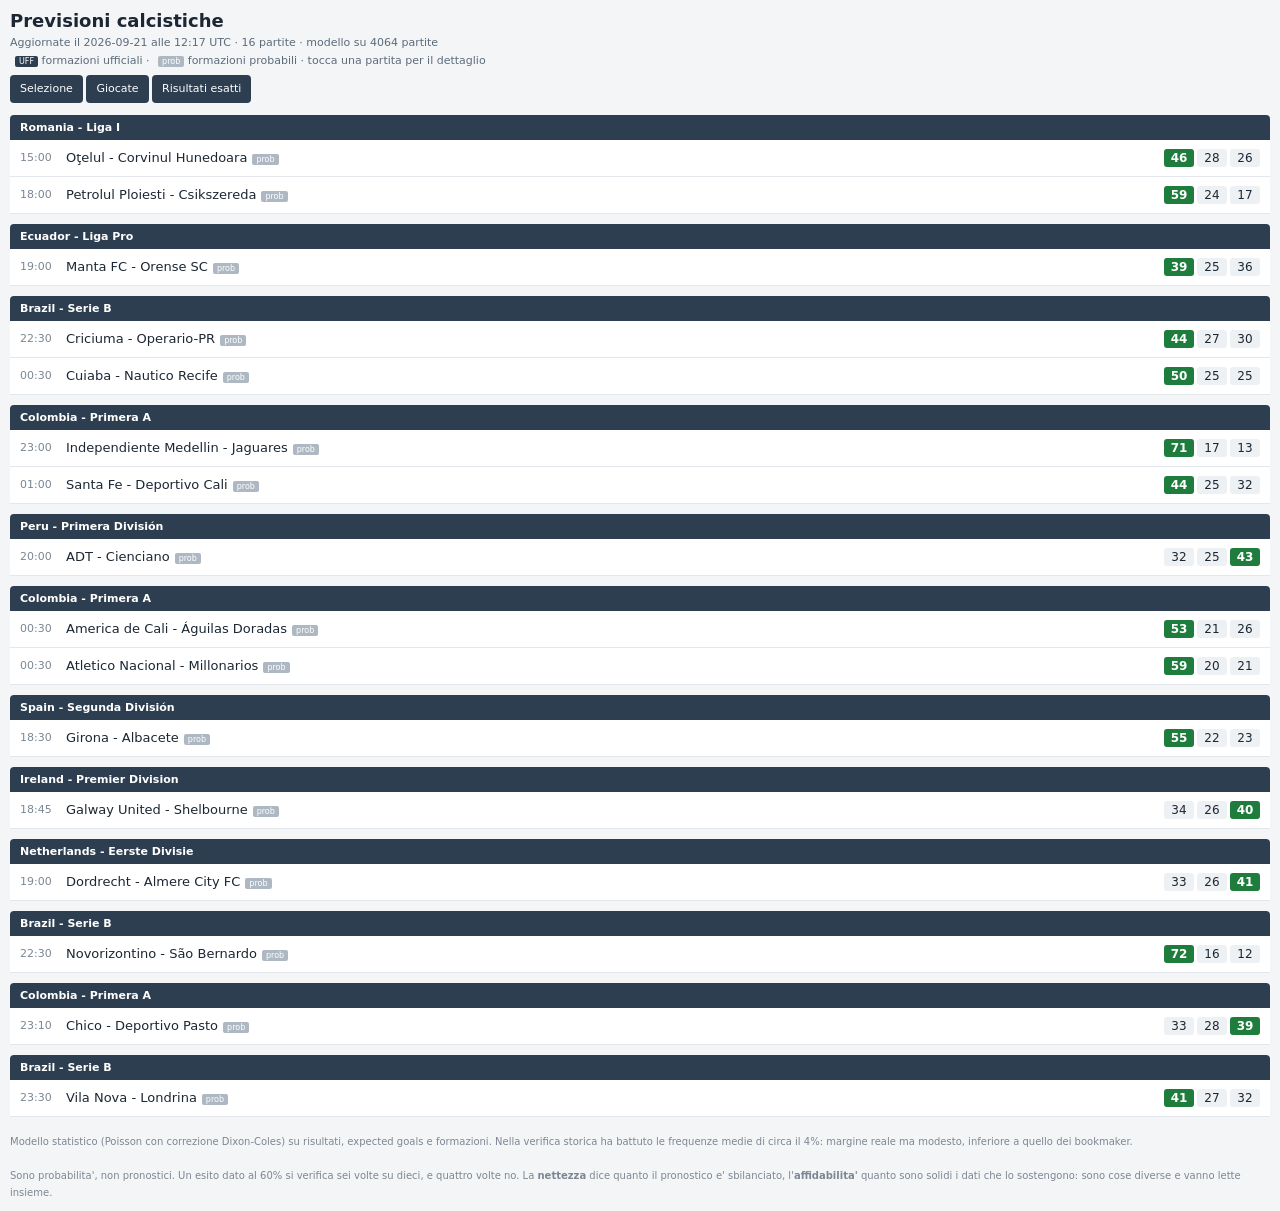
<file: docs/index.html>
<!DOCTYPE html>
<html lang="it"><head><meta charset="utf-8">
<meta name="viewport" content="width=device-width, initial-scale=1">
<title>Previsioni calcistiche</title>
<style>
 * { box-sizing: border-box; }
 body { font-family: -apple-system, system-ui, sans-serif; margin:0; padding:10px;
        background:#f4f5f7; color:#1c2733; }
 h1 { font-size:18px; margin:0 0 3px; }
 .info { font-size:11px; color:#5b6b7b; margin-bottom:12px; line-height:1.6; }
 .lega { background:#2c3e50; color:#fff; padding:6px 10px; font-size:11px;
          font-weight:600; margin-top:10px; border-radius:4px 4px 0 0; }
 details { background:#fff; border-bottom:1px solid #e4e8ec; }
 summary { display:flex; align-items:center; gap:8px; padding:9px 10px;
            cursor:pointer; list-style:none; font-size:13px; }
 summary::-webkit-details-marker { display:none; }
 .ora { font-size:11px; color:#7b8794; min-width:38px; }
 .squadre { flex:1; font-weight:500; }
 .quote { display:flex; gap:3px; }
 .q { min-width:30px; text-align:center; font-size:12px; padding:2px 3px;
       border-radius:3px; background:#eef1f4; }
 .q.forte { background:#1e7d3c; color:#fff; font-weight:600; }
 .dett { padding:4px 10px 12px; border-top:1px solid #eef1f4; }
 .gruppo { margin-top:10px; }
 .tit { font-size:10px; text-transform:uppercase; letter-spacing:.5px;
         color:#7b8794; margin-bottom:4px; }
 .m { display:inline-block; background:#f4f6f8; border-radius:4px;
       padding:4px 8px; margin:0 4px 4px 0; font-size:12px; }
 .m .e { color:#5b6b7b; margin-right:5px; }
 .m .v { font-weight:600; }
 .punteggi { font-size:12px; }
 .cf { display:flex; align-items:center; font-size:12px; padding:3px 0;
        border-bottom:1px solid #f2f4f6; }
 .cf .e { width:26px; color:#5b6b7b; font-weight:600; }
 .cf .n, .cf .mk { width:56px; text-align:right; }
 .cf .dv { width:52px; text-align:right; font-weight:600; }
 .cf.intestazione { font-size:9px; text-transform:uppercase; color:#8b98a5;
                     border-bottom:1px solid #dde3e8; font-weight:400; }
 .dv.piu { color:#1e7d3c; }
 .dv.meno { color:#b03030; }
 .dv.pari { color:#8b98a5; }
 .avviso { margin-top:6px; font-size:10px; color:#8a6d1f; background:#fdf6e3;
            padding:6px 8px; border-radius:4px; line-height:1.5; }
 .indici { margin-top:12px; padding-top:10px; border-top:1px dashed #dde3e8;
            display:flex; flex-wrap:wrap; gap:14px; font-size:12px; }
 .indici .e { color:#5b6b7b; }
 .spiega { font-size:10px; color:#8b98a5; margin-top:2px; }
 .tag { font-size:9px; padding:1px 5px; border-radius:8px; color:#fff; }
 .tag.alta { background:#1e7d3c; }
 .tag.media { background:#b8860b; }
 .tag.bassa { background:#94a3ae; }
 .uff { background:#2c3e50; color:#fff; font-size:8px; padding:1px 4px;
         border-radius:2px; margin-left:5px; }
 .prob { background:#aeb8c2; color:#fff; font-size:8px; padding:1px 4px;
          border-radius:2px; margin-left:5px; }
 .nota { margin-top:16px; font-size:10px; color:#7b8794; line-height:1.7; }
 .collegamento { display:inline-block; margin-top:6px; padding:5px 10px;
                  background:#2c3e50; color:#fff; border-radius:4px;
                  text-decoration:none; font-size:11px; }
</style></head><body>
<h1>Previsioni calcistiche</h1>
<div class="info">
Aggiornate il 2026-09-21 alle 12:17 UTC &middot;
16 partite &middot; modello su 4064 partite<br>
<span class="uff">UFF</span> formazioni ufficiali &middot;
<span class="prob">prob</span> formazioni probabili &middot;
tocca una partita per il dettaglio<br>
<a href="selezione.html" class="collegamento">Selezione</a>
<a href="giocate.html" class="collegamento">Giocate</a>
<a href="esatti.html" class="collegamento">Risultati esatti</a>
</div>
<div class="lega">Romania - Liga I</div><details><summary><span class="ora">15:00</span><span class="squadre">Oţelul - Corvinul Hunedoara<span class="prob">prob</span></span><span class="quote"><span class="q forte">46</span><span class="q">28</span><span class="q">26</span></span></summary><div class="dett"><div class="gruppo"><div class="tit">Esito finale</div><div class="m"><span class="e">1</span><span class="v">46%</span></div><div class="m"><span class="e">X</span><span class="v">28%</span></div><div class="m"><span class="e">2</span><span class="v">26%</span></div></div><div class="gruppo"><div class="tit">Doppia chance</div><div class="m"><span class="e">1X</span><span class="v">74%</span></div><div class="m"><span class="e">12</span><span class="v">72%</span></div><div class="m"><span class="e">X2</span><span class="v">54%</span></div></div><div class="gruppo"><div class="tit">Totale gol</div><div class="m"><span class="e">Over 1.5</span><span class="v">69%</span></div><div class="m"><span class="e">Under 1.5</span><span class="v">31%</span></div><div class="m"><span class="e">Over 2.5</span><span class="v">43%</span></div><div class="m"><span class="e">Under 2.5</span><span class="v">57%</span></div><div class="m"><span class="e">Over 3.5</span><span class="v">22%</span></div><div class="m"><span class="e">Under 3.5</span><span class="v">78%</span></div></div><div class="gruppo"><div class="tit">Entrambe a segno</div><div class="m"><span class="e">Gol</span><span class="v">48%</span></div><div class="m"><span class="e">NoGol</span><span class="v">52%</span></div></div><div class="gruppo"><div class="tit">Risultati piu' probabili</div><div class="punteggi">1-1 <b>13%</b> &middot; 1-0 <b>12%</b> &middot; 0-0 <b>10%</b> &middot; 2-0 <b>9%</b> &middot; 2-1 <b>9%</b></div></div><div class="gruppo"><div class="tit">Confronto con i bookmaker</div><div class="cf intestazione"><span class="e"></span><span class="n">noi</span><span class="mk">mercato</span><span class="dv">scarto</span></div><div class="cf"><span class="e">1</span><span class="n">46%</span><span class="mk">37%</span><span class="dv piu">+9</span></div><div class="cf"><span class="e">X</span><span class="n">28%</span><span class="mk">31%</span><span class="dv meno">-2</span></div><div class="cf"><span class="e">2</span><span class="n">26%</span><span class="mk">33%</span><span class="dv meno">-7</span></div><div class="spiega">medie di 9 bookmaker, margine del 9.5% gia' tolto</div></div><div class="indici"><div><span class="e">Nettezza</span> <b>19</b>/100<div class="spiega">quanto il pronostico e' sbilanciato</div></div><div><span class="e">Affidabilita'</span> <b>78</b>/100 <span class="tag alta">alta</span><div class="spiega">storico: 9 e 9 partite &middot; formazioni: probabile</div></div><div><span class="e">Gol attesi</span> <b>1.40 - 0.99</b><div class="spiega">totale 2.38</div></div></div></div></details><details><summary><span class="ora">18:00</span><span class="squadre">Petrolul Ploiesti - Csikszereda<span class="prob">prob</span></span><span class="quote"><span class="q forte">59</span><span class="q">24</span><span class="q">17</span></span></summary><div class="dett"><div class="gruppo"><div class="tit">Esito finale</div><div class="m"><span class="e">1</span><span class="v">59%</span></div><div class="m"><span class="e">X</span><span class="v">24%</span></div><div class="m"><span class="e">2</span><span class="v">17%</span></div></div><div class="gruppo"><div class="tit">Doppia chance</div><div class="m"><span class="e">1X</span><span class="v">83%</span></div><div class="m"><span class="e">12</span><span class="v">76%</span></div><div class="m"><span class="e">X2</span><span class="v">41%</span></div></div><div class="gruppo"><div class="tit">Totale gol</div><div class="m"><span class="e">Over 1.5</span><span class="v">75%</span></div><div class="m"><span class="e">Under 1.5</span><span class="v">25%</span></div><div class="m"><span class="e">Over 2.5</span><span class="v">49%</span></div><div class="m"><span class="e">Under 2.5</span><span class="v">51%</span></div><div class="m"><span class="e">Over 3.5</span><span class="v">27%</span></div><div class="m"><span class="e">Under 3.5</span><span class="v">73%</span></div></div><div class="gruppo"><div class="tit">Entrambe a segno</div><div class="m"><span class="e">Gol</span><span class="v">48%</span></div><div class="m"><span class="e">NoGol</span><span class="v">52%</span></div></div><div class="gruppo"><div class="tit">Risultati piu' probabili</div><div class="punteggi">1-0 <b>12%</b> &middot; 2-0 <b>11%</b> &middot; 1-1 <b>11%</b> &middot; 2-1 <b>10%</b> &middot; 0-0 <b>8%</b></div></div><div class="gruppo"><div class="tit">Confronto con i bookmaker</div><div class="cf intestazione"><span class="e"></span><span class="n">noi</span><span class="mk">mercato</span><span class="dv">scarto</span></div><div class="cf"><span class="e">1</span><span class="n">59%</span><span class="mk">55%</span><span class="dv piu">+4</span></div><div class="cf"><span class="e">X</span><span class="n">24%</span><span class="mk">25%</span><span class="dv meno">-1</span></div><div class="cf"><span class="e">2</span><span class="n">17%</span><span class="mk">19%</span><span class="dv meno">-2</span></div><div class="spiega">medie di 9 bookmaker, margine del 9.1% gia' tolto</div></div><div class="indici"><div><span class="e">Nettezza</span> <b>39</b>/100<div class="spiega">quanto il pronostico e' sbilanciato</div></div><div><span class="e">Affidabilita'</span> <b>78</b>/100 <span class="tag alta">alta</span><div class="spiega">storico: 9 e 9 partite &middot; formazioni: probabile</div></div><div><span class="e">Gol attesi</span> <b>1.79 - 0.85</b><div class="spiega">totale 2.64</div></div></div></div></details><div class="lega">Ecuador - Liga Pro</div><details><summary><span class="ora">19:00</span><span class="squadre">Manta FC - Orense SC<span class="prob">prob</span></span><span class="quote"><span class="q forte">39</span><span class="q">25</span><span class="q">36</span></span></summary><div class="dett"><div class="gruppo"><div class="tit">Esito finale</div><div class="m"><span class="e">1</span><span class="v">39%</span></div><div class="m"><span class="e">X</span><span class="v">25%</span></div><div class="m"><span class="e">2</span><span class="v">36%</span></div></div><div class="gruppo"><div class="tit">Doppia chance</div><div class="m"><span class="e">1X</span><span class="v">64%</span></div><div class="m"><span class="e">12</span><span class="v">75%</span></div><div class="m"><span class="e">X2</span><span class="v">61%</span></div></div><div class="gruppo"><div class="tit">Totale gol</div><div class="m"><span class="e">Over 1.5</span><span class="v">81%</span></div><div class="m"><span class="e">Under 1.5</span><span class="v">19%</span></div><div class="m"><span class="e">Over 2.5</span><span class="v">59%</span></div><div class="m"><span class="e">Under 2.5</span><span class="v">41%</span></div><div class="m"><span class="e">Over 3.5</span><span class="v">36%</span></div><div class="m"><span class="e">Under 3.5</span><span class="v">64%</span></div></div><div class="gruppo"><div class="tit">Entrambe a segno</div><div class="m"><span class="e">Gol</span><span class="v">62%</span></div><div class="m"><span class="e">NoGol</span><span class="v">38%</span></div></div><div class="gruppo"><div class="tit">Risultati piu' probabili</div><div class="punteggi">1-1 <b>12%</b> &middot; 2-1 <b>9%</b> &middot; 1-2 <b>8%</b> &middot; 1-0 <b>7%</b> &middot; 0-1 <b>7%</b></div></div><div class="gruppo"><div class="tit">Confronto con i bookmaker</div><div class="cf intestazione"><span class="e"></span><span class="n">noi</span><span class="mk">mercato</span><span class="dv">scarto</span></div><div class="cf"><span class="e">1</span><span class="n">39%</span><span class="mk">36%</span><span class="dv piu">+3</span></div><div class="cf"><span class="e">X</span><span class="n">25%</span><span class="mk">30%</span><span class="dv meno">-5</span></div><div class="cf"><span class="e">2</span><span class="n">36%</span><span class="mk">34%</span><span class="dv piu">+3</span></div><div class="spiega">medie di 8 bookmaker, margine del 10.5% gia' tolto</div></div><div class="indici"><div><span class="e">Nettezza</span> <b>8</b>/100<div class="spiega">quanto il pronostico e' sbilanciato</div></div><div><span class="e">Affidabilita'</span> <b>84</b>/100 <span class="tag alta">alta</span><div class="spiega">storico: 30 e 30 partite &middot; formazioni: probabile</div></div><div><span class="e">Gol attesi</span> <b>1.55 - 1.50</b><div class="spiega">totale 3.05</div></div></div></div></details><div class="lega">Brazil - Serie B</div><details><summary><span class="ora">22:30</span><span class="squadre">Criciuma - Operario-PR<span class="prob">prob</span></span><span class="quote"><span class="q forte">44</span><span class="q">27</span><span class="q">30</span></span></summary><div class="dett"><div class="gruppo"><div class="tit">Esito finale</div><div class="m"><span class="e">1</span><span class="v">44%</span></div><div class="m"><span class="e">X</span><span class="v">27%</span></div><div class="m"><span class="e">2</span><span class="v">30%</span></div></div><div class="gruppo"><div class="tit">Doppia chance</div><div class="m"><span class="e">1X</span><span class="v">70%</span></div><div class="m"><span class="e">12</span><span class="v">73%</span></div><div class="m"><span class="e">X2</span><span class="v">56%</span></div></div><div class="gruppo"><div class="tit">Totale gol</div><div class="m"><span class="e">Over 1.5</span><span class="v">76%</span></div><div class="m"><span class="e">Under 1.5</span><span class="v">24%</span></div><div class="m"><span class="e">Over 2.5</span><span class="v">51%</span></div><div class="m"><span class="e">Under 2.5</span><span class="v">49%</span></div><div class="m"><span class="e">Over 3.5</span><span class="v">29%</span></div><div class="m"><span class="e">Under 3.5</span><span class="v">71%</span></div></div><div class="gruppo"><div class="tit">Entrambe a segno</div><div class="m"><span class="e">Gol</span><span class="v">55%</span></div><div class="m"><span class="e">NoGol</span><span class="v">45%</span></div></div><div class="gruppo"><div class="tit">Risultati piu' probabili</div><div class="punteggi">1-1 <b>13%</b> &middot; 1-0 <b>9%</b> &middot; 2-1 <b>9%</b> &middot; 2-0 <b>7%</b> &middot; 0-1 <b>7%</b></div></div><div class="gruppo"><div class="tit">Confronto con i bookmaker</div><div class="cf intestazione"><span class="e"></span><span class="n">noi</span><span class="mk">mercato</span><span class="dv">scarto</span></div><div class="cf"><span class="e">1</span><span class="n">44%</span><span class="mk">54%</span><span class="dv meno">-10</span></div><div class="cf"><span class="e">X</span><span class="n">27%</span><span class="mk">28%</span><span class="dv meno">-1</span></div><div class="cf"><span class="e">2</span><span class="n">30%</span><span class="mk">19%</span><span class="dv piu">+11</span></div><div class="spiega">medie di 9 bookmaker, margine del 7.8% gia' tolto</div></div><div class="indici"><div><span class="e">Nettezza</span> <b>15</b>/100<div class="spiega">quanto il pronostico e' sbilanciato</div></div><div><span class="e">Affidabilita'</span> <b>84</b>/100 <span class="tag alta">alta</span><div class="spiega">storico: 28 e 28 partite &middot; formazioni: probabile</div></div><div><span class="e">Gol attesi</span> <b>1.51 - 1.21</b><div class="spiega">totale 2.72</div></div></div></div></details><details><summary><span class="ora">00:30</span><span class="squadre">Cuiaba - Nautico Recife<span class="prob">prob</span></span><span class="quote"><span class="q forte">50</span><span class="q">25</span><span class="q">25</span></span></summary><div class="dett"><div class="gruppo"><div class="tit">Esito finale</div><div class="m"><span class="e">1</span><span class="v">50%</span></div><div class="m"><span class="e">X</span><span class="v">25%</span></div><div class="m"><span class="e">2</span><span class="v">25%</span></div></div><div class="gruppo"><div class="tit">Doppia chance</div><div class="m"><span class="e">1X</span><span class="v">75%</span></div><div class="m"><span class="e">12</span><span class="v">75%</span></div><div class="m"><span class="e">X2</span><span class="v">50%</span></div></div><div class="gruppo"><div class="tit">Totale gol</div><div class="m"><span class="e">Over 1.5</span><span class="v">80%</span></div><div class="m"><span class="e">Under 1.5</span><span class="v">20%</span></div><div class="m"><span class="e">Over 2.5</span><span class="v">56%</span></div><div class="m"><span class="e">Under 2.5</span><span class="v">44%</span></div><div class="m"><span class="e">Over 3.5</span><span class="v">34%</span></div><div class="m"><span class="e">Under 3.5</span><span class="v">66%</span></div></div><div class="gruppo"><div class="tit">Entrambe a segno</div><div class="m"><span class="e">Gol</span><span class="v">58%</span></div><div class="m"><span class="e">NoGol</span><span class="v">42%</span></div></div><div class="gruppo"><div class="tit">Risultati piu' probabili</div><div class="punteggi">1-1 <b>12%</b> &middot; 2-1 <b>10%</b> &middot; 1-0 <b>9%</b> &middot; 2-0 <b>8%</b> &middot; 1-2 <b>7%</b></div></div><div class="gruppo"><div class="tit">Confronto con i bookmaker</div><div class="cf intestazione"><span class="e"></span><span class="n">noi</span><span class="mk">mercato</span><span class="dv">scarto</span></div><div class="cf"><span class="e">1</span><span class="n">50%</span><span class="mk">46%</span><span class="dv piu">+4</span></div><div class="cf"><span class="e">X</span><span class="n">25%</span><span class="mk">29%</span><span class="dv meno">-5</span></div><div class="cf"><span class="e">2</span><span class="n">25%</span><span class="mk">25%</span><span class="dv piu">+0</span></div><div class="spiega">medie di 9 bookmaker, margine del 8.2% gia' tolto</div></div><div class="indici"><div><span class="e">Nettezza</span> <b>25</b>/100<div class="spiega">quanto il pronostico e' sbilanciato</div></div><div><span class="e">Affidabilita'</span> <b>84</b>/100 <span class="tag alta">alta</span><div class="spiega">storico: 28 e 28 partite &middot; formazioni: probabile</div></div><div><span class="e">Gol attesi</span> <b>1.75 - 1.19</b><div class="spiega">totale 2.94</div></div></div></div></details><div class="lega">Colombia - Primera A</div><details><summary><span class="ora">23:00</span><span class="squadre">Independiente Medellin - Jaguares<span class="prob">prob</span></span><span class="quote"><span class="q forte">71</span><span class="q">17</span><span class="q">13</span></span></summary><div class="dett"><div class="gruppo"><div class="tit">Esito finale</div><div class="m"><span class="e">1</span><span class="v">71%</span></div><div class="m"><span class="e">X</span><span class="v">17%</span></div><div class="m"><span class="e">2</span><span class="v">13%</span></div></div><div class="gruppo"><div class="tit">Doppia chance</div><div class="m"><span class="e">1X</span><span class="v">87%</span></div><div class="m"><span class="e">12</span><span class="v">83%</span></div><div class="m"><span class="e">X2</span><span class="v">29%</span></div></div><div class="gruppo"><div class="tit">Totale gol</div><div class="m"><span class="e">Over 1.5</span><span class="v">89%</span></div><div class="m"><span class="e">Under 1.5</span><span class="v">11%</span></div><div class="m"><span class="e">Over 2.5</span><span class="v">72%</span></div><div class="m"><span class="e">Under 2.5</span><span class="v">28%</span></div><div class="m"><span class="e">Over 3.5</span><span class="v">52%</span></div><div class="m"><span class="e">Under 3.5</span><span class="v">48%</span></div></div><div class="gruppo"><div class="tit">Entrambe a segno</div><div class="m"><span class="e">Gol</span><span class="v">62%</span></div><div class="m"><span class="e">NoGol</span><span class="v">38%</span></div></div><div class="gruppo"><div class="tit">Risultati piu' probabili</div><div class="punteggi">2-1 <b>9%</b> &middot; 2-0 <b>8%</b> &middot; 3-1 <b>8%</b> &middot; 3-0 <b>8%</b> &middot; 1-1 <b>7%</b></div></div><div class="gruppo"><div class="tit">Confronto con i bookmaker</div><div class="cf intestazione"><span class="e"></span><span class="n">noi</span><span class="mk">mercato</span><span class="dv">scarto</span></div><div class="cf"><span class="e">1</span><span class="n">71%</span><span class="mk">71%</span><span class="dv piu">+0</span></div><div class="cf"><span class="e">X</span><span class="n">17%</span><span class="mk">19%</span><span class="dv meno">-2</span></div><div class="cf"><span class="e">2</span><span class="n">13%</span><span class="mk">11%</span><span class="dv piu">+2</span></div><div class="spiega">medie di 8 bookmaker, margine del 7.8% gia' tolto</div></div><div class="indici"><div><span class="e">Nettezza</span> <b>56</b>/100<div class="spiega">quanto il pronostico e' sbilanciato</div></div><div><span class="e">Affidabilita'</span> <b>84</b>/100 <span class="tag alta">alta</span><div class="spiega">storico: 27 e 27 partite &middot; formazioni: probabile</div></div><div><span class="e">Gol attesi</span> <b>2.68 - 1.07</b><div class="spiega">totale 3.75</div></div></div></div></details><details><summary><span class="ora">01:00</span><span class="squadre">Santa Fe - Deportivo Cali<span class="prob">prob</span></span><span class="quote"><span class="q forte">44</span><span class="q">25</span><span class="q">32</span></span></summary><div class="dett"><div class="gruppo"><div class="tit">Esito finale</div><div class="m"><span class="e">1</span><span class="v">44%</span></div><div class="m"><span class="e">X</span><span class="v">25%</span></div><div class="m"><span class="e">2</span><span class="v">32%</span></div></div><div class="gruppo"><div class="tit">Doppia chance</div><div class="m"><span class="e">1X</span><span class="v">68%</span></div><div class="m"><span class="e">12</span><span class="v">75%</span></div><div class="m"><span class="e">X2</span><span class="v">56%</span></div></div><div class="gruppo"><div class="tit">Totale gol</div><div class="m"><span class="e">Over 1.5</span><span class="v">82%</span></div><div class="m"><span class="e">Under 1.5</span><span class="v">18%</span></div><div class="m"><span class="e">Over 2.5</span><span class="v">60%</span></div><div class="m"><span class="e">Under 2.5</span><span class="v">40%</span></div><div class="m"><span class="e">Over 3.5</span><span class="v">37%</span></div><div class="m"><span class="e">Under 3.5</span><span class="v">63%</span></div></div><div class="gruppo"><div class="tit">Entrambe a segno</div><div class="m"><span class="e">Gol</span><span class="v">62%</span></div><div class="m"><span class="e">NoGol</span><span class="v">38%</span></div></div><div class="gruppo"><div class="tit">Risultati piu' probabili</div><div class="punteggi">1-1 <b>11%</b> &middot; 2-1 <b>9%</b> &middot; 1-2 <b>8%</b> &middot; 1-0 <b>7%</b> &middot; 2-0 <b>6%</b></div></div><div class="gruppo"><div class="tit">Confronto con i bookmaker</div><div class="cf intestazione"><span class="e"></span><span class="n">noi</span><span class="mk">mercato</span><span class="dv">scarto</span></div><div class="cf"><span class="e">1</span><span class="n">44%</span><span class="mk">44%</span><span class="dv piu">+0</span></div><div class="cf"><span class="e">X</span><span class="n">25%</span><span class="mk">30%</span><span class="dv meno">-6</span></div><div class="cf"><span class="e">2</span><span class="n">32%</span><span class="mk">26%</span><span class="dv piu">+6</span></div><div class="spiega">medie di 8 bookmaker, margine del 7.6% gia' tolto</div></div><div class="indici"><div><span class="e">Nettezza</span> <b>16</b>/100<div class="spiega">quanto il pronostico e' sbilanciato</div></div><div><span class="e">Affidabilita'</span> <b>84</b>/100 <span class="tag alta">alta</span><div class="spiega">storico: 32 e 28 partite &middot; formazioni: probabile</div></div><div><span class="e">Gol attesi</span> <b>1.69 - 1.41</b><div class="spiega">totale 3.10</div></div></div></div></details><div class="lega">Peru - Primera División</div><details><summary><span class="ora">20:00</span><span class="squadre">ADT - Cienciano<span class="prob">prob</span></span><span class="quote"><span class="q">32</span><span class="q">25</span><span class="q forte">43</span></span></summary><div class="dett"><div class="gruppo"><div class="tit">Esito finale</div><div class="m"><span class="e">1</span><span class="v">32%</span></div><div class="m"><span class="e">X</span><span class="v">25%</span></div><div class="m"><span class="e">2</span><span class="v">43%</span></div></div><div class="gruppo"><div class="tit">Doppia chance</div><div class="m"><span class="e">1X</span><span class="v">57%</span></div><div class="m"><span class="e">12</span><span class="v">75%</span></div><div class="m"><span class="e">X2</span><span class="v">68%</span></div></div><div class="gruppo"><div class="tit">Totale gol</div><div class="m"><span class="e">Over 1.5</span><span class="v">82%</span></div><div class="m"><span class="e">Under 1.5</span><span class="v">18%</span></div><div class="m"><span class="e">Over 2.5</span><span class="v">59%</span></div><div class="m"><span class="e">Under 2.5</span><span class="v">41%</span></div><div class="m"><span class="e">Over 3.5</span><span class="v">37%</span></div><div class="m"><span class="e">Under 3.5</span><span class="v">63%</span></div></div><div class="gruppo"><div class="tit">Entrambe a segno</div><div class="m"><span class="e">Gol</span><span class="v">62%</span></div><div class="m"><span class="e">NoGol</span><span class="v">38%</span></div></div><div class="gruppo"><div class="tit">Risultati piu' probabili</div><div class="punteggi">1-1 <b>11%</b> &middot; 1-2 <b>9%</b> &middot; 2-1 <b>8%</b> &middot; 0-1 <b>7%</b> &middot; 0-2 <b>6%</b></div></div><div class="gruppo"><div class="tit">Confronto con i bookmaker</div><div class="cf intestazione"><span class="e"></span><span class="n">noi</span><span class="mk">mercato</span><span class="dv">scarto</span></div><div class="cf"><span class="e">1</span><span class="n">32%</span><span class="mk">32%</span><span class="dv piu">+0</span></div><div class="cf"><span class="e">X</span><span class="n">25%</span><span class="mk">28%</span><span class="dv meno">-3</span></div><div class="cf"><span class="e">2</span><span class="n">43%</span><span class="mk">41%</span><span class="dv piu">+3</span></div><div class="spiega">medie di 6 bookmaker, margine del 8.8% gia' tolto</div></div><div class="indici"><div><span class="e">Nettezza</span> <b>15</b>/100<div class="spiega">quanto il pronostico e' sbilanciato</div></div><div><span class="e">Affidabilita'</span> <b>84</b>/100 <span class="tag alta">alta</span><div class="spiega">storico: 26 e 25 partite &middot; formazioni: probabile</div></div><div><span class="e">Gol attesi</span> <b>1.41 - 1.67</b><div class="spiega">totale 3.07</div></div></div></div></details><div class="lega">Colombia - Primera A</div><details><summary><span class="ora">00:30</span><span class="squadre">America de Cali - Águilas Doradas<span class="prob">prob</span></span><span class="quote"><span class="q forte">53</span><span class="q">21</span><span class="q">26</span></span></summary><div class="dett"><div class="gruppo"><div class="tit">Esito finale</div><div class="m"><span class="e">1</span><span class="v">53%</span></div><div class="m"><span class="e">X</span><span class="v">21%</span></div><div class="m"><span class="e">2</span><span class="v">26%</span></div></div><div class="gruppo"><div class="tit">Doppia chance</div><div class="m"><span class="e">1X</span><span class="v">74%</span></div><div class="m"><span class="e">12</span><span class="v">79%</span></div><div class="m"><span class="e">X2</span><span class="v">47%</span></div></div><div class="gruppo"><div class="tit">Totale gol</div><div class="m"><span class="e">Over 1.5</span><span class="v">89%</span></div><div class="m"><span class="e">Under 1.5</span><span class="v">11%</span></div><div class="m"><span class="e">Over 2.5</span><span class="v">71%</span></div><div class="m"><span class="e">Under 2.5</span><span class="v">29%</span></div><div class="m"><span class="e">Over 3.5</span><span class="v">50%</span></div><div class="m"><span class="e">Under 3.5</span><span class="v">50%</span></div></div><div class="gruppo"><div class="tit">Entrambe a segno</div><div class="m"><span class="e">Gol</span><span class="v">69%</span></div><div class="m"><span class="e">NoGol</span><span class="v">31%</span></div></div><div class="gruppo"><div class="tit">Risultati piu' probabili</div><div class="punteggi">2-1 <b>9%</b> &middot; 1-1 <b>9%</b> &middot; 2-2 <b>7%</b> &middot; 3-1 <b>7%</b> &middot; 1-2 <b>6%</b></div></div><div class="gruppo"><div class="tit">Confronto con i bookmaker</div><div class="cf intestazione"><span class="e"></span><span class="n">noi</span><span class="mk">mercato</span><span class="dv">scarto</span></div><div class="cf"><span class="e">1</span><span class="n">53%</span><span class="mk">56%</span><span class="dv meno">-3</span></div><div class="cf"><span class="e">X</span><span class="n">21%</span><span class="mk">26%</span><span class="dv meno">-4</span></div><div class="cf"><span class="e">2</span><span class="n">26%</span><span class="mk">18%</span><span class="dv piu">+8</span></div><div class="spiega">medie di 7 bookmaker, margine del 7.7% gia' tolto</div></div><div class="indici"><div><span class="e">Nettezza</span> <b>30</b>/100<div class="spiega">quanto il pronostico e' sbilanciato</div></div><div><span class="e">Affidabilita'</span> <b>84</b>/100 <span class="tag alta">alta</span><div class="spiega">storico: 31 e 27 partite &middot; formazioni: probabile</div></div><div><span class="e">Gol attesi</span> <b>2.20 - 1.50</b><div class="spiega">totale 3.70</div></div></div></div></details><details><summary><span class="ora">00:30</span><span class="squadre">Atletico Nacional - Millonarios<span class="prob">prob</span></span><span class="quote"><span class="q forte">59</span><span class="q">20</span><span class="q">21</span></span></summary><div class="dett"><div class="gruppo"><div class="tit">Esito finale</div><div class="m"><span class="e">1</span><span class="v">59%</span></div><div class="m"><span class="e">X</span><span class="v">20%</span></div><div class="m"><span class="e">2</span><span class="v">21%</span></div></div><div class="gruppo"><div class="tit">Doppia chance</div><div class="m"><span class="e">1X</span><span class="v">79%</span></div><div class="m"><span class="e">12</span><span class="v">80%</span></div><div class="m"><span class="e">X2</span><span class="v">41%</span></div></div><div class="gruppo"><div class="tit">Totale gol</div><div class="m"><span class="e">Over 1.5</span><span class="v">88%</span></div><div class="m"><span class="e">Under 1.5</span><span class="v">12%</span></div><div class="m"><span class="e">Over 2.5</span><span class="v">70%</span></div><div class="m"><span class="e">Under 2.5</span><span class="v">30%</span></div><div class="m"><span class="e">Over 3.5</span><span class="v">49%</span></div><div class="m"><span class="e">Under 3.5</span><span class="v">51%</span></div></div><div class="gruppo"><div class="tit">Entrambe a segno</div><div class="m"><span class="e">Gol</span><span class="v">67%</span></div><div class="m"><span class="e">NoGol</span><span class="v">33%</span></div></div><div class="gruppo"><div class="tit">Risultati piu' probabili</div><div class="punteggi">2-1 <b>9%</b> &middot; 1-1 <b>8%</b> &middot; 3-1 <b>7%</b> &middot; 2-0 <b>7%</b> &middot; 2-2 <b>6%</b></div></div><div class="indici"><div><span class="e">Nettezza</span> <b>38</b>/100<div class="spiega">quanto il pronostico e' sbilanciato</div></div><div><span class="e">Affidabilita'</span> <b>84</b>/100 <span class="tag alta">alta</span><div class="spiega">storico: 33 e 30 partite &middot; formazioni: probabile</div></div><div><span class="e">Gol attesi</span> <b>2.31 - 1.33</b><div class="spiega">totale 3.64</div></div></div></div></details><div class="lega">Spain - Segunda División</div><details><summary><span class="ora">18:30</span><span class="squadre">Girona - Albacete<span class="prob">prob</span></span><span class="quote"><span class="q forte">55</span><span class="q">22</span><span class="q">23</span></span></summary><div class="dett"><div class="gruppo"><div class="tit">Esito finale</div><div class="m"><span class="e">1</span><span class="v">55%</span></div><div class="m"><span class="e">X</span><span class="v">22%</span></div><div class="m"><span class="e">2</span><span class="v">23%</span></div></div><div class="gruppo"><div class="tit">Doppia chance</div><div class="m"><span class="e">1X</span><span class="v">77%</span></div><div class="m"><span class="e">12</span><span class="v">78%</span></div><div class="m"><span class="e">X2</span><span class="v">45%</span></div></div><div class="gruppo"><div class="tit">Totale gol</div><div class="m"><span class="e">Over 1.5</span><span class="v">85%</span></div><div class="m"><span class="e">Under 1.5</span><span class="v">15%</span></div><div class="m"><span class="e">Over 2.5</span><span class="v">64%</span></div><div class="m"><span class="e">Under 2.5</span><span class="v">36%</span></div><div class="m"><span class="e">Over 3.5</span><span class="v">42%</span></div><div class="m"><span class="e">Under 3.5</span><span class="v">58%</span></div></div><div class="gruppo"><div class="tit">Entrambe a segno</div><div class="m"><span class="e">Gol</span><span class="v">63%</span></div><div class="m"><span class="e">NoGol</span><span class="v">37%</span></div></div><div class="gruppo"><div class="tit">Risultati piu' probabili</div><div class="punteggi">1-1 <b>10%</b> &middot; 2-1 <b>10%</b> &middot; 2-0 <b>8%</b> &middot; 1-0 <b>7%</b> &middot; 3-1 <b>7%</b></div></div><div class="gruppo"><div class="tit">Confronto con i bookmaker</div><div class="cf intestazione"><span class="e"></span><span class="n">noi</span><span class="mk">mercato</span><span class="dv">scarto</span></div><div class="cf"><span class="e">1</span><span class="n">55%</span><span class="mk">62%</span><span class="dv meno">-8</span></div><div class="cf"><span class="e">X</span><span class="n">22%</span><span class="mk">21%</span><span class="dv piu">+1</span></div><div class="cf"><span class="e">2</span><span class="n">23%</span><span class="mk">17%</span><span class="dv piu">+7</span></div><div class="spiega">medie di 7 bookmaker, margine del 7.9% gia' tolto</div></div><div class="indici"><div><span class="e">Nettezza</span> <b>32</b>/100<div class="spiega">quanto il pronostico e' sbilanciato</div></div><div><span class="e">Affidabilita'</span> <b>84</b>/100 <span class="tag alta">alta</span><div class="spiega">storico: 12 e 12 partite &middot; formazioni: probabile</div></div><div><span class="e">Gol attesi</span> <b>2.03 - 1.27</b><div class="spiega">totale 3.30</div></div></div></div></details><div class="lega">Ireland - Premier Division</div><details><summary><span class="ora">18:45</span><span class="squadre">Galway United - Shelbourne<span class="prob">prob</span></span><span class="quote"><span class="q">34</span><span class="q">26</span><span class="q forte">40</span></span></summary><div class="dett"><div class="gruppo"><div class="tit">Esito finale</div><div class="m"><span class="e">1</span><span class="v">34%</span></div><div class="m"><span class="e">X</span><span class="v">26%</span></div><div class="m"><span class="e">2</span><span class="v">40%</span></div></div><div class="gruppo"><div class="tit">Doppia chance</div><div class="m"><span class="e">1X</span><span class="v">60%</span></div><div class="m"><span class="e">12</span><span class="v">74%</span></div><div class="m"><span class="e">X2</span><span class="v">66%</span></div></div><div class="gruppo"><div class="tit">Totale gol</div><div class="m"><span class="e">Over 1.5</span><span class="v">79%</span></div><div class="m"><span class="e">Under 1.5</span><span class="v">21%</span></div><div class="m"><span class="e">Over 2.5</span><span class="v">56%</span></div><div class="m"><span class="e">Under 2.5</span><span class="v">44%</span></div><div class="m"><span class="e">Over 3.5</span><span class="v">34%</span></div><div class="m"><span class="e">Under 3.5</span><span class="v">66%</span></div></div><div class="gruppo"><div class="tit">Entrambe a segno</div><div class="m"><span class="e">Gol</span><span class="v">59%</span></div><div class="m"><span class="e">NoGol</span><span class="v">41%</span></div></div><div class="gruppo"><div class="tit">Risultati piu' probabili</div><div class="punteggi">1-1 <b>12%</b> &middot; 1-2 <b>9%</b> &middot; 2-1 <b>8%</b> &middot; 0-1 <b>8%</b> &middot; 1-0 <b>7%</b></div></div><div class="gruppo"><div class="tit">Confronto con i bookmaker</div><div class="cf intestazione"><span class="e"></span><span class="n">noi</span><span class="mk">mercato</span><span class="dv">scarto</span></div><div class="cf"><span class="e">1</span><span class="n">34%</span><span class="mk">33%</span><span class="dv piu">+1</span></div><div class="cf"><span class="e">X</span><span class="n">26%</span><span class="mk">27%</span><span class="dv meno">-1</span></div><div class="cf"><span class="e">2</span><span class="n">40%</span><span class="mk">40%</span><span class="dv pari">+0</span></div><div class="spiega">medie di 6 bookmaker, margine del 7.7% gia' tolto</div></div><div class="indici"><div><span class="e">Nettezza</span> <b>10</b>/100<div class="spiega">quanto il pronostico e' sbilanciato</div></div><div><span class="e">Affidabilita'</span> <b>84</b>/100 <span class="tag alta">alta</span><div class="spiega">storico: 31 e 31 partite &middot; formazioni: probabile</div></div><div><span class="e">Gol attesi</span> <b>1.39 - 1.53</b><div class="spiega">totale 2.92</div></div></div></div></details><div class="lega">Netherlands - Eerste Divisie</div><details><summary><span class="ora">19:00</span><span class="squadre">Dordrecht - Almere City FC<span class="prob">prob</span></span><span class="quote"><span class="q">33</span><span class="q">26</span><span class="q forte">41</span></span></summary><div class="dett"><div class="gruppo"><div class="tit">Esito finale</div><div class="m"><span class="e">1</span><span class="v">33%</span></div><div class="m"><span class="e">X</span><span class="v">26%</span></div><div class="m"><span class="e">2</span><span class="v">41%</span></div></div><div class="gruppo"><div class="tit">Doppia chance</div><div class="m"><span class="e">1X</span><span class="v">59%</span></div><div class="m"><span class="e">12</span><span class="v">74%</span></div><div class="m"><span class="e">X2</span><span class="v">67%</span></div></div><div class="gruppo"><div class="tit">Totale gol</div><div class="m"><span class="e">Over 1.5</span><span class="v">79%</span></div><div class="m"><span class="e">Under 1.5</span><span class="v">21%</span></div><div class="m"><span class="e">Over 2.5</span><span class="v">55%</span></div><div class="m"><span class="e">Under 2.5</span><span class="v">45%</span></div><div class="m"><span class="e">Over 3.5</span><span class="v">33%</span></div><div class="m"><span class="e">Under 3.5</span><span class="v">67%</span></div></div><div class="gruppo"><div class="tit">Entrambe a segno</div><div class="m"><span class="e">Gol</span><span class="v">59%</span></div><div class="m"><span class="e">NoGol</span><span class="v">41%</span></div></div><div class="gruppo"><div class="tit">Risultati piu' probabili</div><div class="punteggi">1-1 <b>12%</b> &middot; 1-2 <b>9%</b> &middot; 2-1 <b>8%</b> &middot; 0-1 <b>8%</b> &middot; 1-0 <b>7%</b></div></div><div class="gruppo"><div class="tit">Confronto con i bookmaker</div><div class="cf intestazione"><span class="e"></span><span class="n">noi</span><span class="mk">mercato</span><span class="dv">scarto</span></div><div class="cf"><span class="e">1</span><span class="n">33%</span><span class="mk">31%</span><span class="dv piu">+2</span></div><div class="cf"><span class="e">X</span><span class="n">26%</span><span class="mk">24%</span><span class="dv piu">+1</span></div><div class="cf"><span class="e">2</span><span class="n">41%</span><span class="mk">44%</span><span class="dv meno">-4</span></div><div class="spiega">medie di 6 bookmaker, margine del 8.1% gia' tolto</div></div><div class="indici"><div><span class="e">Nettezza</span> <b>11</b>/100<div class="spiega">quanto il pronostico e' sbilanciato</div></div><div><span class="e">Affidabilita'</span> <b>84</b>/100 <span class="tag alta">alta</span><div class="spiega">storico: 12 e 16 partite &middot; formazioni: probabile</div></div><div><span class="e">Gol attesi</span> <b>1.37 - 1.53</b><div class="spiega">totale 2.90</div></div></div></div></details><div class="lega">Brazil - Serie B</div><details><summary><span class="ora">22:30</span><span class="squadre">Novorizontino - São Bernardo<span class="prob">prob</span></span><span class="quote"><span class="q forte">72</span><span class="q">16</span><span class="q">12</span></span></summary><div class="dett"><div class="gruppo"><div class="tit">Esito finale</div><div class="m"><span class="e">1</span><span class="v">72%</span></div><div class="m"><span class="e">X</span><span class="v">16%</span></div><div class="m"><span class="e">2</span><span class="v">12%</span></div></div><div class="gruppo"><div class="tit">Doppia chance</div><div class="m"><span class="e">1X</span><span class="v">88%</span></div><div class="m"><span class="e">12</span><span class="v">84%</span></div><div class="m"><span class="e">X2</span><span class="v">28%</span></div></div><div class="gruppo"><div class="tit">Totale gol</div><div class="m"><span class="e">Over 1.5</span><span class="v">88%</span></div><div class="m"><span class="e">Under 1.5</span><span class="v">12%</span></div><div class="m"><span class="e">Over 2.5</span><span class="v">70%</span></div><div class="m"><span class="e">Under 2.5</span><span class="v">30%</span></div><div class="m"><span class="e">Over 3.5</span><span class="v">49%</span></div><div class="m"><span class="e">Under 3.5</span><span class="v">51%</span></div></div><div class="gruppo"><div class="tit">Entrambe a segno</div><div class="m"><span class="e">Gol</span><span class="v">59%</span></div><div class="m"><span class="e">NoGol</span><span class="v">41%</span></div></div><div class="gruppo"><div class="tit">Risultati piu' probabili</div><div class="punteggi">2-1 <b>9%</b> &middot; 2-0 <b>9%</b> &middot; 3-1 <b>8%</b> &middot; 3-0 <b>8%</b> &middot; 1-1 <b>7%</b></div></div><div class="gruppo"><div class="tit">Confronto con i bookmaker</div><div class="cf intestazione"><span class="e"></span><span class="n">noi</span><span class="mk">mercato</span><span class="dv">scarto</span></div><div class="cf"><span class="e">1</span><span class="n">72%</span><span class="mk">60%</span><span class="dv piu">+12</span></div><div class="cf"><span class="e">X</span><span class="n">16%</span><span class="mk">24%</span><span class="dv meno">-7</span></div><div class="cf"><span class="e">2</span><span class="n">12%</span><span class="mk">17%</span><span class="dv meno">-5</span></div><div class="spiega">medie di 6 bookmaker, margine del 7.6% gia' tolto</div></div><div class="indici"><div><span class="e">Nettezza</span> <b>58</b>/100<div class="spiega">quanto il pronostico e' sbilanciato</div></div><div><span class="e">Affidabilita'</span> <b>84</b>/100 <span class="tag alta">alta</span><div class="spiega">storico: 29 e 29 partite &middot; formazioni: probabile</div></div><div><span class="e">Gol attesi</span> <b>2.64 - 1.00</b><div class="spiega">totale 3.64</div></div></div></div></details><div class="lega">Colombia - Primera A</div><details><summary><span class="ora">23:10</span><span class="squadre">Chico - Deportivo Pasto<span class="prob">prob</span></span><span class="quote"><span class="q">33</span><span class="q">28</span><span class="q forte">39</span></span></summary><div class="dett"><div class="gruppo"><div class="tit">Esito finale</div><div class="m"><span class="e">1</span><span class="v">33%</span></div><div class="m"><span class="e">X</span><span class="v">28%</span></div><div class="m"><span class="e">2</span><span class="v">39%</span></div></div><div class="gruppo"><div class="tit">Doppia chance</div><div class="m"><span class="e">1X</span><span class="v">61%</span></div><div class="m"><span class="e">12</span><span class="v">72%</span></div><div class="m"><span class="e">X2</span><span class="v">67%</span></div></div><div class="gruppo"><div class="tit">Totale gol</div><div class="m"><span class="e">Over 1.5</span><span class="v">72%</span></div><div class="m"><span class="e">Under 1.5</span><span class="v">28%</span></div><div class="m"><span class="e">Over 2.5</span><span class="v">46%</span></div><div class="m"><span class="e">Under 2.5</span><span class="v">54%</span></div><div class="m"><span class="e">Over 3.5</span><span class="v">24%</span></div><div class="m"><span class="e">Under 3.5</span><span class="v">76%</span></div></div><div class="gruppo"><div class="tit">Entrambe a segno</div><div class="m"><span class="e">Gol</span><span class="v">51%</span></div><div class="m"><span class="e">NoGol</span><span class="v">49%</span></div></div><div class="gruppo"><div class="tit">Risultati piu' probabili</div><div class="punteggi">1-1 <b>13%</b> &middot; 0-1 <b>10%</b> &middot; 1-0 <b>9%</b> &middot; 0-0 <b>9%</b> &middot; 1-2 <b>8%</b></div></div><div class="gruppo"><div class="tit">Confronto con i bookmaker</div><div class="cf intestazione"><span class="e"></span><span class="n">noi</span><span class="mk">mercato</span><span class="dv">scarto</span></div><div class="cf"><span class="e">1</span><span class="n">33%</span><span class="mk">38%</span><span class="dv meno">-4</span></div><div class="cf"><span class="e">X</span><span class="n">28%</span><span class="mk">31%</span><span class="dv meno">-3</span></div><div class="cf"><span class="e">2</span><span class="n">39%</span><span class="mk">32%</span><span class="dv piu">+7</span></div><div class="spiega">medie di 6 bookmaker, margine del 8.1% gia' tolto</div></div><div class="indici"><div><span class="e">Nettezza</span> <b>8</b>/100<div class="spiega">quanto il pronostico e' sbilanciato</div></div><div><span class="e">Affidabilita'</span> <b>84</b>/100 <span class="tag alta">alta</span><div class="spiega">storico: 28 e 31 partite &middot; formazioni: probabile</div></div><div><span class="e">Gol attesi</span> <b>1.19 - 1.31</b><div class="spiega">totale 2.50</div></div></div></div></details><div class="lega">Brazil - Serie B</div><details><summary><span class="ora">23:30</span><span class="squadre">Vila Nova - Londrina<span class="prob">prob</span></span><span class="quote"><span class="q forte">41</span><span class="q">27</span><span class="q">32</span></span></summary><div class="dett"><div class="gruppo"><div class="tit">Esito finale</div><div class="m"><span class="e">1</span><span class="v">41%</span></div><div class="m"><span class="e">X</span><span class="v">27%</span></div><div class="m"><span class="e">2</span><span class="v">32%</span></div></div><div class="gruppo"><div class="tit">Doppia chance</div><div class="m"><span class="e">1X</span><span class="v">68%</span></div><div class="m"><span class="e">12</span><span class="v">73%</span></div><div class="m"><span class="e">X2</span><span class="v">59%</span></div></div><div class="gruppo"><div class="tit">Totale gol</div><div class="m"><span class="e">Over 1.5</span><span class="v">76%</span></div><div class="m"><span class="e">Under 1.5</span><span class="v">24%</span></div><div class="m"><span class="e">Over 2.5</span><span class="v">51%</span></div><div class="m"><span class="e">Under 2.5</span><span class="v">49%</span></div><div class="m"><span class="e">Over 3.5</span><span class="v">29%</span></div><div class="m"><span class="e">Under 3.5</span><span class="v">71%</span></div></div><div class="gruppo"><div class="tit">Entrambe a segno</div><div class="m"><span class="e">Gol</span><span class="v">56%</span></div><div class="m"><span class="e">NoGol</span><span class="v">44%</span></div></div><div class="gruppo"><div class="tit">Risultati piu' probabili</div><div class="punteggi">1-1 <b>13%</b> &middot; 1-0 <b>9%</b> &middot; 2-1 <b>9%</b> &middot; 0-1 <b>8%</b> &middot; 1-2 <b>8%</b></div></div><div class="gruppo"><div class="tit">Confronto con i bookmaker</div><div class="cf intestazione"><span class="e"></span><span class="n">noi</span><span class="mk">mercato</span><span class="dv">scarto</span></div><div class="cf"><span class="e">1</span><span class="n">41%</span><span class="mk">60%</span><span class="dv meno">-18</span></div><div class="cf"><span class="e">X</span><span class="n">27%</span><span class="mk">25%</span><span class="dv piu">+2</span></div><div class="cf"><span class="e">2</span><span class="n">32%</span><span class="mk">16%</span><span class="dv piu">+16</span></div><div class="spiega">medie di 6 bookmaker, margine del 7.3% gia' tolto</div><div class="avviso">Divergenza forte. Nei nostri test le grandi divergenze sono piu' spesso un errore nostro che un'intuizione: il modello ha poco storico e sottostima le squadre nettamente superiori.</div></div><div class="indici"><div><span class="e">Nettezza</span> <b>12</b>/100<div class="spiega">quanto il pronostico e' sbilanciato</div></div><div><span class="e">Affidabilita'</span> <b>84</b>/100 <span class="tag alta">alta</span><div class="spiega">storico: 29 e 29 partite &middot; formazioni: probabile</div></div><div><span class="e">Gol attesi</span> <b>1.46 - 1.26</b><div class="spiega">totale 2.72</div></div></div></div></details>
<div class="nota">
Modello statistico (Poisson con correzione Dixon-Coles) su risultati,
expected goals e formazioni. Nella verifica storica ha battuto le
frequenze medie di circa il 4%: margine reale ma modesto, inferiore a
quello dei bookmaker.<br><br>
Sono probabilita', non pronostici. Un esito dato al 60% si verifica sei
volte su dieci, e quattro volte no. La <b>nettezza</b> dice quanto il
pronostico e' sbilanciato, l'<b>affidabilita'</b> quanto sono solidi i
dati che lo sostengono: sono cose diverse e vanno lette insieme.
</div>
</body></html>
</file>
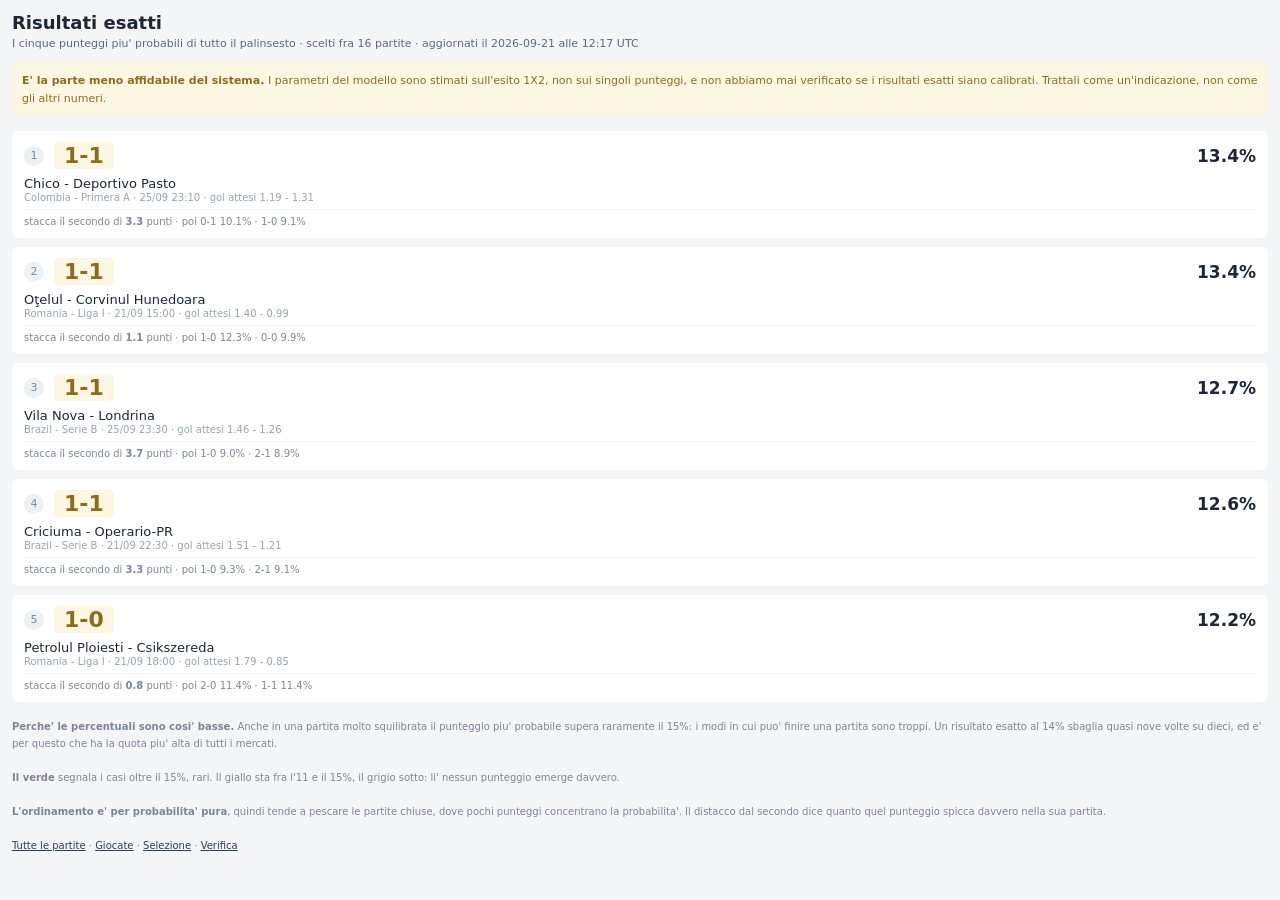
<file: docs/esatti.html>
<!DOCTYPE html>
<html lang="it"><head><meta charset="utf-8">
<meta name="viewport" content="width=device-width, initial-scale=1">
<title>Risultati esatti</title>
<style>
 body { font-family:-apple-system,system-ui,sans-serif; margin:0; padding:12px;
        background:#f4f5f7; color:#1c2733; }
 h1 { font-size:18px; margin:0 0 4px; }
 .sottotitolo { font-size:11px; color:#5b6b7b; margin-bottom:12px; }
 .avviso { background:#fdf6e3; color:#8a6d1f; font-size:11px; padding:10px;
            border-radius:6px; margin-bottom:14px; line-height:1.6; }
 .scelta { background:#fff; border-radius:6px; padding:11px 12px;
            margin-bottom:9px; }
 .s-top { display:flex; align-items:center; gap:10px; }
 .s-pos { width:20px; height:20px; border-radius:50%; background:#eef1f4;
           color:#7b8794; font-size:11px; text-align:center;
           line-height:20px; flex-shrink:0; }
 .s-ris { font-size:22px; font-weight:600; padding:1px 10px;
           border-radius:5px; }
 .s-ris.netto { background:#e3f2e3; color:#15642f; }
 .s-ris.medio { background:#fdf6e3; color:#8a6d1f; }
 .s-ris.debole { background:#f0f2f4; color:#5b6b7b; }
 .s-prob { margin-left:auto; font-size:17px; font-weight:600; }
 .s-nome { font-size:13px; font-weight:500; margin-top:7px; }
 .s-lega { font-size:10px; color:#97a3ae; margin-top:1px; }
 .s-alt { font-size:10px; color:#7b8794; margin-top:6px;
           padding-top:6px; border-top:1px solid #f2f4f6; }
 .uff { background:#2c3e50; color:#fff; font-size:8px; padding:1px 4px;
         border-radius:2px; margin-left:5px; }
 .vuoto { background:#fff; border-radius:6px; padding:18px; font-size:12px;
           color:#5b6b7b; }
 .nota { margin-top:16px; font-size:10px; color:#7b8794; line-height:1.7; }
 a { color:#2c3e50; }
</style></head><body>
<h1>Risultati esatti</h1>
<div class="sottotitolo">
I cinque punteggi piu' probabili di tutto il palinsesto &middot;
scelti fra 16 partite &middot;
aggiornati il 2026-09-21 alle 12:17 UTC
</div>

<div class="avviso">
<b>E' la parte meno affidabile del sistema.</b> I parametri del modello
sono stimati sull'esito 1X2, non sui singoli punteggi, e non abbiamo
mai verificato se i risultati esatti siano calibrati. Trattali come
un'indicazione, non come gli altri numeri.
</div>

<div class="scelta"><div class="s-top"><span class="s-pos">1</span><span class="s-ris medio">1-1</span><span class="s-prob">13.4%</span></div><div class="s-nome">Chico - Deportivo Pasto</div><div class="s-lega">Colombia - Primera A &middot; 25/09 23:10 &middot; gol attesi 1.19 - 1.31</div><div class="s-alt">stacca il secondo di <b>3.3</b> punti &middot; poi 0-1 10.1% &middot; 1-0 9.1%</div></div><div class="scelta"><div class="s-top"><span class="s-pos">2</span><span class="s-ris medio">1-1</span><span class="s-prob">13.4%</span></div><div class="s-nome">Oţelul - Corvinul Hunedoara</div><div class="s-lega">Romania - Liga I &middot; 21/09 15:00 &middot; gol attesi 1.40 - 0.99</div><div class="s-alt">stacca il secondo di <b>1.1</b> punti &middot; poi 1-0 12.3% &middot; 0-0 9.9%</div></div><div class="scelta"><div class="s-top"><span class="s-pos">3</span><span class="s-ris medio">1-1</span><span class="s-prob">12.7%</span></div><div class="s-nome">Vila Nova - Londrina</div><div class="s-lega">Brazil - Serie B &middot; 25/09 23:30 &middot; gol attesi 1.46 - 1.26</div><div class="s-alt">stacca il secondo di <b>3.7</b> punti &middot; poi 1-0 9.0% &middot; 2-1 8.9%</div></div><div class="scelta"><div class="s-top"><span class="s-pos">4</span><span class="s-ris medio">1-1</span><span class="s-prob">12.6%</span></div><div class="s-nome">Criciuma - Operario-PR</div><div class="s-lega">Brazil - Serie B &middot; 21/09 22:30 &middot; gol attesi 1.51 - 1.21</div><div class="s-alt">stacca il secondo di <b>3.3</b> punti &middot; poi 1-0 9.3% &middot; 2-1 9.1%</div></div><div class="scelta"><div class="s-top"><span class="s-pos">5</span><span class="s-ris medio">1-0</span><span class="s-prob">12.2%</span></div><div class="s-nome">Petrolul Ploiesti - Csikszereda</div><div class="s-lega">Romania - Liga I &middot; 21/09 18:00 &middot; gol attesi 1.79 - 0.85</div><div class="s-alt">stacca il secondo di <b>0.8</b> punti &middot; poi 2-0 11.4% &middot; 1-1 11.4%</div></div>

<div class="nota">
<b>Perche' le percentuali sono cosi' basse.</b> Anche in una partita
molto squilibrata il punteggio piu' probabile supera raramente il 15%:
i modi in cui puo' finire una partita sono troppi. Un risultato esatto
al 14% sbaglia quasi nove volte su dieci, ed e' per questo che ha la
quota piu' alta di tutti i mercati.<br><br>
<b>Il verde</b> segnala i casi oltre il 15%, rari. Il giallo sta fra
l'11 e il 15%, il grigio sotto: li' nessun punteggio emerge davvero.<br><br>
<b>L'ordinamento e' per probabilita' pura</b>, quindi tende a pescare
le partite chiuse, dove pochi punteggi concentrano la probabilita'. Il
distacco dal secondo dice quanto quel punteggio spicca davvero nella
sua partita.<br><br>
<a href="index.html">Tutte le partite</a> &middot;
<a href="giocate.html">Giocate</a> &middot;
<a href="selezione.html">Selezione</a> &middot;
<a href="verifica.html">Verifica</a>
</div>
</body></html>
</file>
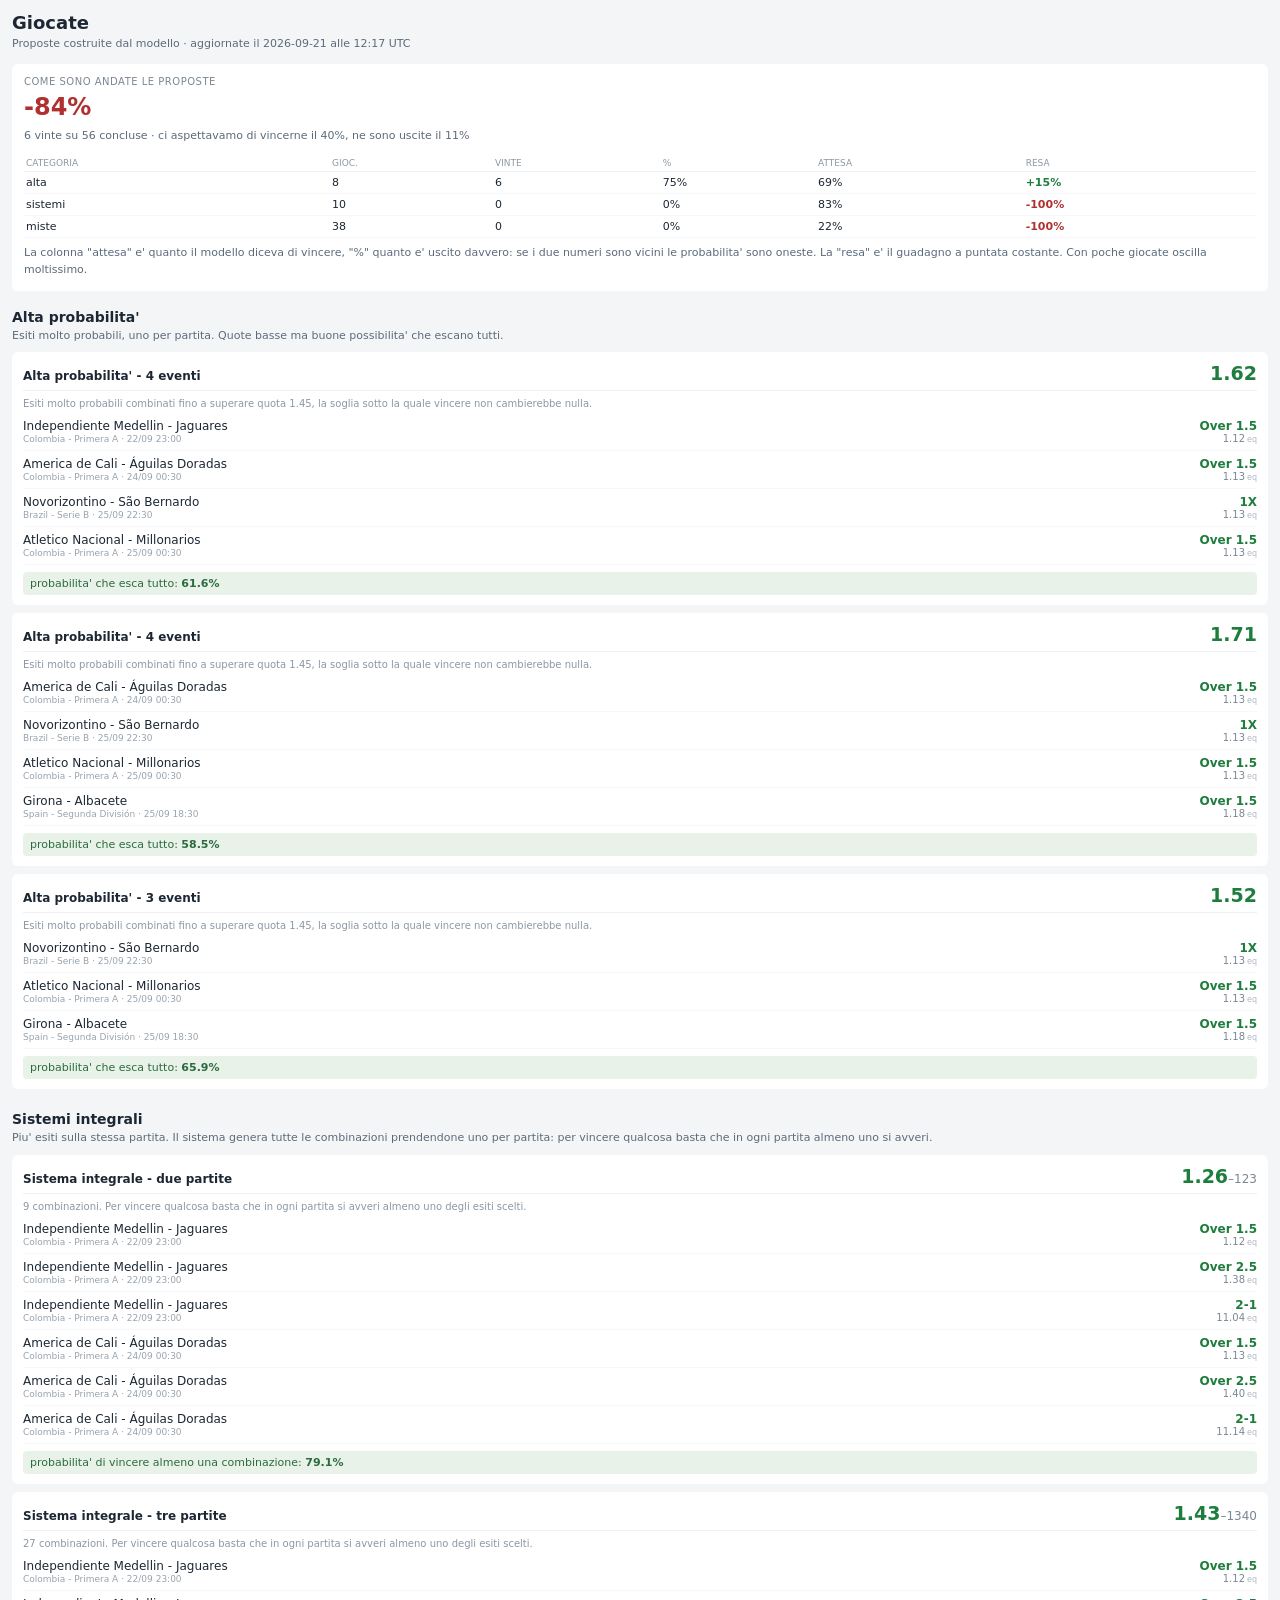
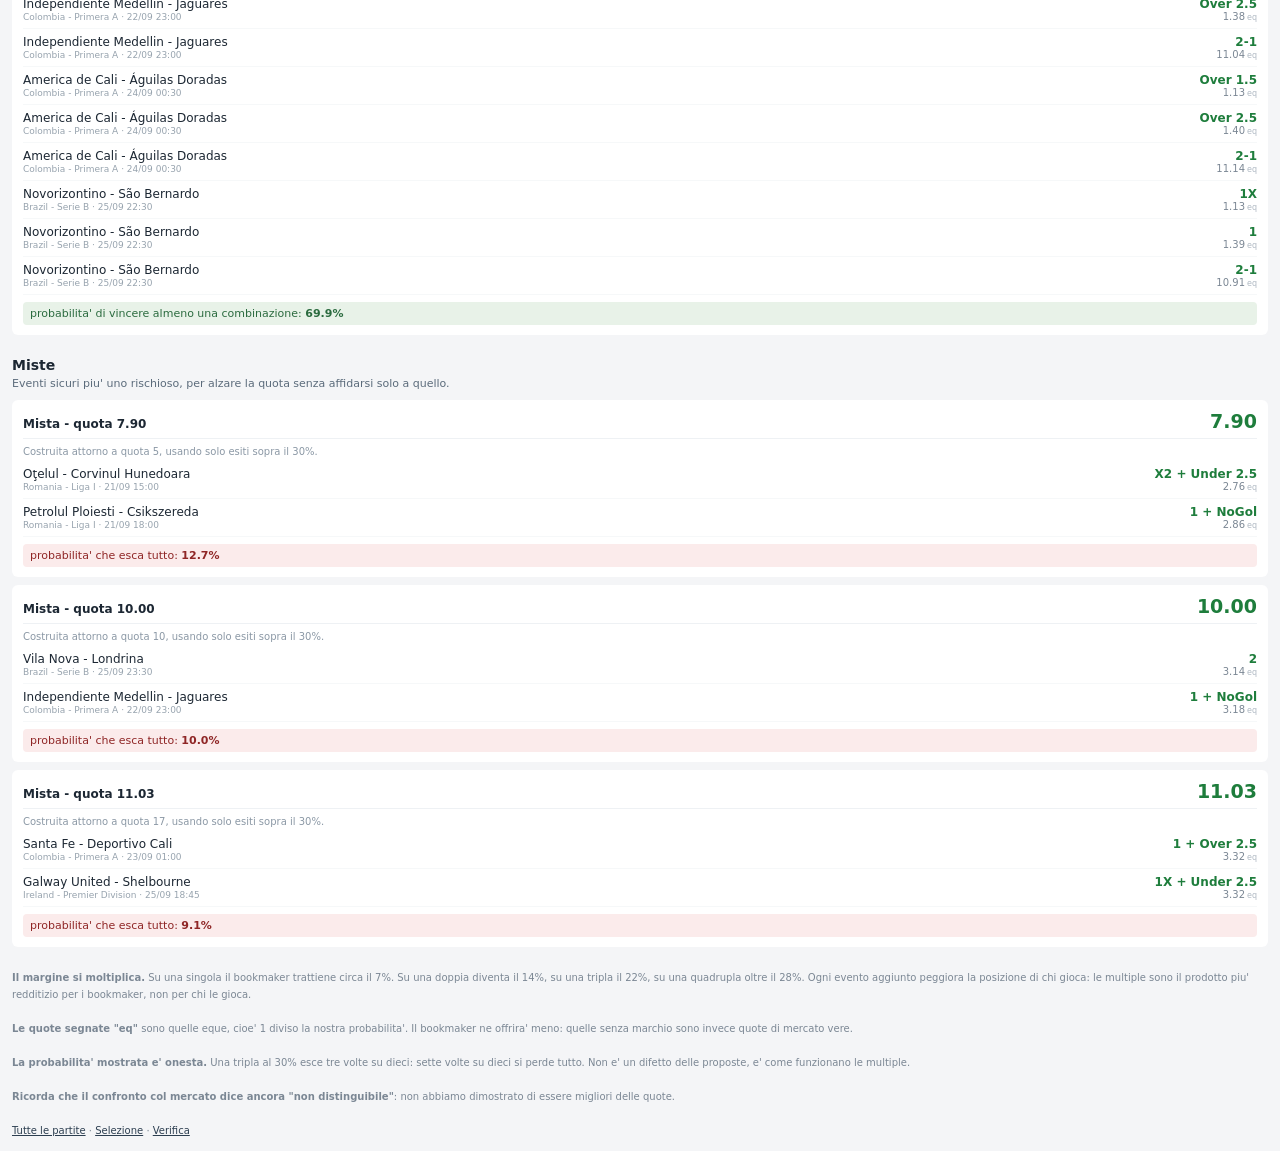
<file: docs/giocate.html>
<!DOCTYPE html>
<html lang="it"><head><meta charset="utf-8">
<meta name="viewport" content="width=device-width, initial-scale=1">
<title>Giocate</title>
<style>
 body { font-family:-apple-system,system-ui,sans-serif; margin:0; padding:12px;
        background:#f4f5f7; color:#1c2733; }
 h1 { font-size:18px; margin:0 0 4px; }
 h2 { font-size:14px; margin:0 0 3px; }
 .sottotitolo { font-size:11px; color:#5b6b7b; margin-bottom:14px; }
 .sezione { margin-bottom:22px; }
 .spiegazione { font-size:11px; color:#5b6b7b; margin-bottom:8px;
                 line-height:1.5; }
 .giocata { background:#fff; border-radius:6px; padding:10px 11px;
             margin-bottom:8px; }
 .g-top { display:flex; justify-content:space-between; align-items:baseline;
           border-bottom:1px solid #eef1f4; padding-bottom:6px; }
 .g-tit { font-size:12px; font-weight:600; }
 .g-q { font-size:19px; font-weight:600; color:#1e7d3c; }
 .q-max { font-size:12px; color:#7b8794; font-weight:400; }
 .g-nota { font-size:10px; color:#8b98a5; margin:5px 0 2px; line-height:1.5; }
 .ev { display:flex; justify-content:space-between; align-items:center;
        padding:6px 0; border-bottom:1px solid #f6f8f9; }
 .ev-p { font-size:12px; font-weight:500; }
 .ev-l { font-size:9px; color:#97a3ae; margin-top:1px; }
 .ev-dx { text-align:right; white-space:nowrap; padding-left:8px; }
 .ev-e { font-size:12px; color:#1e7d3c; font-weight:600; }
 .ev-q { font-size:10px; color:#7b8794; }
 .eq { font-size:8px; color:#aeb8c2; margin-left:2px; }
 .g-prob { font-size:11px; margin-top:7px; padding:5px 7px;
            border-radius:4px; }
 .g-prob.alta { background:#e8f2e8; color:#2b6b3f; }
 .g-prob.media { background:#fdf6e3; color:#8a6d1f; }
 .g-prob.bassa { background:#fbebeb; color:#8f2626; }
 .uff { background:#2c3e50; color:#fff; font-size:8px; padding:1px 4px;
         border-radius:2px; margin-left:5px; }
 .vuoto { background:#fff; border-radius:6px; padding:18px; font-size:12px;
           color:#5b6b7b; }
 .nota { margin-top:18px; font-size:10px; color:#7b8794; line-height:1.7; }
 .riquadro { background:#fff; border-radius:6px; padding:12px;
              margin-bottom:18px; }
 .tit { font-size:10px; text-transform:uppercase; letter-spacing:.5px;
         color:#7b8794; margin-bottom:6px; }
 .grande { font-size:24px; font-weight:600; }
 .grande.pos { color:#1e7d3c; }
 .grande.neg { color:#b03030; }
 .spiega { font-size:11px; color:#5b6b7b; margin-top:6px; line-height:1.6; }
 .riep { width:100%; border-collapse:collapse; font-size:11px;
          margin-top:10px; }
 .riep th { text-align:left; color:#8b98a5; font-weight:500;
             border-bottom:1px solid #eef1f4; padding:3px 2px; font-size:9px;
             text-transform:uppercase; }
 .riep td { padding:4px 2px; border-bottom:1px solid #f6f8f9; }
 .riep .pos { color:#1e7d3c; font-weight:600; }
 .riep .neg { color:#b03030; font-weight:600; }
 a { color:#2c3e50; }
</style></head><body>
<h1>Giocate</h1>
<div class="sottotitolo">
Proposte costruite dal modello &middot;
aggiornate il 2026-09-21 alle 12:17 UTC
</div>


<div class="riquadro">
 <div class="tit">Come sono andate le proposte</div>
 <div class="grande neg">-84%</div>
 <div class="spiega">
  6 vinte su 56 concluse &middot;
  ci aspettavamo di vincerne il 40%,
  ne sono uscite il 11%
 </div>
 <table class="riep">
  <tr><th>categoria</th><th>gioc.</th><th>vinte</th><th>%</th>
      <th>attesa</th><th>resa</th></tr>
  <tr><td>alta</td><td>8</td><td>6</td><td>75%</td><td>69%</td><td class="pos">+15%</td></tr><tr><td>sistemi</td><td>10</td><td>0</td><td>0%</td><td>83%</td><td class="neg">-100%</td></tr><tr><td>miste</td><td>38</td><td>0</td><td>0%</td><td>22%</td><td class="neg">-100%</td></tr>
 </table>
 <div class="spiega">La colonna "attesa" e' quanto il modello diceva di
  vincere, "%" quanto e' uscito davvero: se i due numeri sono vicini le
  probabilita' sono oneste. La "resa" e' il guadagno a puntata costante.
  Con poche giocate oscilla moltissimo.</div>
</div>

<div class="sezione"><h2>Alta probabilita'</h2><div class="spiegazione">Esiti molto probabili, uno per partita. Quote basse ma buone possibilita' che escano tutti.</div><div class="giocata"><div class="g-top"><span class="g-tit">Alta probabilita' - 4 eventi</span><span class="g-q">1.62</span></div><div class="g-nota">Esiti molto probabili combinati fino a superare quota 1.45, la soglia sotto la quale vincere non cambierebbe nulla.</div><div class="ev"><div class="ev-sx"><div class="ev-p">Independiente Medellin - Jaguares</div><div class="ev-l">Colombia - Primera A &middot; 22/09 23:00</div></div><div class="ev-dx"><div class="ev-e">Over 1.5</div><div class="ev-q">1.12<span class="eq">eq</span></div></div></div><div class="ev"><div class="ev-sx"><div class="ev-p">America de Cali - Águilas Doradas</div><div class="ev-l">Colombia - Primera A &middot; 24/09 00:30</div></div><div class="ev-dx"><div class="ev-e">Over 1.5</div><div class="ev-q">1.13<span class="eq">eq</span></div></div></div><div class="ev"><div class="ev-sx"><div class="ev-p">Novorizontino - São Bernardo</div><div class="ev-l">Brazil - Serie B &middot; 25/09 22:30</div></div><div class="ev-dx"><div class="ev-e">1X</div><div class="ev-q">1.13<span class="eq">eq</span></div></div></div><div class="ev"><div class="ev-sx"><div class="ev-p">Atletico Nacional - Millonarios</div><div class="ev-l">Colombia - Primera A &middot; 25/09 00:30</div></div><div class="ev-dx"><div class="ev-e">Over 1.5</div><div class="ev-q">1.13<span class="eq">eq</span></div></div></div><div class="g-prob alta">probabilita' che esca tutto: <b>61.6%</b></div></div><div class="giocata"><div class="g-top"><span class="g-tit">Alta probabilita' - 4 eventi</span><span class="g-q">1.71</span></div><div class="g-nota">Esiti molto probabili combinati fino a superare quota 1.45, la soglia sotto la quale vincere non cambierebbe nulla.</div><div class="ev"><div class="ev-sx"><div class="ev-p">America de Cali - Águilas Doradas</div><div class="ev-l">Colombia - Primera A &middot; 24/09 00:30</div></div><div class="ev-dx"><div class="ev-e">Over 1.5</div><div class="ev-q">1.13<span class="eq">eq</span></div></div></div><div class="ev"><div class="ev-sx"><div class="ev-p">Novorizontino - São Bernardo</div><div class="ev-l">Brazil - Serie B &middot; 25/09 22:30</div></div><div class="ev-dx"><div class="ev-e">1X</div><div class="ev-q">1.13<span class="eq">eq</span></div></div></div><div class="ev"><div class="ev-sx"><div class="ev-p">Atletico Nacional - Millonarios</div><div class="ev-l">Colombia - Primera A &middot; 25/09 00:30</div></div><div class="ev-dx"><div class="ev-e">Over 1.5</div><div class="ev-q">1.13<span class="eq">eq</span></div></div></div><div class="ev"><div class="ev-sx"><div class="ev-p">Girona - Albacete</div><div class="ev-l">Spain - Segunda División &middot; 25/09 18:30</div></div><div class="ev-dx"><div class="ev-e">Over 1.5</div><div class="ev-q">1.18<span class="eq">eq</span></div></div></div><div class="g-prob alta">probabilita' che esca tutto: <b>58.5%</b></div></div><div class="giocata"><div class="g-top"><span class="g-tit">Alta probabilita' - 3 eventi</span><span class="g-q">1.52</span></div><div class="g-nota">Esiti molto probabili combinati fino a superare quota 1.45, la soglia sotto la quale vincere non cambierebbe nulla.</div><div class="ev"><div class="ev-sx"><div class="ev-p">Novorizontino - São Bernardo</div><div class="ev-l">Brazil - Serie B &middot; 25/09 22:30</div></div><div class="ev-dx"><div class="ev-e">1X</div><div class="ev-q">1.13<span class="eq">eq</span></div></div></div><div class="ev"><div class="ev-sx"><div class="ev-p">Atletico Nacional - Millonarios</div><div class="ev-l">Colombia - Primera A &middot; 25/09 00:30</div></div><div class="ev-dx"><div class="ev-e">Over 1.5</div><div class="ev-q">1.13<span class="eq">eq</span></div></div></div><div class="ev"><div class="ev-sx"><div class="ev-p">Girona - Albacete</div><div class="ev-l">Spain - Segunda División &middot; 25/09 18:30</div></div><div class="ev-dx"><div class="ev-e">Over 1.5</div><div class="ev-q">1.18<span class="eq">eq</span></div></div></div><div class="g-prob alta">probabilita' che esca tutto: <b>65.9%</b></div></div></div><div class="sezione"><h2>Sistemi integrali</h2><div class="spiegazione">Piu' esiti sulla stessa partita. Il sistema genera tutte le combinazioni prendendone uno per partita: per vincere qualcosa basta che in ogni partita almeno uno si avveri.</div><div class="giocata"><div class="g-top"><span class="g-tit">Sistema integrale - due partite</span><span class="g-q">1.26<span class="q-max">&ndash;123</span></span></div><div class="g-nota">9 combinazioni. Per vincere qualcosa basta che in ogni partita si avveri almeno uno degli esiti scelti.</div><div class="ev"><div class="ev-sx"><div class="ev-p">Independiente Medellin - Jaguares</div><div class="ev-l">Colombia - Primera A &middot; 22/09 23:00</div></div><div class="ev-dx"><div class="ev-e">Over 1.5</div><div class="ev-q">1.12<span class="eq">eq</span></div></div></div><div class="ev"><div class="ev-sx"><div class="ev-p">Independiente Medellin - Jaguares</div><div class="ev-l">Colombia - Primera A &middot; 22/09 23:00</div></div><div class="ev-dx"><div class="ev-e">Over 2.5</div><div class="ev-q">1.38<span class="eq">eq</span></div></div></div><div class="ev"><div class="ev-sx"><div class="ev-p">Independiente Medellin - Jaguares</div><div class="ev-l">Colombia - Primera A &middot; 22/09 23:00</div></div><div class="ev-dx"><div class="ev-e">2-1</div><div class="ev-q">11.04<span class="eq">eq</span></div></div></div><div class="ev"><div class="ev-sx"><div class="ev-p">America de Cali - Águilas Doradas</div><div class="ev-l">Colombia - Primera A &middot; 24/09 00:30</div></div><div class="ev-dx"><div class="ev-e">Over 1.5</div><div class="ev-q">1.13<span class="eq">eq</span></div></div></div><div class="ev"><div class="ev-sx"><div class="ev-p">America de Cali - Águilas Doradas</div><div class="ev-l">Colombia - Primera A &middot; 24/09 00:30</div></div><div class="ev-dx"><div class="ev-e">Over 2.5</div><div class="ev-q">1.40<span class="eq">eq</span></div></div></div><div class="ev"><div class="ev-sx"><div class="ev-p">America de Cali - Águilas Doradas</div><div class="ev-l">Colombia - Primera A &middot; 24/09 00:30</div></div><div class="ev-dx"><div class="ev-e">2-1</div><div class="ev-q">11.14<span class="eq">eq</span></div></div></div><div class="g-prob alta">probabilita' di vincere almeno una combinazione: <b>79.1%</b></div></div><div class="giocata"><div class="g-top"><span class="g-tit">Sistema integrale - tre partite</span><span class="g-q">1.43<span class="q-max">&ndash;1340</span></span></div><div class="g-nota">27 combinazioni. Per vincere qualcosa basta che in ogni partita si avveri almeno uno degli esiti scelti.</div><div class="ev"><div class="ev-sx"><div class="ev-p">Independiente Medellin - Jaguares</div><div class="ev-l">Colombia - Primera A &middot; 22/09 23:00</div></div><div class="ev-dx"><div class="ev-e">Over 1.5</div><div class="ev-q">1.12<span class="eq">eq</span></div></div></div><div class="ev"><div class="ev-sx"><div class="ev-p">Independiente Medellin - Jaguares</div><div class="ev-l">Colombia - Primera A &middot; 22/09 23:00</div></div><div class="ev-dx"><div class="ev-e">Over 2.5</div><div class="ev-q">1.38<span class="eq">eq</span></div></div></div><div class="ev"><div class="ev-sx"><div class="ev-p">Independiente Medellin - Jaguares</div><div class="ev-l">Colombia - Primera A &middot; 22/09 23:00</div></div><div class="ev-dx"><div class="ev-e">2-1</div><div class="ev-q">11.04<span class="eq">eq</span></div></div></div><div class="ev"><div class="ev-sx"><div class="ev-p">America de Cali - Águilas Doradas</div><div class="ev-l">Colombia - Primera A &middot; 24/09 00:30</div></div><div class="ev-dx"><div class="ev-e">Over 1.5</div><div class="ev-q">1.13<span class="eq">eq</span></div></div></div><div class="ev"><div class="ev-sx"><div class="ev-p">America de Cali - Águilas Doradas</div><div class="ev-l">Colombia - Primera A &middot; 24/09 00:30</div></div><div class="ev-dx"><div class="ev-e">Over 2.5</div><div class="ev-q">1.40<span class="eq">eq</span></div></div></div><div class="ev"><div class="ev-sx"><div class="ev-p">America de Cali - Águilas Doradas</div><div class="ev-l">Colombia - Primera A &middot; 24/09 00:30</div></div><div class="ev-dx"><div class="ev-e">2-1</div><div class="ev-q">11.14<span class="eq">eq</span></div></div></div><div class="ev"><div class="ev-sx"><div class="ev-p">Novorizontino - São Bernardo</div><div class="ev-l">Brazil - Serie B &middot; 25/09 22:30</div></div><div class="ev-dx"><div class="ev-e">1X</div><div class="ev-q">1.13<span class="eq">eq</span></div></div></div><div class="ev"><div class="ev-sx"><div class="ev-p">Novorizontino - São Bernardo</div><div class="ev-l">Brazil - Serie B &middot; 25/09 22:30</div></div><div class="ev-dx"><div class="ev-e">1</div><div class="ev-q">1.39<span class="eq">eq</span></div></div></div><div class="ev"><div class="ev-sx"><div class="ev-p">Novorizontino - São Bernardo</div><div class="ev-l">Brazil - Serie B &middot; 25/09 22:30</div></div><div class="ev-dx"><div class="ev-e">2-1</div><div class="ev-q">10.91<span class="eq">eq</span></div></div></div><div class="g-prob alta">probabilita' di vincere almeno una combinazione: <b>69.9%</b></div></div></div><div class="sezione"><h2>Miste</h2><div class="spiegazione">Eventi sicuri piu' uno rischioso, per alzare la quota senza affidarsi solo a quello.</div><div class="giocata"><div class="g-top"><span class="g-tit">Mista - quota 7.90</span><span class="g-q">7.90</span></div><div class="g-nota">Costruita attorno a quota 5, usando solo esiti sopra il 30%.</div><div class="ev"><div class="ev-sx"><div class="ev-p">Oţelul - Corvinul Hunedoara</div><div class="ev-l">Romania - Liga I &middot; 21/09 15:00</div></div><div class="ev-dx"><div class="ev-e">X2 + Under 2.5</div><div class="ev-q">2.76<span class="eq">eq</span></div></div></div><div class="ev"><div class="ev-sx"><div class="ev-p">Petrolul Ploiesti - Csikszereda</div><div class="ev-l">Romania - Liga I &middot; 21/09 18:00</div></div><div class="ev-dx"><div class="ev-e">1 + NoGol</div><div class="ev-q">2.86<span class="eq">eq</span></div></div></div><div class="g-prob bassa">probabilita' che esca tutto: <b>12.7%</b></div></div><div class="giocata"><div class="g-top"><span class="g-tit">Mista - quota 10.00</span><span class="g-q">10.00</span></div><div class="g-nota">Costruita attorno a quota 10, usando solo esiti sopra il 30%.</div><div class="ev"><div class="ev-sx"><div class="ev-p">Vila Nova - Londrina</div><div class="ev-l">Brazil - Serie B &middot; 25/09 23:30</div></div><div class="ev-dx"><div class="ev-e">2</div><div class="ev-q">3.14<span class="eq">eq</span></div></div></div><div class="ev"><div class="ev-sx"><div class="ev-p">Independiente Medellin - Jaguares</div><div class="ev-l">Colombia - Primera A &middot; 22/09 23:00</div></div><div class="ev-dx"><div class="ev-e">1 + NoGol</div><div class="ev-q">3.18<span class="eq">eq</span></div></div></div><div class="g-prob bassa">probabilita' che esca tutto: <b>10.0%</b></div></div><div class="giocata"><div class="g-top"><span class="g-tit">Mista - quota 11.03</span><span class="g-q">11.03</span></div><div class="g-nota">Costruita attorno a quota 17, usando solo esiti sopra il 30%.</div><div class="ev"><div class="ev-sx"><div class="ev-p">Santa Fe - Deportivo Cali</div><div class="ev-l">Colombia - Primera A &middot; 23/09 01:00</div></div><div class="ev-dx"><div class="ev-e">1 + Over 2.5</div><div class="ev-q">3.32<span class="eq">eq</span></div></div></div><div class="ev"><div class="ev-sx"><div class="ev-p">Galway United - Shelbourne</div><div class="ev-l">Ireland - Premier Division &middot; 25/09 18:45</div></div><div class="ev-dx"><div class="ev-e">1X + Under 2.5</div><div class="ev-q">3.32<span class="eq">eq</span></div></div></div><div class="g-prob bassa">probabilita' che esca tutto: <b>9.1%</b></div></div></div>

<div class="nota">
<b>Il margine si moltiplica.</b> Su una singola il bookmaker trattiene
circa il 7%. Su una doppia diventa il 14%, su una tripla il 22%, su una
quadrupla oltre il 28%. Ogni evento aggiunto peggiora la posizione di
chi gioca: le multiple sono il prodotto piu' redditizio per i
bookmaker, non per chi le gioca.<br><br>
<b>Le quote segnate "eq"</b> sono quelle eque, cioe' 1 diviso la nostra
probabilita'. Il bookmaker ne offrira' meno: quelle senza marchio sono
invece quote di mercato vere.<br><br>
<b>La probabilita' mostrata e' onesta.</b> Una tripla al 30% esce tre
volte su dieci: sette volte su dieci si perde tutto. Non e' un difetto
delle proposte, e' come funzionano le multiple.<br><br>
<b>Ricorda che il confronto col mercato dice ancora "non
distinguibile"</b>: non abbiamo dimostrato di essere migliori delle
quote.<br><br>
<a href="index.html">Tutte le partite</a> &middot;
<a href="selezione.html">Selezione</a> &middot;
<a href="verifica.html">Verifica</a>
</div>
</body></html>
</file>
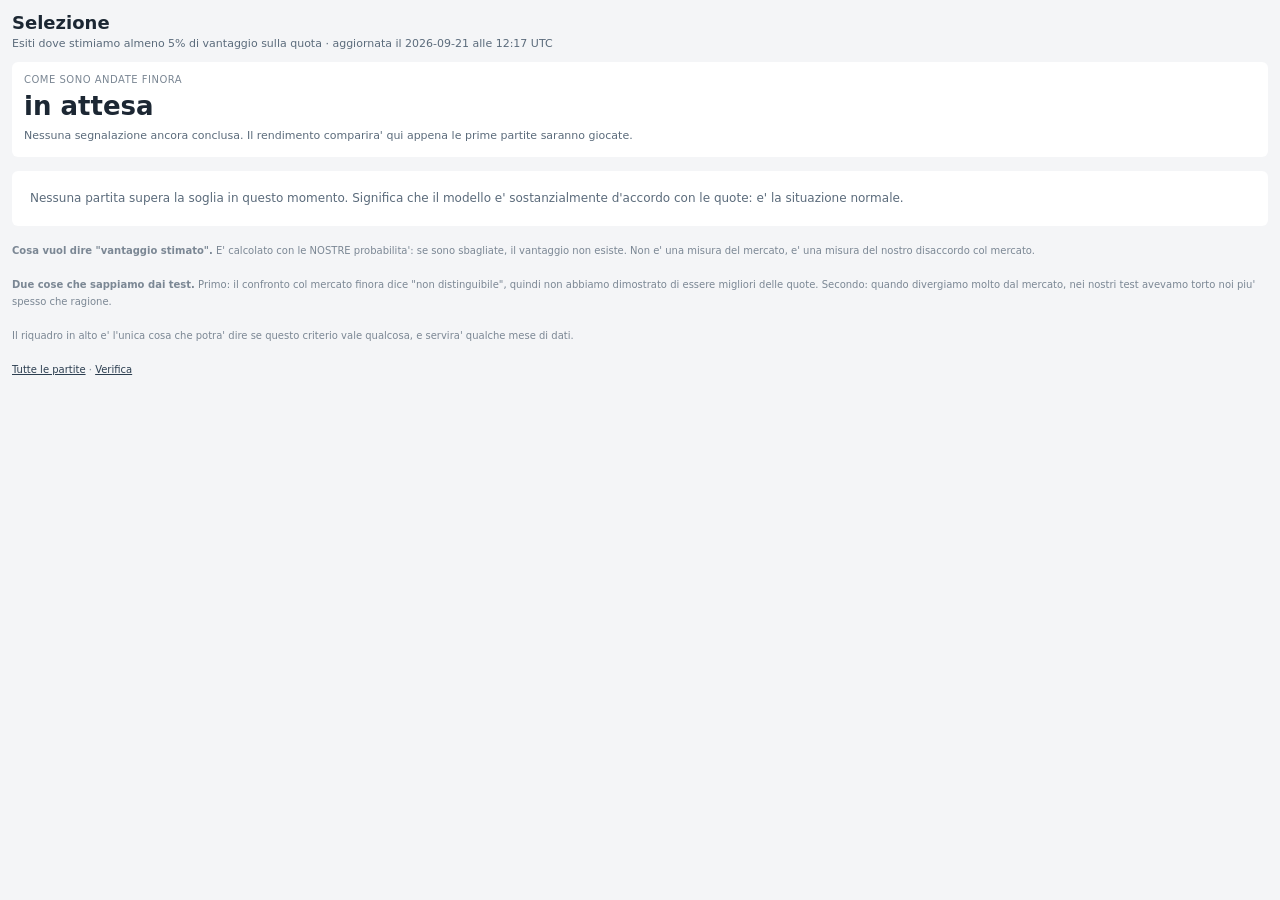
<file: docs/selezione.html>
<!DOCTYPE html>
<html lang="it"><head><meta charset="utf-8">
<meta name="viewport" content="width=device-width, initial-scale=1">
<title>Selezione</title>
<style>
 body { font-family:-apple-system,system-ui,sans-serif; margin:0; padding:12px;
        background:#f4f5f7; color:#1c2733; }
 h1 { font-size:18px; margin:0 0 4px; }
 .sottotitolo { font-size:11px; color:#5b6b7b; margin-bottom:12px; }
 .riquadro { background:#fff; border-radius:6px; padding:12px; margin-bottom:14px; }
 .tit { font-size:10px; text-transform:uppercase; letter-spacing:.5px;
         color:#7b8794; margin-bottom:6px; }
 .grande { font-size:26px; font-weight:600; }
 .grande.positivo { color:#1e7d3c; }
 .grande.negativo { color:#b03030; }
 .spiega { font-size:11px; color:#5b6b7b; margin-top:6px; line-height:1.6; }
 .scelta { background:#fff; border-radius:6px; padding:11px 12px;
            margin-bottom:9px; }
 .alto { display:flex; justify-content:space-between; align-items:center; }
 .ora { font-size:11px; color:#7b8794; }
 .quota { font-size:20px; font-weight:600; }
 .partita { font-size:14px; font-weight:500; margin-top:3px; }
 .esito { font-size:13px; color:#1e7d3c; font-weight:600; margin-top:2px; }
 .numeri { display:flex; flex-wrap:wrap; gap:10px; margin-top:7px;
            font-size:11px; color:#5b6b7b; }
 .vant { color:#8a6d1f; }
 .sotto { display:flex; justify-content:space-between; align-items:center;
           margin-top:7px; }
 .lega { font-size:10px; color:#97a3ae; }
 .uff { background:#2c3e50; color:#fff; font-size:9px; padding:2px 6px;
         border-radius:3px; }
 .prob { background:#aeb8c2; color:#fff; font-size:9px; padding:2px 6px;
          border-radius:3px; }
 .vuoto { background:#fff; border-radius:6px; padding:18px; font-size:12px;
           color:#5b6b7b; line-height:1.6; }
 .nota { margin-top:16px; font-size:10px; color:#7b8794; line-height:1.7; }
 a { color:#2c3e50; }
</style></head><body>
<h1>Selezione</h1>
<div class="sottotitolo">
Esiti dove stimiamo almeno 5% di vantaggio sulla quota
&middot; aggiornata il 2026-09-21 alle 12:17 UTC
</div>

<div class="riquadro">
 <div class="tit">Come sono andate finora</div>
 <div class="grande">in attesa</div><div class="spiega">Nessuna segnalazione ancora conclusa. Il rendimento comparira&#39; qui appena le prime partite saranno giocate.</div>
</div>

<div class="vuoto">Nessuna partita supera la soglia in questo momento. Significa che il modello e&#39; sostanzialmente d&#39;accordo con le quote: e&#39; la situazione normale.</div>

<div class="nota">
<b>Cosa vuol dire "vantaggio stimato".</b> E' calcolato con le NOSTRE
probabilita': se sono sbagliate, il vantaggio non esiste. Non e' una
misura del mercato, e' una misura del nostro disaccordo col mercato.<br><br>
<b>Due cose che sappiamo dai test.</b> Primo: il confronto col mercato
finora dice "non distinguibile", quindi non abbiamo dimostrato di essere
migliori delle quote. Secondo: quando divergiamo molto dal mercato, nei
nostri test avevamo torto noi piu' spesso che ragione.<br><br>
Il riquadro in alto e' l'unica cosa che potra' dire se questo criterio
vale qualcosa, e servira' qualche mese di dati.<br><br>
<a href="index.html">Tutte le partite</a> &middot;
<a href="verifica.html">Verifica</a>
</div>
</body></html>
</file>
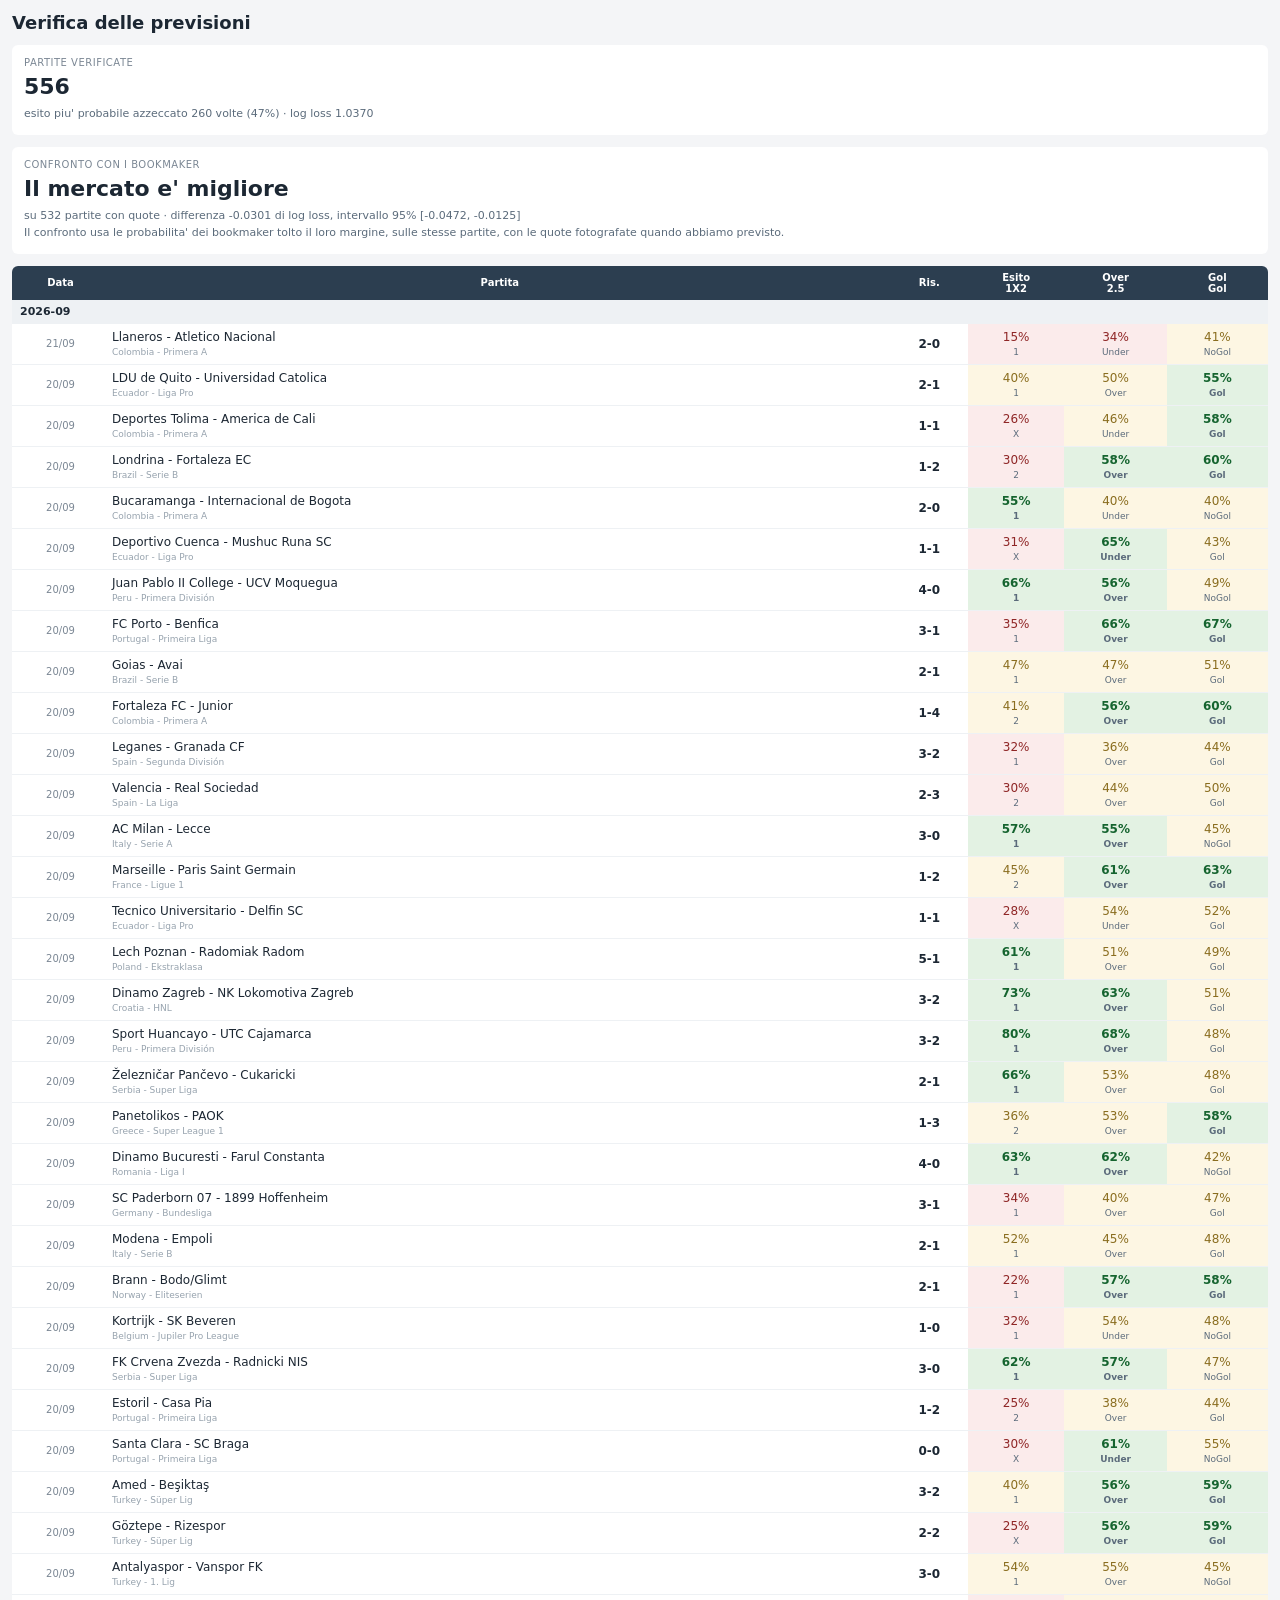
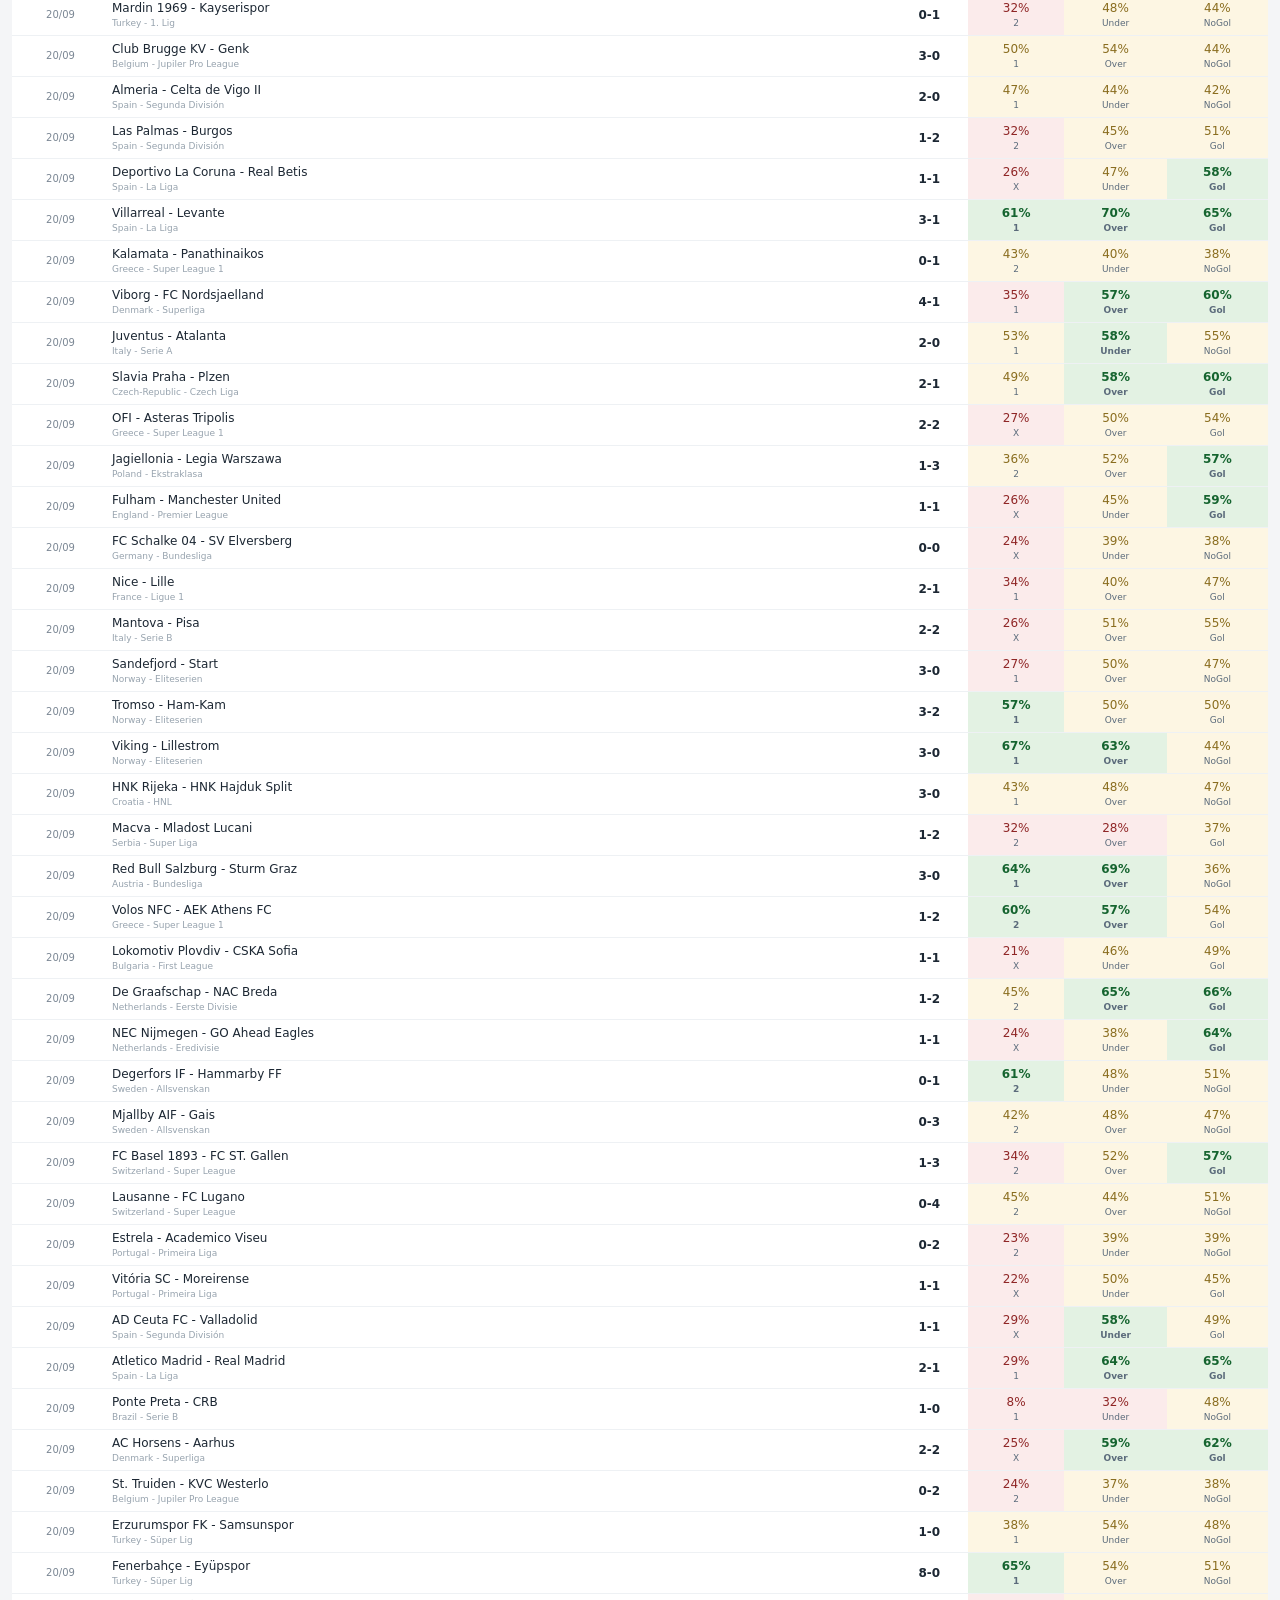
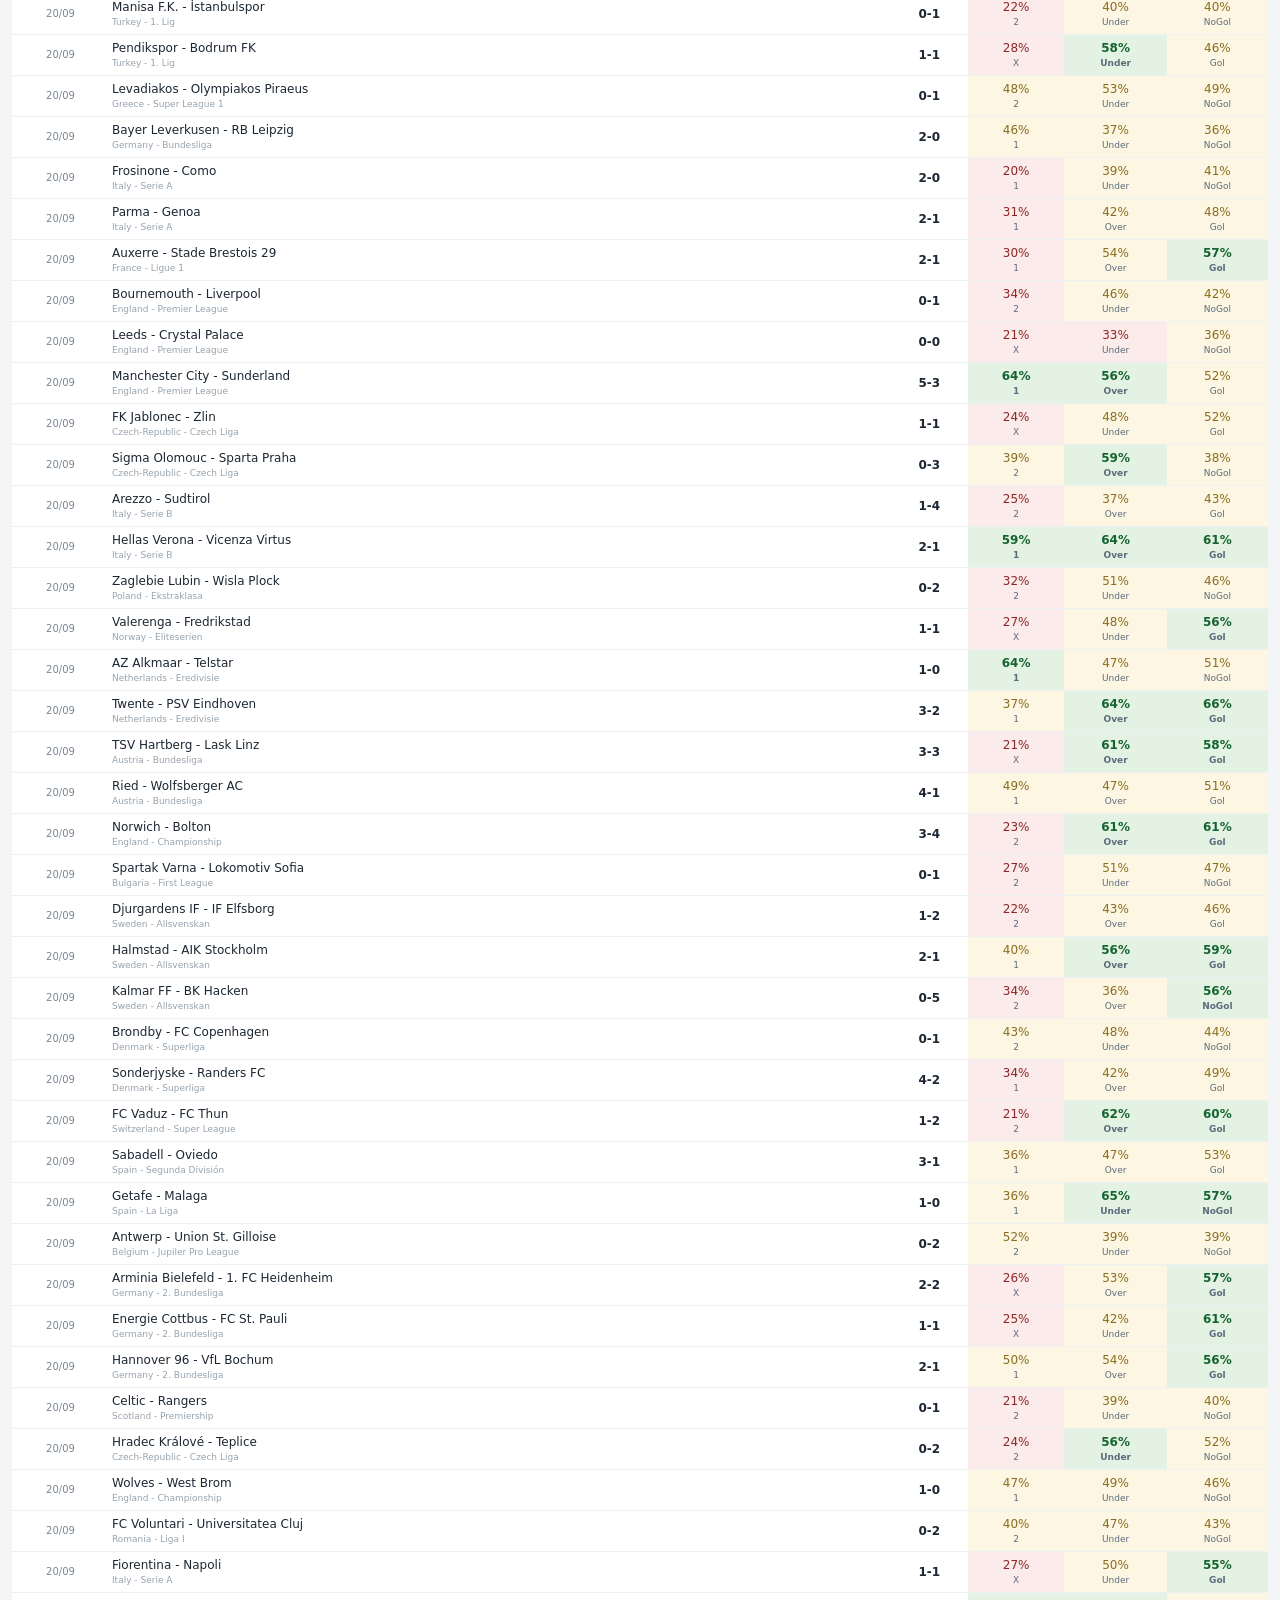
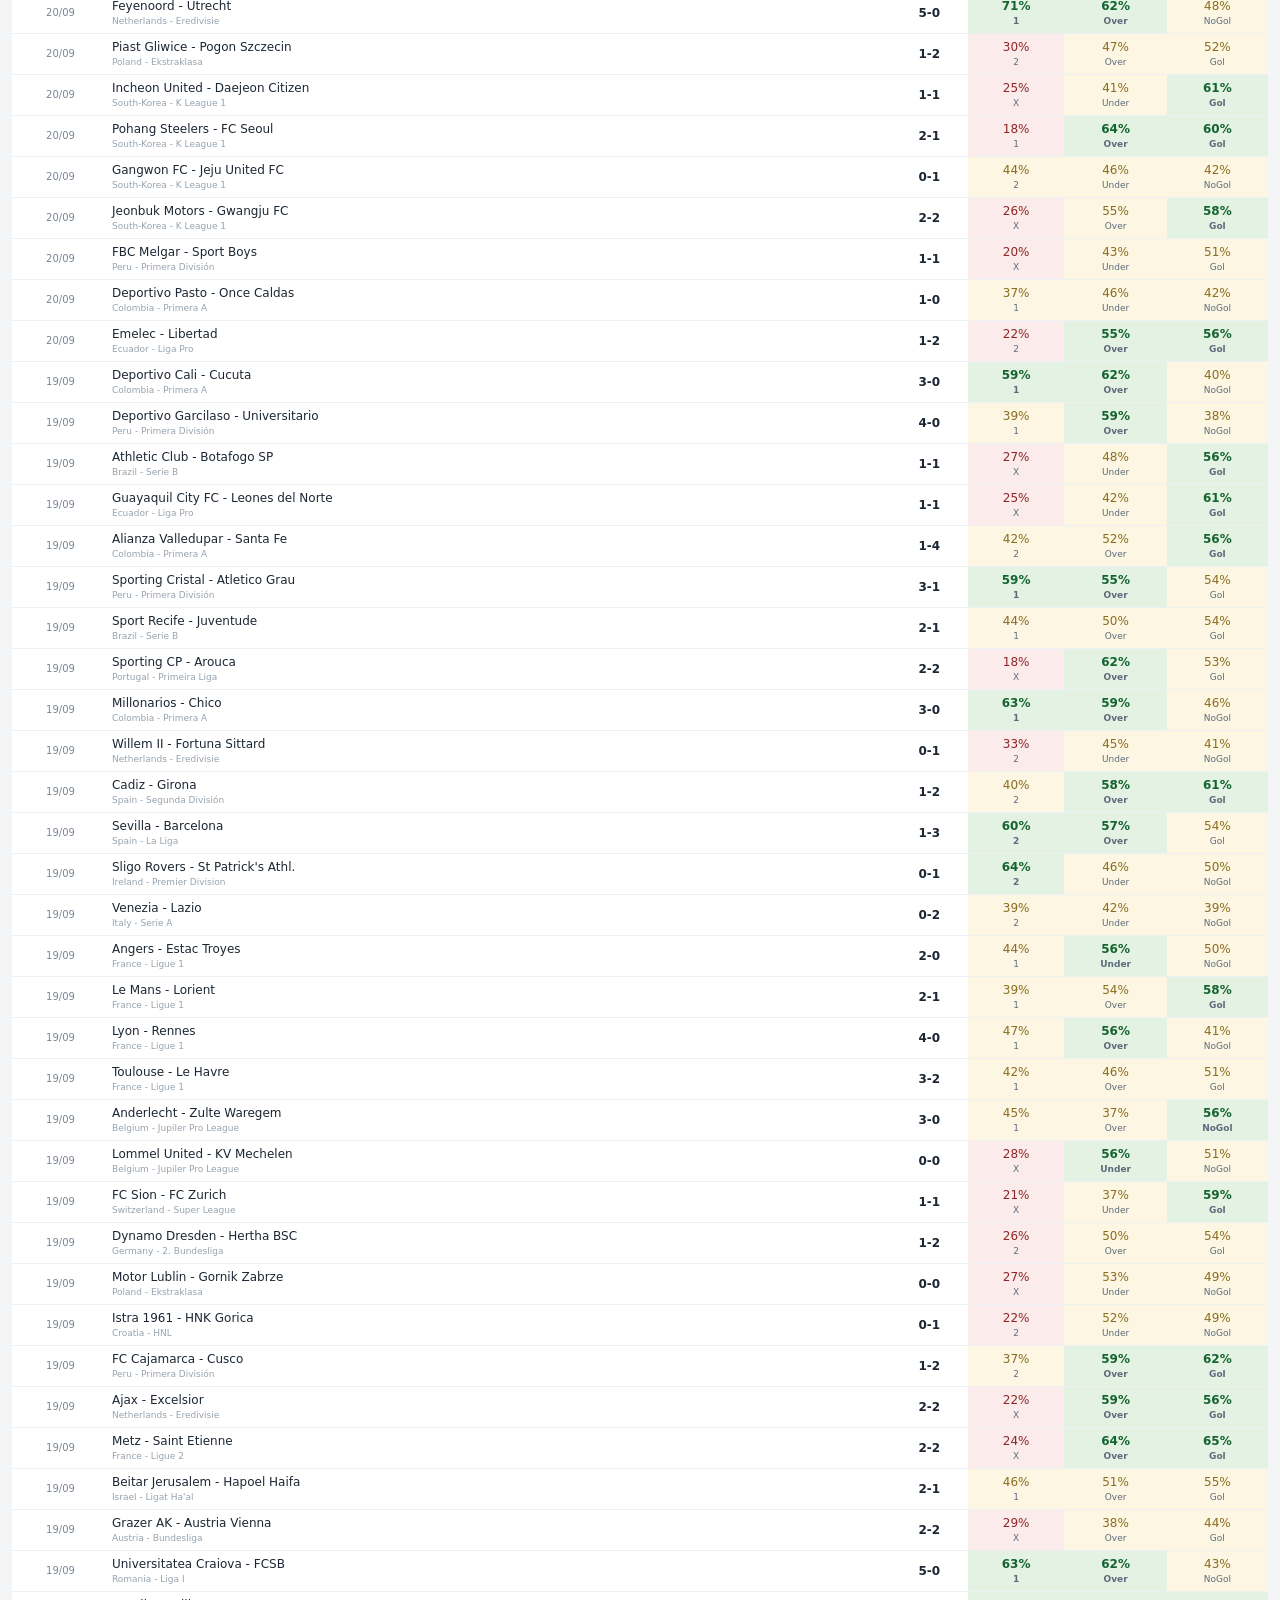
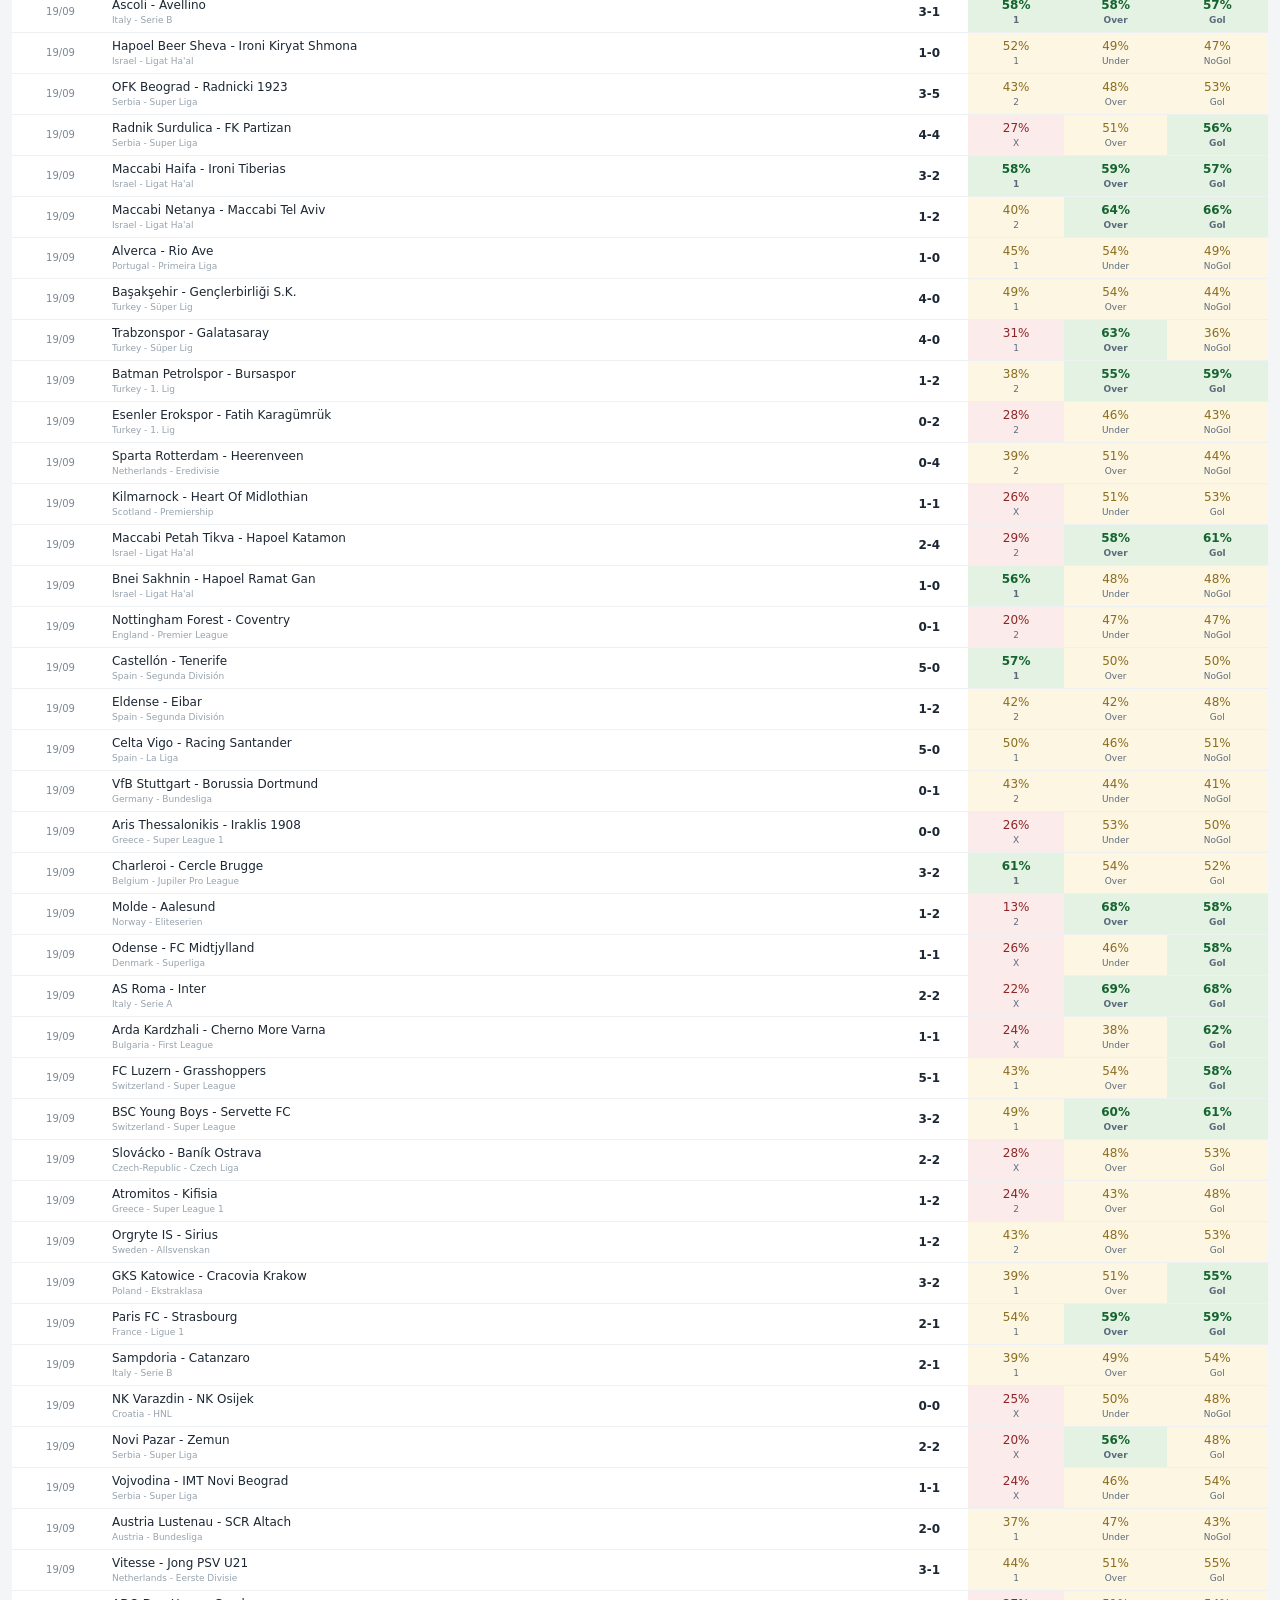
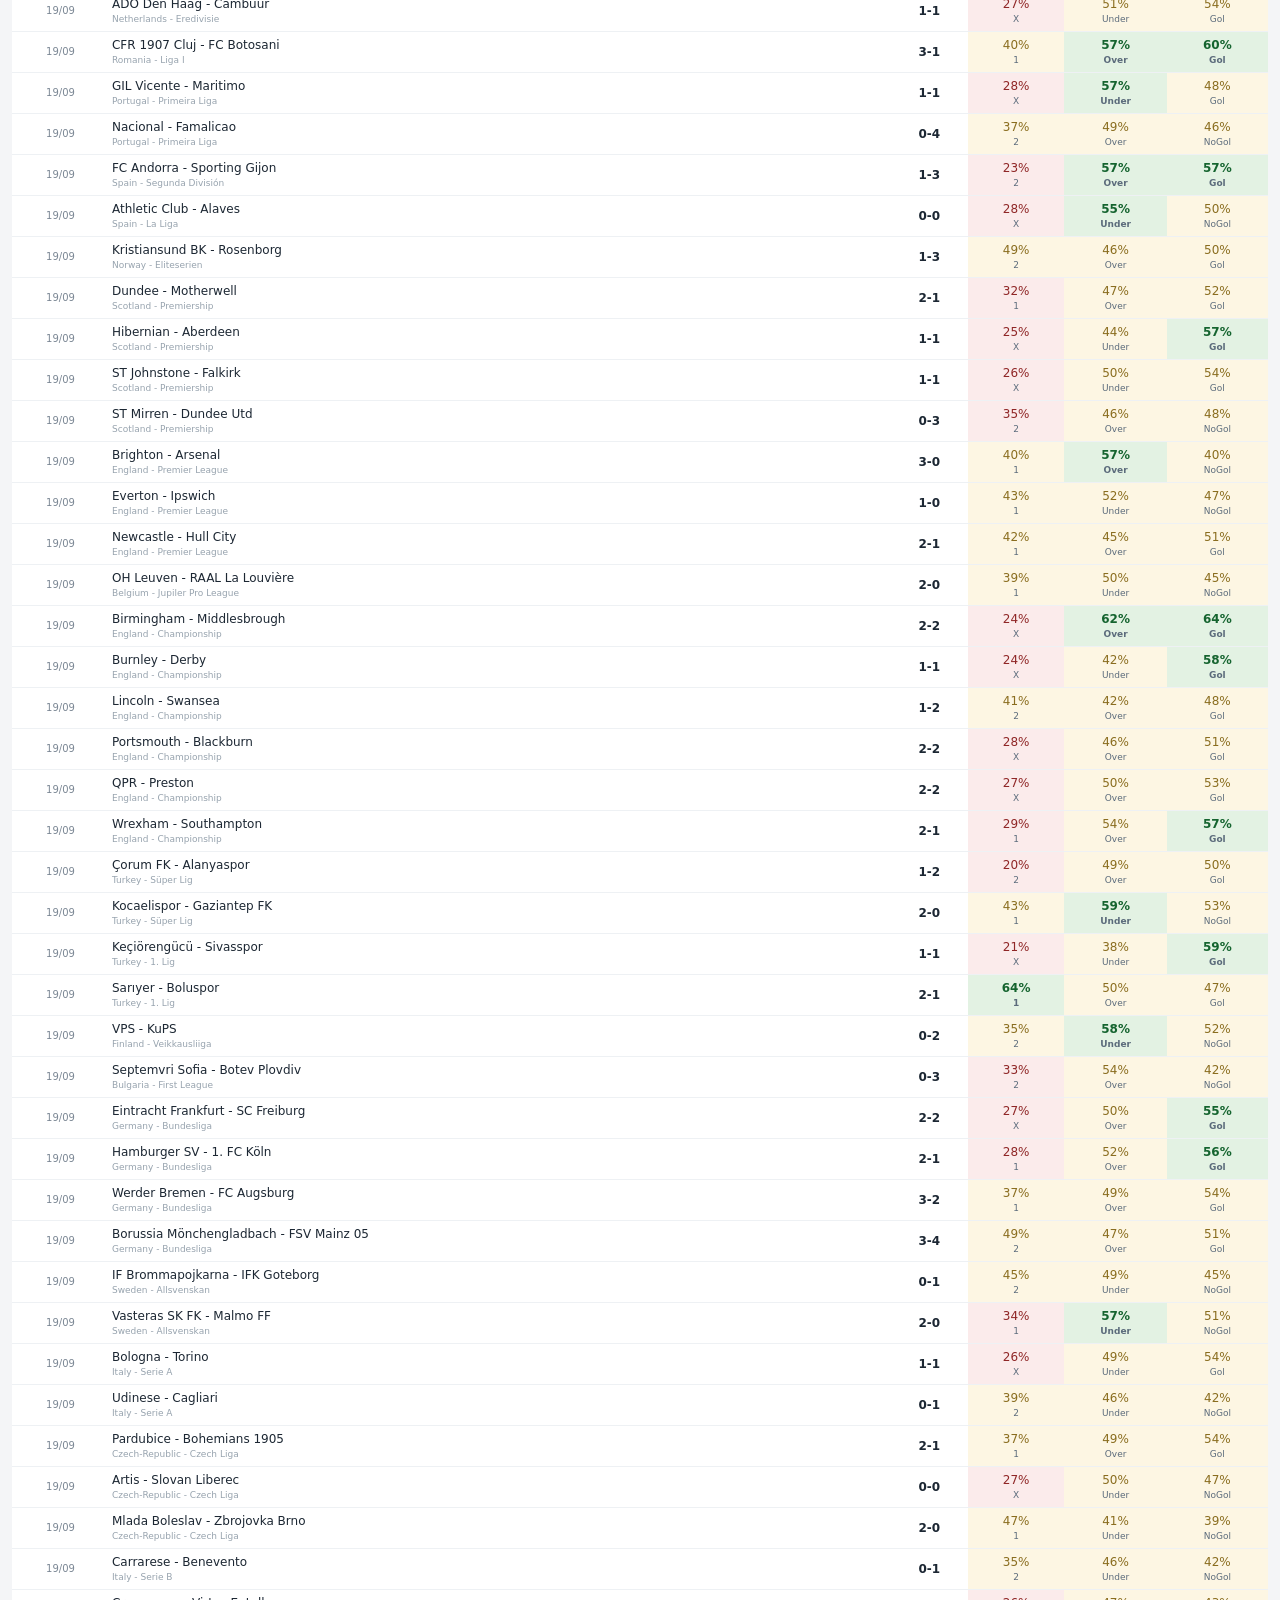
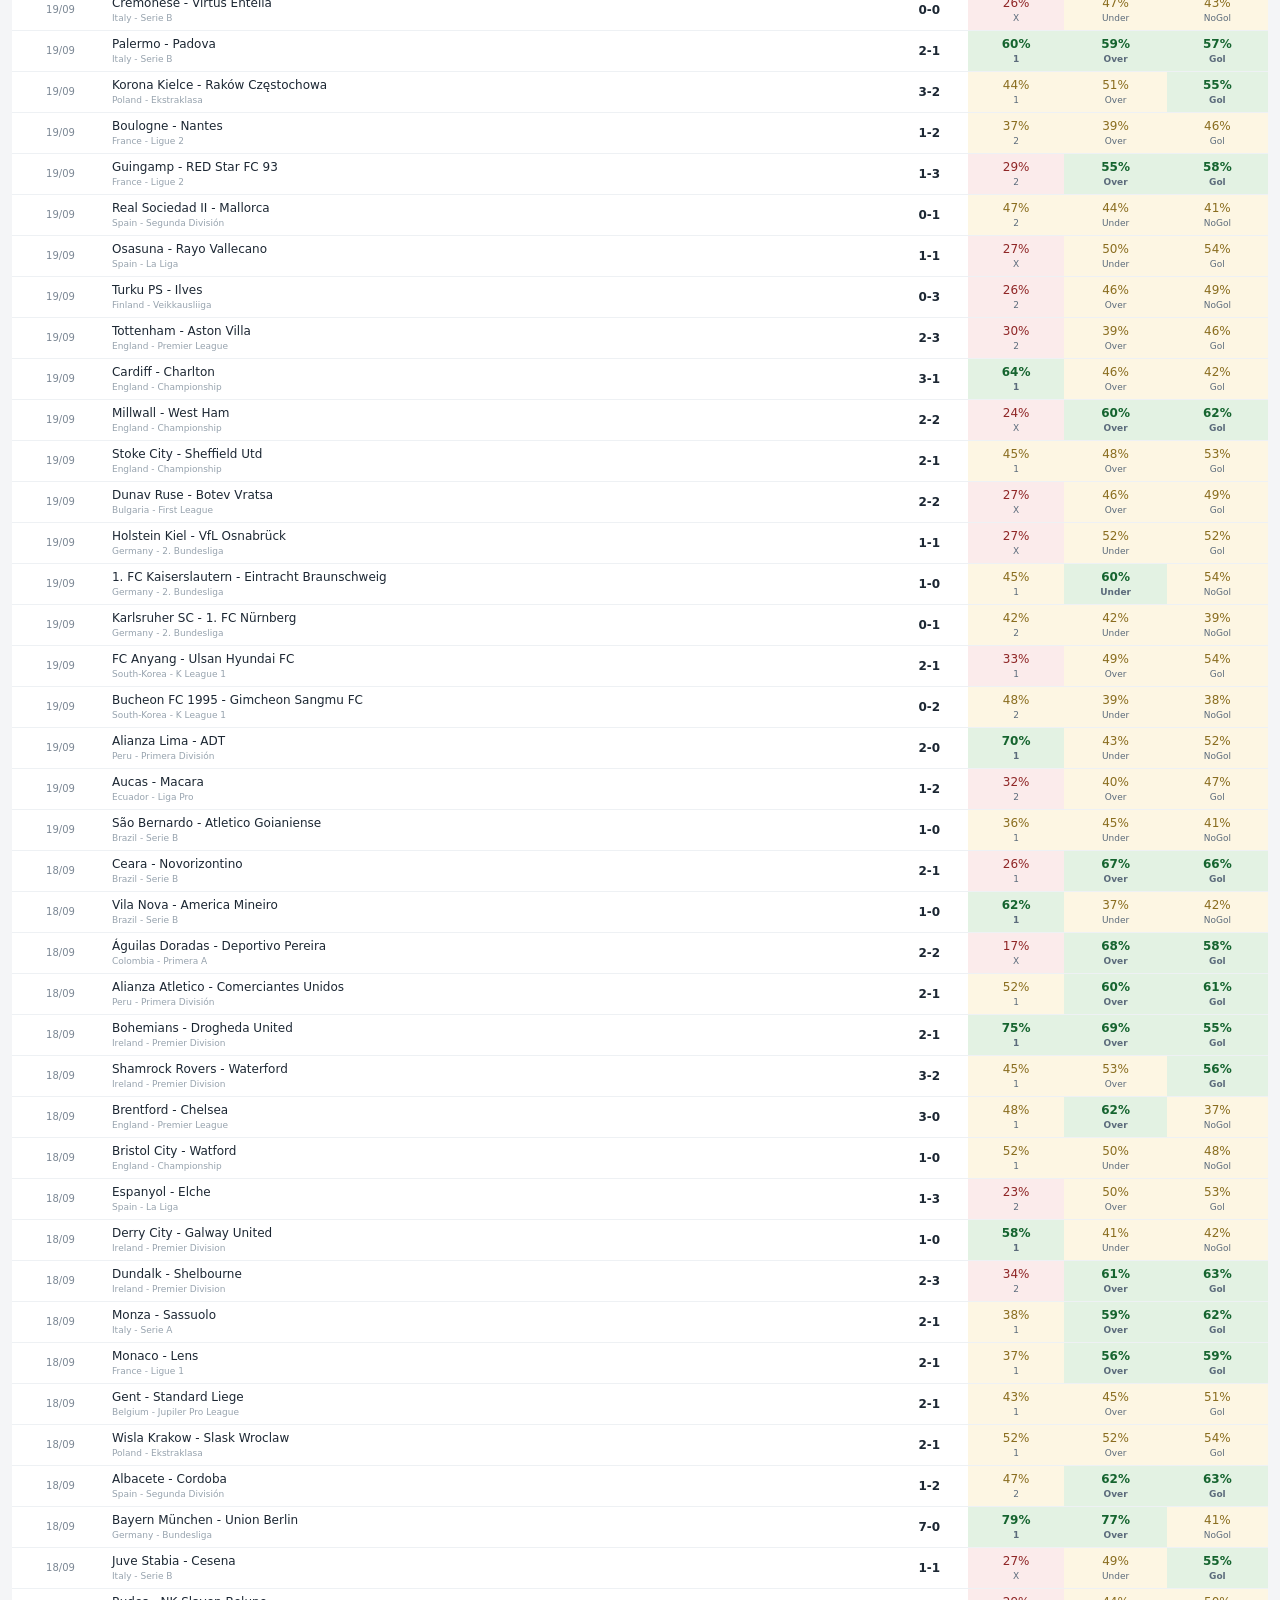
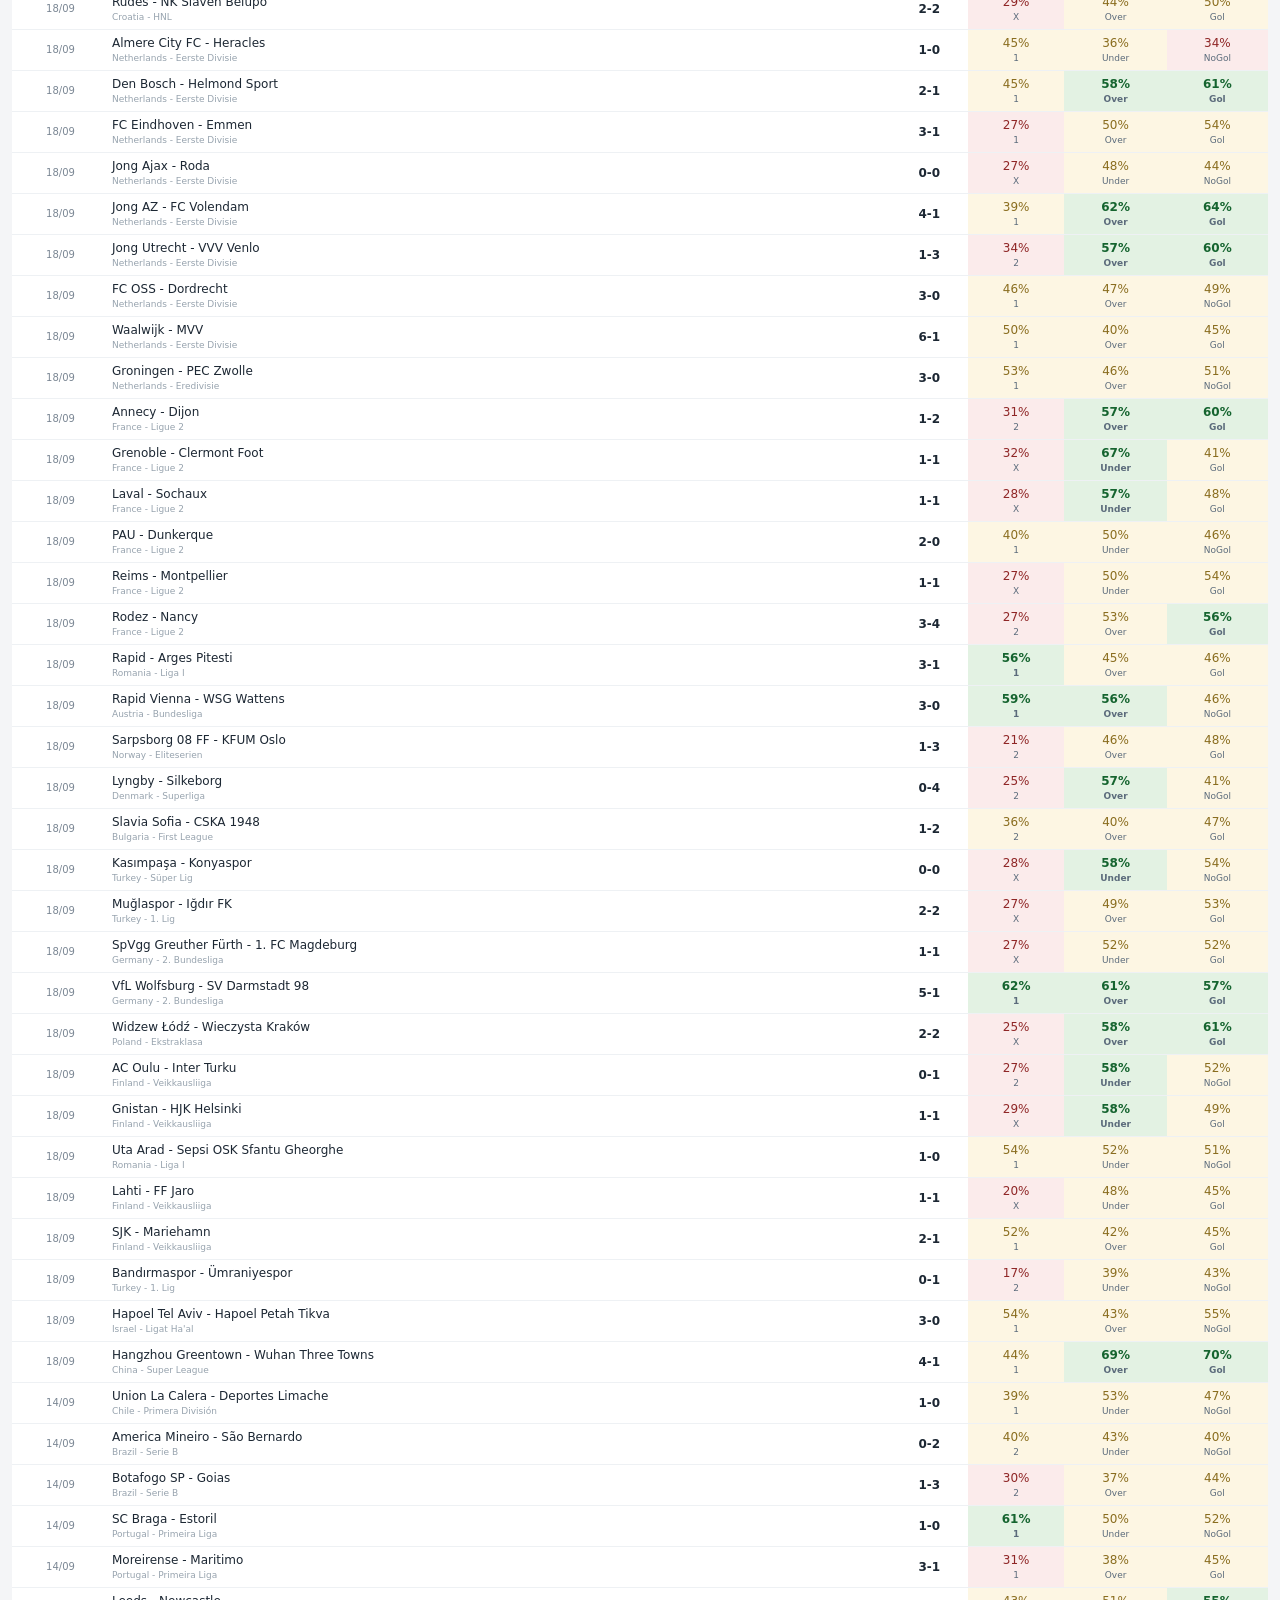
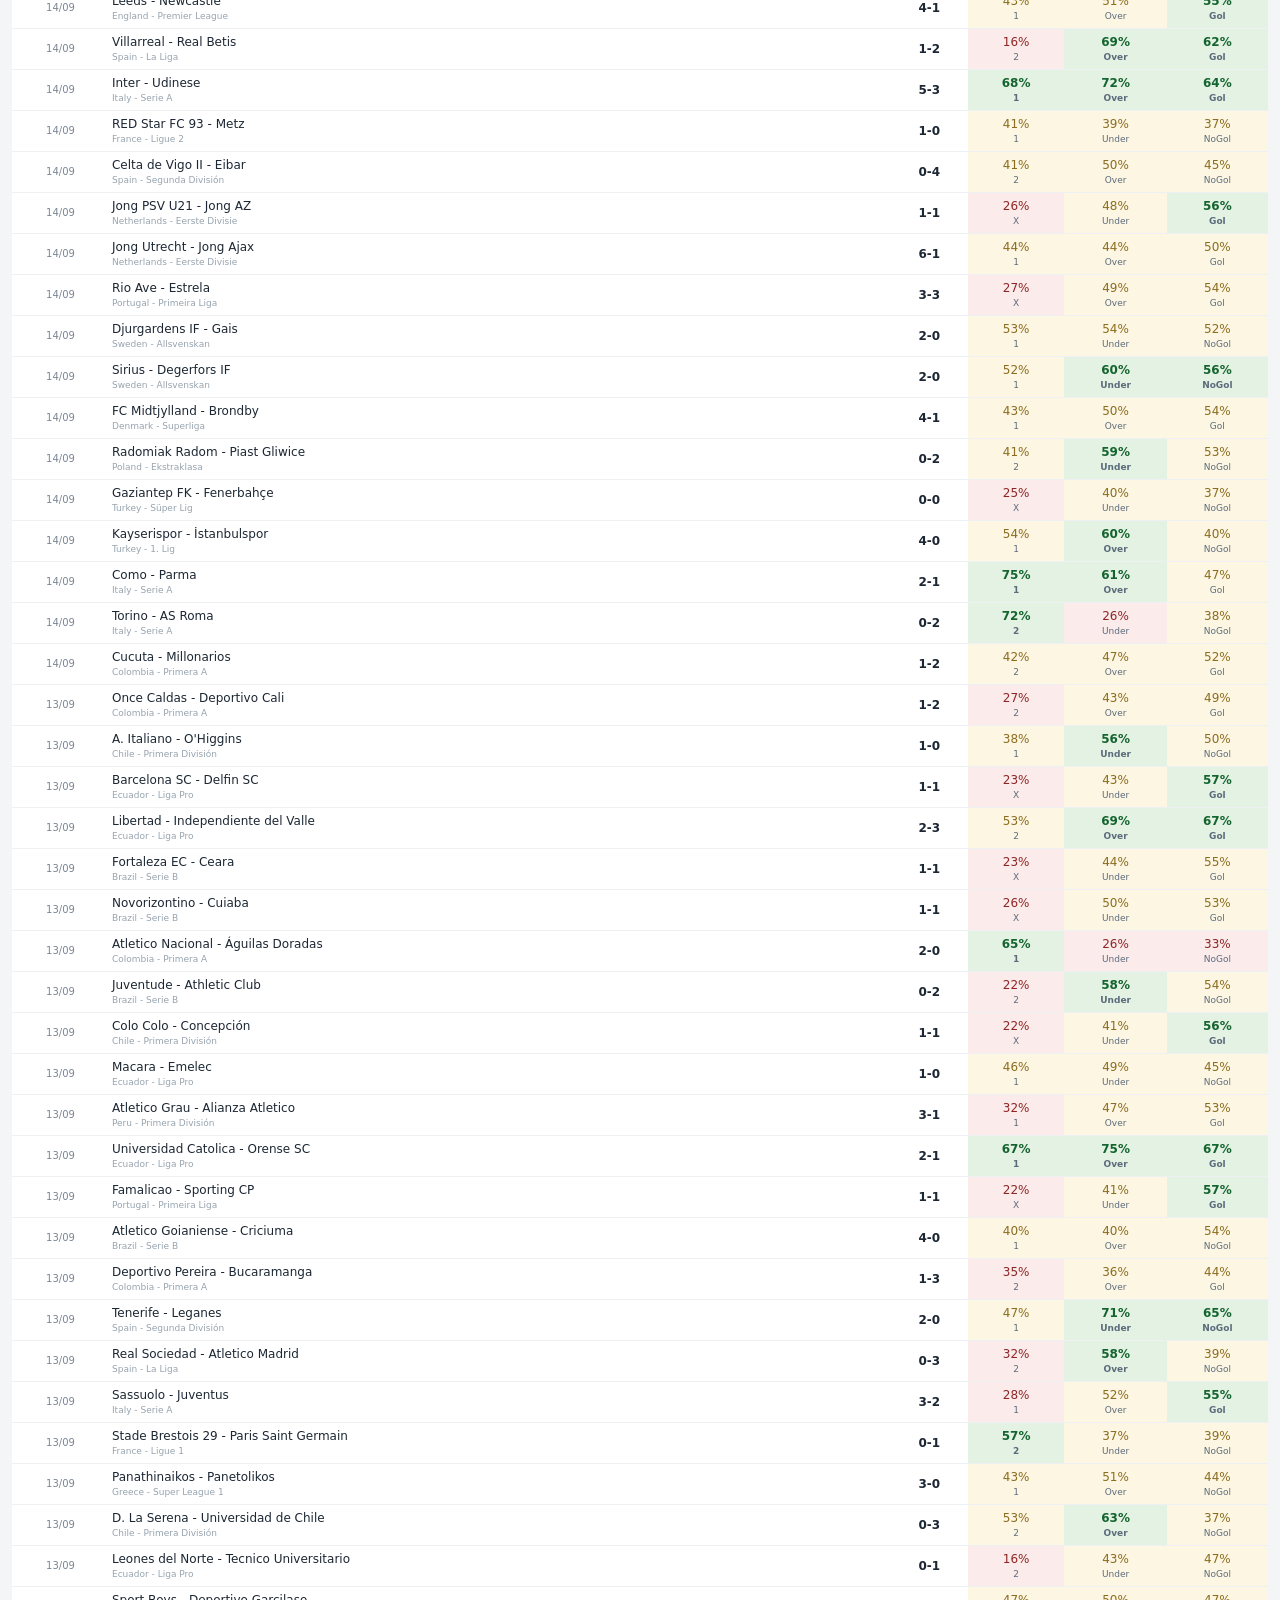
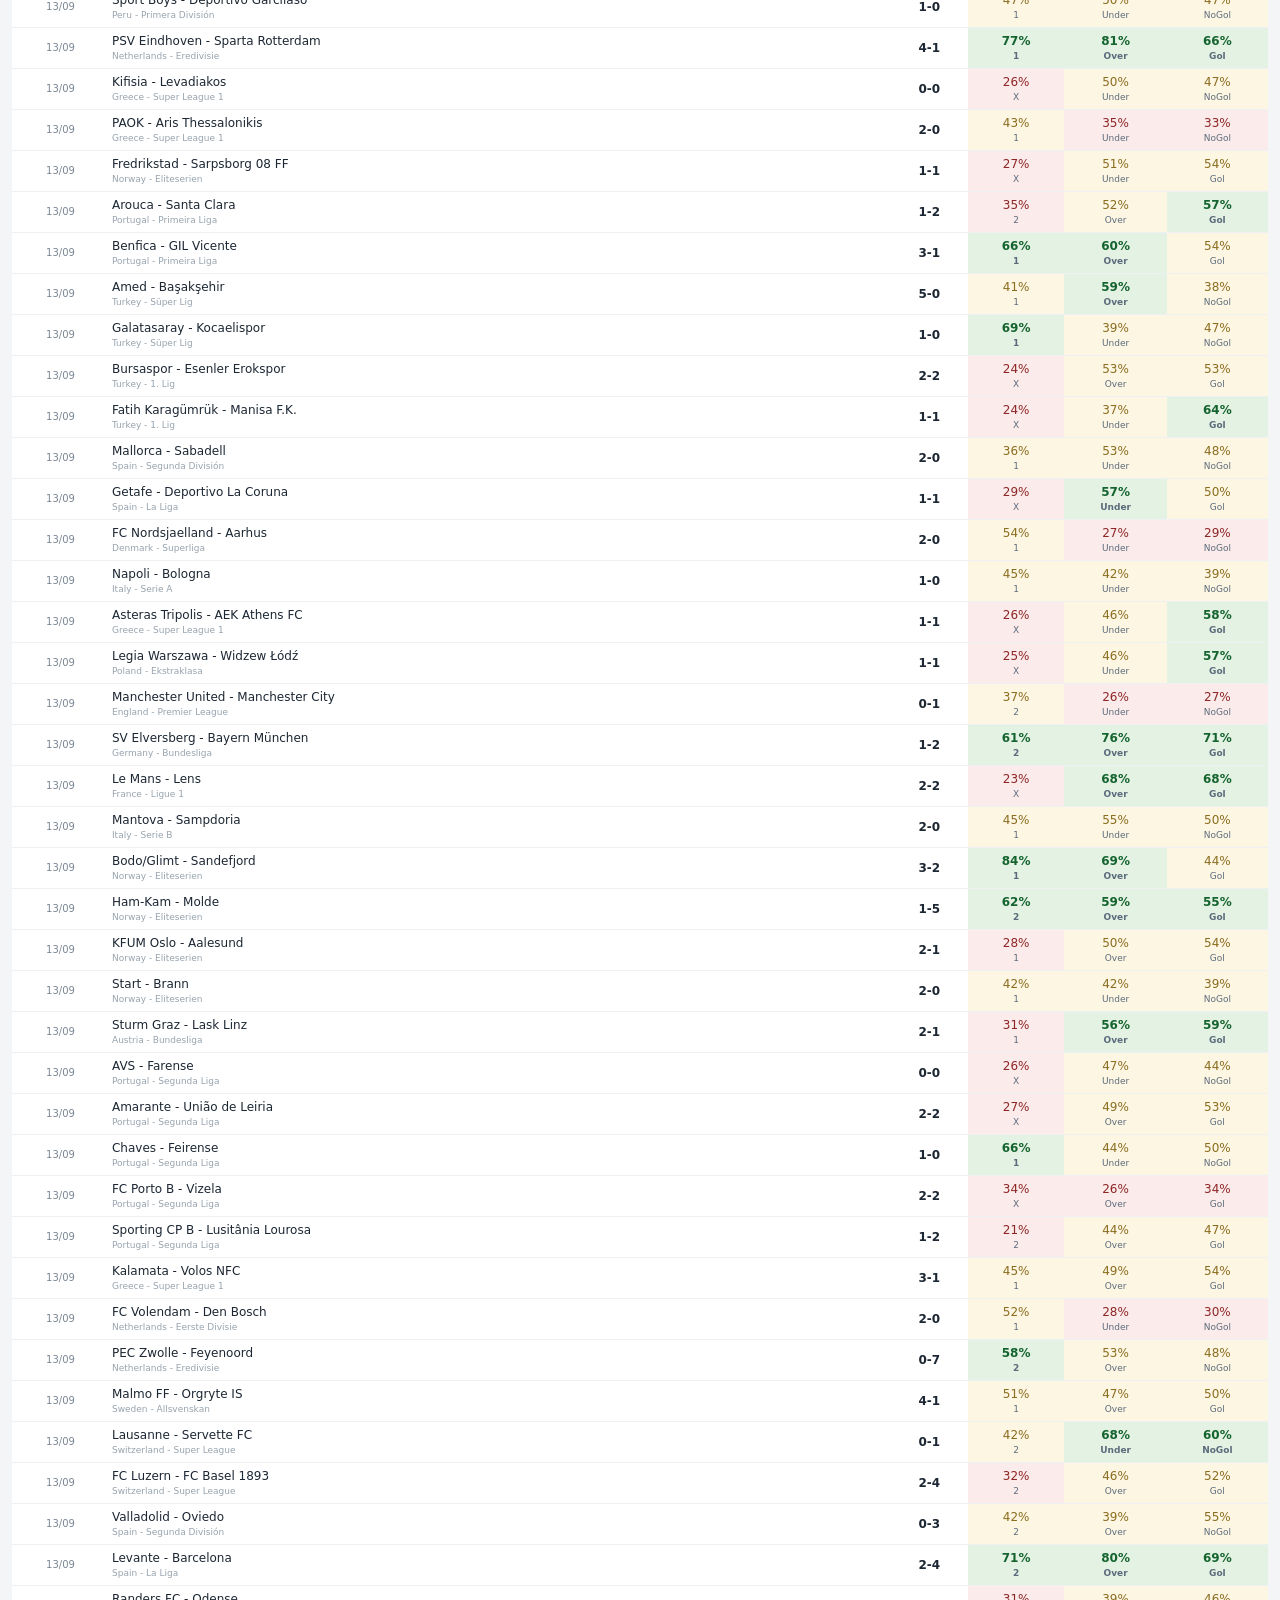
<file: docs/verifica.html>
<!DOCTYPE html>
<html lang="it"><head><meta charset="utf-8">
<meta name="viewport" content="width=device-width, initial-scale=1">
<title>Verifica delle previsioni</title>
<style>
 body { font-family:-apple-system,system-ui,sans-serif; margin:0; padding:12px;
        background:#f4f5f7; color:#1c2733; }
 h1 { font-size:18px; margin:0 0 12px; }
 .riquadro { background:#fff; border-radius:6px; padding:12px; margin-bottom:12px; }
 .tit { font-size:10px; text-transform:uppercase; letter-spacing:.5px;
         color:#7b8794; margin-bottom:6px; }
 .grande { font-size:22px; font-weight:600; }
 .spiega { font-size:11px; color:#5b6b7b; margin-top:6px; line-height:1.6; }
 table { width:100%; border-collapse:collapse; font-size:12px; background:#fff; }
 th { background:#2c3e50; color:#fff; padding:6px 3px; font-size:10px;
       position:sticky; top:0; }
 td { padding:6px 3px; border-bottom:1px solid #eef1f4; text-align:center;
       vertical-align:middle; }
 .mese td { background:#eef1f4; font-weight:600; text-align:left;
             font-size:11px; padding:5px 8px; }
 .d { font-size:10px; color:#7b8794; white-space:nowrap; }
 .s { text-align:left; font-size:12px; }
 .lega { font-size:9px; color:#97a3ae; }
 .ris { font-weight:600; white-space:nowrap; }
 .reale { font-size:9px; color:#5b6b7b; }
 .bene { background:#e3f2e3; color:#15642f; font-weight:600; }
 .medio { background:#fdf6e3; color:#8a6d1f; }
 .male { background:#fbebeb; color:#8f2626; }
 .vuoto { color:#c4ccd3; }
 .nota { margin-top:14px; font-size:10px; color:#7b8794; line-height:1.7; }
</style></head><body>
<h1>Verifica delle previsioni</h1>
<div class="riquadro">
 <div class="tit">Partite verificate</div>
 <div class="grande">556</div>
 <div class="spiega">esito piu' probabile azzeccato
  260 volte
  (47%) &middot;
  log loss 1.0370</div>
</div>

<div class="riquadro">
 <div class="tit">Confronto con i bookmaker</div>
 <div class="grande">Il mercato e' migliore</div>
 <div class="spiega">
  su 532 partite con quote &middot;
  differenza -0.0301 di log loss, intervallo 95% [-0.0472, -0.0125]<br>
  Il confronto usa le probabilita' dei bookmaker tolto il loro margine,
  sulle stesse partite, con le quote fotografate quando abbiamo previsto.
 </div>
</div>
<div class="riquadro" style="padding:0;overflow:hidden">
 <table>
  <tr><th>Data</th><th>Partita</th><th>Ris.</th>
      <th>Esito<br>1X2</th><th>Over<br>2.5</th><th>Gol<br>Gol</th></tr>
  <tr class="mese"><td colspan="6">2026-09</td></tr><tr><td class="d">21/09</td><td class="s">Llaneros - Atletico Nacional<br><span class="lega">Colombia - Primera A</span></td><td class="ris">2-0</td><td class="male">15%<br><span class="reale">1</span></td><td class="male">34%<br><span class="reale">Under</span></td><td class="medio">41%<br><span class="reale">NoGol</span></td></tr><tr><td class="d">20/09</td><td class="s">LDU de Quito - Universidad Catolica<br><span class="lega">Ecuador - Liga Pro</span></td><td class="ris">2-1</td><td class="medio">40%<br><span class="reale">1</span></td><td class="medio">50%<br><span class="reale">Over</span></td><td class="bene">55%<br><span class="reale">Gol</span></td></tr><tr><td class="d">20/09</td><td class="s">Deportes Tolima - America de Cali<br><span class="lega">Colombia - Primera A</span></td><td class="ris">1-1</td><td class="male">26%<br><span class="reale">X</span></td><td class="medio">46%<br><span class="reale">Under</span></td><td class="bene">58%<br><span class="reale">Gol</span></td></tr><tr><td class="d">20/09</td><td class="s">Londrina - Fortaleza EC<br><span class="lega">Brazil - Serie B</span></td><td class="ris">1-2</td><td class="male">30%<br><span class="reale">2</span></td><td class="bene">58%<br><span class="reale">Over</span></td><td class="bene">60%<br><span class="reale">Gol</span></td></tr><tr><td class="d">20/09</td><td class="s">Bucaramanga - Internacional de Bogota<br><span class="lega">Colombia - Primera A</span></td><td class="ris">2-0</td><td class="bene">55%<br><span class="reale">1</span></td><td class="medio">40%<br><span class="reale">Under</span></td><td class="medio">40%<br><span class="reale">NoGol</span></td></tr><tr><td class="d">20/09</td><td class="s">Deportivo Cuenca - Mushuc Runa SC<br><span class="lega">Ecuador - Liga Pro</span></td><td class="ris">1-1</td><td class="male">31%<br><span class="reale">X</span></td><td class="bene">65%<br><span class="reale">Under</span></td><td class="medio">43%<br><span class="reale">Gol</span></td></tr><tr><td class="d">20/09</td><td class="s">Juan Pablo II College - UCV Moquegua<br><span class="lega">Peru - Primera División</span></td><td class="ris">4-0</td><td class="bene">66%<br><span class="reale">1</span></td><td class="bene">56%<br><span class="reale">Over</span></td><td class="medio">49%<br><span class="reale">NoGol</span></td></tr><tr><td class="d">20/09</td><td class="s">FC Porto - Benfica<br><span class="lega">Portugal - Primeira Liga</span></td><td class="ris">3-1</td><td class="male">35%<br><span class="reale">1</span></td><td class="bene">66%<br><span class="reale">Over</span></td><td class="bene">67%<br><span class="reale">Gol</span></td></tr><tr><td class="d">20/09</td><td class="s">Goias - Avai<br><span class="lega">Brazil - Serie B</span></td><td class="ris">2-1</td><td class="medio">47%<br><span class="reale">1</span></td><td class="medio">47%<br><span class="reale">Over</span></td><td class="medio">51%<br><span class="reale">Gol</span></td></tr><tr><td class="d">20/09</td><td class="s">Fortaleza FC - Junior<br><span class="lega">Colombia - Primera A</span></td><td class="ris">1-4</td><td class="medio">41%<br><span class="reale">2</span></td><td class="bene">56%<br><span class="reale">Over</span></td><td class="bene">60%<br><span class="reale">Gol</span></td></tr><tr><td class="d">20/09</td><td class="s">Leganes - Granada CF<br><span class="lega">Spain - Segunda División</span></td><td class="ris">3-2</td><td class="male">32%<br><span class="reale">1</span></td><td class="medio">36%<br><span class="reale">Over</span></td><td class="medio">44%<br><span class="reale">Gol</span></td></tr><tr><td class="d">20/09</td><td class="s">Valencia - Real Sociedad<br><span class="lega">Spain - La Liga</span></td><td class="ris">2-3</td><td class="male">30%<br><span class="reale">2</span></td><td class="medio">44%<br><span class="reale">Over</span></td><td class="medio">50%<br><span class="reale">Gol</span></td></tr><tr><td class="d">20/09</td><td class="s">AC Milan - Lecce<br><span class="lega">Italy - Serie A</span></td><td class="ris">3-0</td><td class="bene">57%<br><span class="reale">1</span></td><td class="bene">55%<br><span class="reale">Over</span></td><td class="medio">45%<br><span class="reale">NoGol</span></td></tr><tr><td class="d">20/09</td><td class="s">Marseille - Paris Saint Germain<br><span class="lega">France - Ligue 1</span></td><td class="ris">1-2</td><td class="medio">45%<br><span class="reale">2</span></td><td class="bene">61%<br><span class="reale">Over</span></td><td class="bene">63%<br><span class="reale">Gol</span></td></tr><tr><td class="d">20/09</td><td class="s">Tecnico Universitario - Delfin SC<br><span class="lega">Ecuador - Liga Pro</span></td><td class="ris">1-1</td><td class="male">28%<br><span class="reale">X</span></td><td class="medio">54%<br><span class="reale">Under</span></td><td class="medio">52%<br><span class="reale">Gol</span></td></tr><tr><td class="d">20/09</td><td class="s">Lech Poznan - Radomiak Radom<br><span class="lega">Poland - Ekstraklasa</span></td><td class="ris">5-1</td><td class="bene">61%<br><span class="reale">1</span></td><td class="medio">51%<br><span class="reale">Over</span></td><td class="medio">49%<br><span class="reale">Gol</span></td></tr><tr><td class="d">20/09</td><td class="s">Dinamo Zagreb - NK Lokomotiva Zagreb<br><span class="lega">Croatia - HNL</span></td><td class="ris">3-2</td><td class="bene">73%<br><span class="reale">1</span></td><td class="bene">63%<br><span class="reale">Over</span></td><td class="medio">51%<br><span class="reale">Gol</span></td></tr><tr><td class="d">20/09</td><td class="s">Sport Huancayo - UTC Cajamarca<br><span class="lega">Peru - Primera División</span></td><td class="ris">3-2</td><td class="bene">80%<br><span class="reale">1</span></td><td class="bene">68%<br><span class="reale">Over</span></td><td class="medio">48%<br><span class="reale">Gol</span></td></tr><tr><td class="d">20/09</td><td class="s">Železničar Pančevo - Cukaricki<br><span class="lega">Serbia - Super Liga</span></td><td class="ris">2-1</td><td class="bene">66%<br><span class="reale">1</span></td><td class="medio">53%<br><span class="reale">Over</span></td><td class="medio">48%<br><span class="reale">Gol</span></td></tr><tr><td class="d">20/09</td><td class="s">Panetolikos - PAOK<br><span class="lega">Greece - Super League 1</span></td><td class="ris">1-3</td><td class="medio">36%<br><span class="reale">2</span></td><td class="medio">53%<br><span class="reale">Over</span></td><td class="bene">58%<br><span class="reale">Gol</span></td></tr><tr><td class="d">20/09</td><td class="s">Dinamo Bucuresti - Farul Constanta<br><span class="lega">Romania - Liga I</span></td><td class="ris">4-0</td><td class="bene">63%<br><span class="reale">1</span></td><td class="bene">62%<br><span class="reale">Over</span></td><td class="medio">42%<br><span class="reale">NoGol</span></td></tr><tr><td class="d">20/09</td><td class="s">SC Paderborn 07 - 1899 Hoffenheim<br><span class="lega">Germany - Bundesliga</span></td><td class="ris">3-1</td><td class="male">34%<br><span class="reale">1</span></td><td class="medio">40%<br><span class="reale">Over</span></td><td class="medio">47%<br><span class="reale">Gol</span></td></tr><tr><td class="d">20/09</td><td class="s">Modena - Empoli<br><span class="lega">Italy - Serie B</span></td><td class="ris">2-1</td><td class="medio">52%<br><span class="reale">1</span></td><td class="medio">45%<br><span class="reale">Over</span></td><td class="medio">48%<br><span class="reale">Gol</span></td></tr><tr><td class="d">20/09</td><td class="s">Brann - Bodo/Glimt<br><span class="lega">Norway - Eliteserien</span></td><td class="ris">2-1</td><td class="male">22%<br><span class="reale">1</span></td><td class="bene">57%<br><span class="reale">Over</span></td><td class="bene">58%<br><span class="reale">Gol</span></td></tr><tr><td class="d">20/09</td><td class="s">Kortrijk - SK Beveren<br><span class="lega">Belgium - Jupiler Pro League</span></td><td class="ris">1-0</td><td class="male">32%<br><span class="reale">1</span></td><td class="medio">54%<br><span class="reale">Under</span></td><td class="medio">48%<br><span class="reale">NoGol</span></td></tr><tr><td class="d">20/09</td><td class="s">FK Crvena Zvezda - Radnicki NIS<br><span class="lega">Serbia - Super Liga</span></td><td class="ris">3-0</td><td class="bene">62%<br><span class="reale">1</span></td><td class="bene">57%<br><span class="reale">Over</span></td><td class="medio">47%<br><span class="reale">NoGol</span></td></tr><tr><td class="d">20/09</td><td class="s">Estoril - Casa Pia<br><span class="lega">Portugal - Primeira Liga</span></td><td class="ris">1-2</td><td class="male">25%<br><span class="reale">2</span></td><td class="medio">38%<br><span class="reale">Over</span></td><td class="medio">44%<br><span class="reale">Gol</span></td></tr><tr><td class="d">20/09</td><td class="s">Santa Clara - SC Braga<br><span class="lega">Portugal - Primeira Liga</span></td><td class="ris">0-0</td><td class="male">30%<br><span class="reale">X</span></td><td class="bene">61%<br><span class="reale">Under</span></td><td class="medio">55%<br><span class="reale">NoGol</span></td></tr><tr><td class="d">20/09</td><td class="s">Amed - Beşiktaş<br><span class="lega">Turkey - Süper Lig</span></td><td class="ris">3-2</td><td class="medio">40%<br><span class="reale">1</span></td><td class="bene">56%<br><span class="reale">Over</span></td><td class="bene">59%<br><span class="reale">Gol</span></td></tr><tr><td class="d">20/09</td><td class="s">Göztepe - Rizespor<br><span class="lega">Turkey - Süper Lig</span></td><td class="ris">2-2</td><td class="male">25%<br><span class="reale">X</span></td><td class="bene">56%<br><span class="reale">Over</span></td><td class="bene">59%<br><span class="reale">Gol</span></td></tr><tr><td class="d">20/09</td><td class="s">Antalyaspor - Vanspor FK<br><span class="lega">Turkey - 1. Lig</span></td><td class="ris">3-0</td><td class="medio">54%<br><span class="reale">1</span></td><td class="medio">55%<br><span class="reale">Over</span></td><td class="medio">45%<br><span class="reale">NoGol</span></td></tr><tr><td class="d">20/09</td><td class="s">Mardin 1969 - Kayserispor<br><span class="lega">Turkey - 1. Lig</span></td><td class="ris">0-1</td><td class="male">32%<br><span class="reale">2</span></td><td class="medio">48%<br><span class="reale">Under</span></td><td class="medio">44%<br><span class="reale">NoGol</span></td></tr><tr><td class="d">20/09</td><td class="s">Club Brugge KV - Genk<br><span class="lega">Belgium - Jupiler Pro League</span></td><td class="ris">3-0</td><td class="medio">50%<br><span class="reale">1</span></td><td class="medio">54%<br><span class="reale">Over</span></td><td class="medio">44%<br><span class="reale">NoGol</span></td></tr><tr><td class="d">20/09</td><td class="s">Almeria - Celta de Vigo II<br><span class="lega">Spain - Segunda División</span></td><td class="ris">2-0</td><td class="medio">47%<br><span class="reale">1</span></td><td class="medio">44%<br><span class="reale">Under</span></td><td class="medio">42%<br><span class="reale">NoGol</span></td></tr><tr><td class="d">20/09</td><td class="s">Las Palmas - Burgos<br><span class="lega">Spain - Segunda División</span></td><td class="ris">1-2</td><td class="male">32%<br><span class="reale">2</span></td><td class="medio">45%<br><span class="reale">Over</span></td><td class="medio">51%<br><span class="reale">Gol</span></td></tr><tr><td class="d">20/09</td><td class="s">Deportivo La Coruna - Real Betis<br><span class="lega">Spain - La Liga</span></td><td class="ris">1-1</td><td class="male">26%<br><span class="reale">X</span></td><td class="medio">47%<br><span class="reale">Under</span></td><td class="bene">58%<br><span class="reale">Gol</span></td></tr><tr><td class="d">20/09</td><td class="s">Villarreal - Levante<br><span class="lega">Spain - La Liga</span></td><td class="ris">3-1</td><td class="bene">61%<br><span class="reale">1</span></td><td class="bene">70%<br><span class="reale">Over</span></td><td class="bene">65%<br><span class="reale">Gol</span></td></tr><tr><td class="d">20/09</td><td class="s">Kalamata - Panathinaikos<br><span class="lega">Greece - Super League 1</span></td><td class="ris">0-1</td><td class="medio">43%<br><span class="reale">2</span></td><td class="medio">40%<br><span class="reale">Under</span></td><td class="medio">38%<br><span class="reale">NoGol</span></td></tr><tr><td class="d">20/09</td><td class="s">Viborg - FC Nordsjaelland<br><span class="lega">Denmark - Superliga</span></td><td class="ris">4-1</td><td class="male">35%<br><span class="reale">1</span></td><td class="bene">57%<br><span class="reale">Over</span></td><td class="bene">60%<br><span class="reale">Gol</span></td></tr><tr><td class="d">20/09</td><td class="s">Juventus - Atalanta<br><span class="lega">Italy - Serie A</span></td><td class="ris">2-0</td><td class="medio">53%<br><span class="reale">1</span></td><td class="bene">58%<br><span class="reale">Under</span></td><td class="medio">55%<br><span class="reale">NoGol</span></td></tr><tr><td class="d">20/09</td><td class="s">Slavia Praha - Plzen<br><span class="lega">Czech-Republic - Czech Liga</span></td><td class="ris">2-1</td><td class="medio">49%<br><span class="reale">1</span></td><td class="bene">58%<br><span class="reale">Over</span></td><td class="bene">60%<br><span class="reale">Gol</span></td></tr><tr><td class="d">20/09</td><td class="s">OFI - Asteras Tripolis<br><span class="lega">Greece - Super League 1</span></td><td class="ris">2-2</td><td class="male">27%<br><span class="reale">X</span></td><td class="medio">50%<br><span class="reale">Over</span></td><td class="medio">54%<br><span class="reale">Gol</span></td></tr><tr><td class="d">20/09</td><td class="s">Jagiellonia - Legia Warszawa<br><span class="lega">Poland - Ekstraklasa</span></td><td class="ris">1-3</td><td class="medio">36%<br><span class="reale">2</span></td><td class="medio">52%<br><span class="reale">Over</span></td><td class="bene">57%<br><span class="reale">Gol</span></td></tr><tr><td class="d">20/09</td><td class="s">Fulham - Manchester United<br><span class="lega">England - Premier League</span></td><td class="ris">1-1</td><td class="male">26%<br><span class="reale">X</span></td><td class="medio">45%<br><span class="reale">Under</span></td><td class="bene">59%<br><span class="reale">Gol</span></td></tr><tr><td class="d">20/09</td><td class="s">FC Schalke 04 - SV Elversberg<br><span class="lega">Germany - Bundesliga</span></td><td class="ris">0-0</td><td class="male">24%<br><span class="reale">X</span></td><td class="medio">39%<br><span class="reale">Under</span></td><td class="medio">38%<br><span class="reale">NoGol</span></td></tr><tr><td class="d">20/09</td><td class="s">Nice - Lille<br><span class="lega">France - Ligue 1</span></td><td class="ris">2-1</td><td class="male">34%<br><span class="reale">1</span></td><td class="medio">40%<br><span class="reale">Over</span></td><td class="medio">47%<br><span class="reale">Gol</span></td></tr><tr><td class="d">20/09</td><td class="s">Mantova - Pisa<br><span class="lega">Italy - Serie B</span></td><td class="ris">2-2</td><td class="male">26%<br><span class="reale">X</span></td><td class="medio">51%<br><span class="reale">Over</span></td><td class="medio">55%<br><span class="reale">Gol</span></td></tr><tr><td class="d">20/09</td><td class="s">Sandefjord - Start<br><span class="lega">Norway - Eliteserien</span></td><td class="ris">3-0</td><td class="male">27%<br><span class="reale">1</span></td><td class="medio">50%<br><span class="reale">Over</span></td><td class="medio">47%<br><span class="reale">NoGol</span></td></tr><tr><td class="d">20/09</td><td class="s">Tromso - Ham-Kam<br><span class="lega">Norway - Eliteserien</span></td><td class="ris">3-2</td><td class="bene">57%<br><span class="reale">1</span></td><td class="medio">50%<br><span class="reale">Over</span></td><td class="medio">50%<br><span class="reale">Gol</span></td></tr><tr><td class="d">20/09</td><td class="s">Viking - Lillestrom<br><span class="lega">Norway - Eliteserien</span></td><td class="ris">3-0</td><td class="bene">67%<br><span class="reale">1</span></td><td class="bene">63%<br><span class="reale">Over</span></td><td class="medio">44%<br><span class="reale">NoGol</span></td></tr><tr><td class="d">20/09</td><td class="s">HNK Rijeka - HNK Hajduk Split<br><span class="lega">Croatia - HNL</span></td><td class="ris">3-0</td><td class="medio">43%<br><span class="reale">1</span></td><td class="medio">48%<br><span class="reale">Over</span></td><td class="medio">47%<br><span class="reale">NoGol</span></td></tr><tr><td class="d">20/09</td><td class="s">Macva - Mladost Lucani<br><span class="lega">Serbia - Super Liga</span></td><td class="ris">1-2</td><td class="male">32%<br><span class="reale">2</span></td><td class="male">28%<br><span class="reale">Over</span></td><td class="medio">37%<br><span class="reale">Gol</span></td></tr><tr><td class="d">20/09</td><td class="s">Red Bull Salzburg - Sturm Graz<br><span class="lega">Austria - Bundesliga</span></td><td class="ris">3-0</td><td class="bene">64%<br><span class="reale">1</span></td><td class="bene">69%<br><span class="reale">Over</span></td><td class="medio">36%<br><span class="reale">NoGol</span></td></tr><tr><td class="d">20/09</td><td class="s">Volos NFC - AEK Athens FC<br><span class="lega">Greece - Super League 1</span></td><td class="ris">1-2</td><td class="bene">60%<br><span class="reale">2</span></td><td class="bene">57%<br><span class="reale">Over</span></td><td class="medio">54%<br><span class="reale">Gol</span></td></tr><tr><td class="d">20/09</td><td class="s">Lokomotiv Plovdiv - CSKA Sofia<br><span class="lega">Bulgaria - First League</span></td><td class="ris">1-1</td><td class="male">21%<br><span class="reale">X</span></td><td class="medio">46%<br><span class="reale">Under</span></td><td class="medio">49%<br><span class="reale">Gol</span></td></tr><tr><td class="d">20/09</td><td class="s">De Graafschap - NAC Breda<br><span class="lega">Netherlands - Eerste Divisie</span></td><td class="ris">1-2</td><td class="medio">45%<br><span class="reale">2</span></td><td class="bene">65%<br><span class="reale">Over</span></td><td class="bene">66%<br><span class="reale">Gol</span></td></tr><tr><td class="d">20/09</td><td class="s">NEC Nijmegen - GO Ahead Eagles<br><span class="lega">Netherlands - Eredivisie</span></td><td class="ris">1-1</td><td class="male">24%<br><span class="reale">X</span></td><td class="medio">38%<br><span class="reale">Under</span></td><td class="bene">64%<br><span class="reale">Gol</span></td></tr><tr><td class="d">20/09</td><td class="s">Degerfors IF - Hammarby FF<br><span class="lega">Sweden - Allsvenskan</span></td><td class="ris">0-1</td><td class="bene">61%<br><span class="reale">2</span></td><td class="medio">48%<br><span class="reale">Under</span></td><td class="medio">51%<br><span class="reale">NoGol</span></td></tr><tr><td class="d">20/09</td><td class="s">Mjallby AIF - Gais<br><span class="lega">Sweden - Allsvenskan</span></td><td class="ris">0-3</td><td class="medio">42%<br><span class="reale">2</span></td><td class="medio">48%<br><span class="reale">Over</span></td><td class="medio">47%<br><span class="reale">NoGol</span></td></tr><tr><td class="d">20/09</td><td class="s">FC Basel 1893 - FC ST. Gallen<br><span class="lega">Switzerland - Super League</span></td><td class="ris">1-3</td><td class="male">34%<br><span class="reale">2</span></td><td class="medio">52%<br><span class="reale">Over</span></td><td class="bene">57%<br><span class="reale">Gol</span></td></tr><tr><td class="d">20/09</td><td class="s">Lausanne - FC Lugano<br><span class="lega">Switzerland - Super League</span></td><td class="ris">0-4</td><td class="medio">45%<br><span class="reale">2</span></td><td class="medio">44%<br><span class="reale">Over</span></td><td class="medio">51%<br><span class="reale">NoGol</span></td></tr><tr><td class="d">20/09</td><td class="s">Estrela - Academico Viseu<br><span class="lega">Portugal - Primeira Liga</span></td><td class="ris">0-2</td><td class="male">23%<br><span class="reale">2</span></td><td class="medio">39%<br><span class="reale">Under</span></td><td class="medio">39%<br><span class="reale">NoGol</span></td></tr><tr><td class="d">20/09</td><td class="s">Vitória SC - Moreirense<br><span class="lega">Portugal - Primeira Liga</span></td><td class="ris">1-1</td><td class="male">22%<br><span class="reale">X</span></td><td class="medio">50%<br><span class="reale">Under</span></td><td class="medio">45%<br><span class="reale">Gol</span></td></tr><tr><td class="d">20/09</td><td class="s">AD Ceuta FC - Valladolid<br><span class="lega">Spain - Segunda División</span></td><td class="ris">1-1</td><td class="male">29%<br><span class="reale">X</span></td><td class="bene">58%<br><span class="reale">Under</span></td><td class="medio">49%<br><span class="reale">Gol</span></td></tr><tr><td class="d">20/09</td><td class="s">Atletico Madrid - Real Madrid<br><span class="lega">Spain - La Liga</span></td><td class="ris">2-1</td><td class="male">29%<br><span class="reale">1</span></td><td class="bene">64%<br><span class="reale">Over</span></td><td class="bene">65%<br><span class="reale">Gol</span></td></tr><tr><td class="d">20/09</td><td class="s">Ponte Preta - CRB<br><span class="lega">Brazil - Serie B</span></td><td class="ris">1-0</td><td class="male">8%<br><span class="reale">1</span></td><td class="male">32%<br><span class="reale">Under</span></td><td class="medio">48%<br><span class="reale">NoGol</span></td></tr><tr><td class="d">20/09</td><td class="s">AC Horsens - Aarhus<br><span class="lega">Denmark - Superliga</span></td><td class="ris">2-2</td><td class="male">25%<br><span class="reale">X</span></td><td class="bene">59%<br><span class="reale">Over</span></td><td class="bene">62%<br><span class="reale">Gol</span></td></tr><tr><td class="d">20/09</td><td class="s">St. Truiden - KVC Westerlo<br><span class="lega">Belgium - Jupiler Pro League</span></td><td class="ris">0-2</td><td class="male">24%<br><span class="reale">2</span></td><td class="medio">37%<br><span class="reale">Under</span></td><td class="medio">38%<br><span class="reale">NoGol</span></td></tr><tr><td class="d">20/09</td><td class="s">Erzurumspor FK - Samsunspor<br><span class="lega">Turkey - Süper Lig</span></td><td class="ris">1-0</td><td class="medio">38%<br><span class="reale">1</span></td><td class="medio">54%<br><span class="reale">Under</span></td><td class="medio">48%<br><span class="reale">NoGol</span></td></tr><tr><td class="d">20/09</td><td class="s">Fenerbahçe - Eyüpspor<br><span class="lega">Turkey - Süper Lig</span></td><td class="ris">8-0</td><td class="bene">65%<br><span class="reale">1</span></td><td class="medio">54%<br><span class="reale">Over</span></td><td class="medio">51%<br><span class="reale">NoGol</span></td></tr><tr><td class="d">20/09</td><td class="s">Manisa F.K. - İstanbulspor<br><span class="lega">Turkey - 1. Lig</span></td><td class="ris">0-1</td><td class="male">22%<br><span class="reale">2</span></td><td class="medio">40%<br><span class="reale">Under</span></td><td class="medio">40%<br><span class="reale">NoGol</span></td></tr><tr><td class="d">20/09</td><td class="s">Pendikspor - Bodrum FK<br><span class="lega">Turkey - 1. Lig</span></td><td class="ris">1-1</td><td class="male">28%<br><span class="reale">X</span></td><td class="bene">58%<br><span class="reale">Under</span></td><td class="medio">46%<br><span class="reale">Gol</span></td></tr><tr><td class="d">20/09</td><td class="s">Levadiakos - Olympiakos Piraeus<br><span class="lega">Greece - Super League 1</span></td><td class="ris">0-1</td><td class="medio">48%<br><span class="reale">2</span></td><td class="medio">53%<br><span class="reale">Under</span></td><td class="medio">49%<br><span class="reale">NoGol</span></td></tr><tr><td class="d">20/09</td><td class="s">Bayer Leverkusen - RB Leipzig<br><span class="lega">Germany - Bundesliga</span></td><td class="ris">2-0</td><td class="medio">46%<br><span class="reale">1</span></td><td class="medio">37%<br><span class="reale">Under</span></td><td class="medio">36%<br><span class="reale">NoGol</span></td></tr><tr><td class="d">20/09</td><td class="s">Frosinone - Como<br><span class="lega">Italy - Serie A</span></td><td class="ris">2-0</td><td class="male">20%<br><span class="reale">1</span></td><td class="medio">39%<br><span class="reale">Under</span></td><td class="medio">41%<br><span class="reale">NoGol</span></td></tr><tr><td class="d">20/09</td><td class="s">Parma - Genoa<br><span class="lega">Italy - Serie A</span></td><td class="ris">2-1</td><td class="male">31%<br><span class="reale">1</span></td><td class="medio">42%<br><span class="reale">Over</span></td><td class="medio">48%<br><span class="reale">Gol</span></td></tr><tr><td class="d">20/09</td><td class="s">Auxerre - Stade Brestois 29<br><span class="lega">France - Ligue 1</span></td><td class="ris">2-1</td><td class="male">30%<br><span class="reale">1</span></td><td class="medio">54%<br><span class="reale">Over</span></td><td class="bene">57%<br><span class="reale">Gol</span></td></tr><tr><td class="d">20/09</td><td class="s">Bournemouth - Liverpool<br><span class="lega">England - Premier League</span></td><td class="ris">0-1</td><td class="male">34%<br><span class="reale">2</span></td><td class="medio">46%<br><span class="reale">Under</span></td><td class="medio">42%<br><span class="reale">NoGol</span></td></tr><tr><td class="d">20/09</td><td class="s">Leeds - Crystal Palace<br><span class="lega">England - Premier League</span></td><td class="ris">0-0</td><td class="male">21%<br><span class="reale">X</span></td><td class="male">33%<br><span class="reale">Under</span></td><td class="medio">36%<br><span class="reale">NoGol</span></td></tr><tr><td class="d">20/09</td><td class="s">Manchester City - Sunderland<br><span class="lega">England - Premier League</span></td><td class="ris">5-3</td><td class="bene">64%<br><span class="reale">1</span></td><td class="bene">56%<br><span class="reale">Over</span></td><td class="medio">52%<br><span class="reale">Gol</span></td></tr><tr><td class="d">20/09</td><td class="s">FK Jablonec - Zlin<br><span class="lega">Czech-Republic - Czech Liga</span></td><td class="ris">1-1</td><td class="male">24%<br><span class="reale">X</span></td><td class="medio">48%<br><span class="reale">Under</span></td><td class="medio">52%<br><span class="reale">Gol</span></td></tr><tr><td class="d">20/09</td><td class="s">Sigma Olomouc - Sparta Praha<br><span class="lega">Czech-Republic - Czech Liga</span></td><td class="ris">0-3</td><td class="medio">39%<br><span class="reale">2</span></td><td class="bene">59%<br><span class="reale">Over</span></td><td class="medio">38%<br><span class="reale">NoGol</span></td></tr><tr><td class="d">20/09</td><td class="s">Arezzo - Sudtirol<br><span class="lega">Italy - Serie B</span></td><td class="ris">1-4</td><td class="male">25%<br><span class="reale">2</span></td><td class="medio">37%<br><span class="reale">Over</span></td><td class="medio">43%<br><span class="reale">Gol</span></td></tr><tr><td class="d">20/09</td><td class="s">Hellas Verona - Vicenza Virtus<br><span class="lega">Italy - Serie B</span></td><td class="ris">2-1</td><td class="bene">59%<br><span class="reale">1</span></td><td class="bene">64%<br><span class="reale">Over</span></td><td class="bene">61%<br><span class="reale">Gol</span></td></tr><tr><td class="d">20/09</td><td class="s">Zaglebie Lubin - Wisla Plock<br><span class="lega">Poland - Ekstraklasa</span></td><td class="ris">0-2</td><td class="male">32%<br><span class="reale">2</span></td><td class="medio">51%<br><span class="reale">Under</span></td><td class="medio">46%<br><span class="reale">NoGol</span></td></tr><tr><td class="d">20/09</td><td class="s">Valerenga - Fredrikstad<br><span class="lega">Norway - Eliteserien</span></td><td class="ris">1-1</td><td class="male">27%<br><span class="reale">X</span></td><td class="medio">48%<br><span class="reale">Under</span></td><td class="bene">56%<br><span class="reale">Gol</span></td></tr><tr><td class="d">20/09</td><td class="s">AZ Alkmaar - Telstar<br><span class="lega">Netherlands - Eredivisie</span></td><td class="ris">1-0</td><td class="bene">64%<br><span class="reale">1</span></td><td class="medio">47%<br><span class="reale">Under</span></td><td class="medio">51%<br><span class="reale">NoGol</span></td></tr><tr><td class="d">20/09</td><td class="s">Twente - PSV Eindhoven<br><span class="lega">Netherlands - Eredivisie</span></td><td class="ris">3-2</td><td class="medio">37%<br><span class="reale">1</span></td><td class="bene">64%<br><span class="reale">Over</span></td><td class="bene">66%<br><span class="reale">Gol</span></td></tr><tr><td class="d">20/09</td><td class="s">TSV Hartberg - Lask Linz<br><span class="lega">Austria - Bundesliga</span></td><td class="ris">3-3</td><td class="male">21%<br><span class="reale">X</span></td><td class="bene">61%<br><span class="reale">Over</span></td><td class="bene">58%<br><span class="reale">Gol</span></td></tr><tr><td class="d">20/09</td><td class="s">Ried - Wolfsberger AC<br><span class="lega">Austria - Bundesliga</span></td><td class="ris">4-1</td><td class="medio">49%<br><span class="reale">1</span></td><td class="medio">47%<br><span class="reale">Over</span></td><td class="medio">51%<br><span class="reale">Gol</span></td></tr><tr><td class="d">20/09</td><td class="s">Norwich - Bolton<br><span class="lega">England - Championship</span></td><td class="ris">3-4</td><td class="male">23%<br><span class="reale">2</span></td><td class="bene">61%<br><span class="reale">Over</span></td><td class="bene">61%<br><span class="reale">Gol</span></td></tr><tr><td class="d">20/09</td><td class="s">Spartak Varna - Lokomotiv Sofia<br><span class="lega">Bulgaria - First League</span></td><td class="ris">0-1</td><td class="male">27%<br><span class="reale">2</span></td><td class="medio">51%<br><span class="reale">Under</span></td><td class="medio">47%<br><span class="reale">NoGol</span></td></tr><tr><td class="d">20/09</td><td class="s">Djurgardens IF - IF Elfsborg<br><span class="lega">Sweden - Allsvenskan</span></td><td class="ris">1-2</td><td class="male">22%<br><span class="reale">2</span></td><td class="medio">43%<br><span class="reale">Over</span></td><td class="medio">46%<br><span class="reale">Gol</span></td></tr><tr><td class="d">20/09</td><td class="s">Halmstad - AIK Stockholm<br><span class="lega">Sweden - Allsvenskan</span></td><td class="ris">2-1</td><td class="medio">40%<br><span class="reale">1</span></td><td class="bene">56%<br><span class="reale">Over</span></td><td class="bene">59%<br><span class="reale">Gol</span></td></tr><tr><td class="d">20/09</td><td class="s">Kalmar FF - BK Hacken<br><span class="lega">Sweden - Allsvenskan</span></td><td class="ris">0-5</td><td class="male">34%<br><span class="reale">2</span></td><td class="medio">36%<br><span class="reale">Over</span></td><td class="bene">56%<br><span class="reale">NoGol</span></td></tr><tr><td class="d">20/09</td><td class="s">Brondby - FC Copenhagen<br><span class="lega">Denmark - Superliga</span></td><td class="ris">0-1</td><td class="medio">43%<br><span class="reale">2</span></td><td class="medio">48%<br><span class="reale">Under</span></td><td class="medio">44%<br><span class="reale">NoGol</span></td></tr><tr><td class="d">20/09</td><td class="s">Sonderjyske - Randers FC<br><span class="lega">Denmark - Superliga</span></td><td class="ris">4-2</td><td class="male">34%<br><span class="reale">1</span></td><td class="medio">42%<br><span class="reale">Over</span></td><td class="medio">49%<br><span class="reale">Gol</span></td></tr><tr><td class="d">20/09</td><td class="s">FC Vaduz - FC Thun<br><span class="lega">Switzerland - Super League</span></td><td class="ris">1-2</td><td class="male">21%<br><span class="reale">2</span></td><td class="bene">62%<br><span class="reale">Over</span></td><td class="bene">60%<br><span class="reale">Gol</span></td></tr><tr><td class="d">20/09</td><td class="s">Sabadell - Oviedo<br><span class="lega">Spain - Segunda División</span></td><td class="ris">3-1</td><td class="medio">36%<br><span class="reale">1</span></td><td class="medio">47%<br><span class="reale">Over</span></td><td class="medio">53%<br><span class="reale">Gol</span></td></tr><tr><td class="d">20/09</td><td class="s">Getafe - Malaga<br><span class="lega">Spain - La Liga</span></td><td class="ris">1-0</td><td class="medio">36%<br><span class="reale">1</span></td><td class="bene">65%<br><span class="reale">Under</span></td><td class="bene">57%<br><span class="reale">NoGol</span></td></tr><tr><td class="d">20/09</td><td class="s">Antwerp - Union St. Gilloise<br><span class="lega">Belgium - Jupiler Pro League</span></td><td class="ris">0-2</td><td class="medio">52%<br><span class="reale">2</span></td><td class="medio">39%<br><span class="reale">Under</span></td><td class="medio">39%<br><span class="reale">NoGol</span></td></tr><tr><td class="d">20/09</td><td class="s">Arminia Bielefeld - 1. FC Heidenheim<br><span class="lega">Germany - 2. Bundesliga</span></td><td class="ris">2-2</td><td class="male">26%<br><span class="reale">X</span></td><td class="medio">53%<br><span class="reale">Over</span></td><td class="bene">57%<br><span class="reale">Gol</span></td></tr><tr><td class="d">20/09</td><td class="s">Energie Cottbus - FC St. Pauli<br><span class="lega">Germany - 2. Bundesliga</span></td><td class="ris">1-1</td><td class="male">25%<br><span class="reale">X</span></td><td class="medio">42%<br><span class="reale">Under</span></td><td class="bene">61%<br><span class="reale">Gol</span></td></tr><tr><td class="d">20/09</td><td class="s">Hannover 96 - VfL Bochum<br><span class="lega">Germany - 2. Bundesliga</span></td><td class="ris">2-1</td><td class="medio">50%<br><span class="reale">1</span></td><td class="medio">54%<br><span class="reale">Over</span></td><td class="bene">56%<br><span class="reale">Gol</span></td></tr><tr><td class="d">20/09</td><td class="s">Celtic - Rangers<br><span class="lega">Scotland - Premiership</span></td><td class="ris">0-1</td><td class="male">21%<br><span class="reale">2</span></td><td class="medio">39%<br><span class="reale">Under</span></td><td class="medio">40%<br><span class="reale">NoGol</span></td></tr><tr><td class="d">20/09</td><td class="s">Hradec Králové - Teplice<br><span class="lega">Czech-Republic - Czech Liga</span></td><td class="ris">0-2</td><td class="male">24%<br><span class="reale">2</span></td><td class="bene">56%<br><span class="reale">Under</span></td><td class="medio">52%<br><span class="reale">NoGol</span></td></tr><tr><td class="d">20/09</td><td class="s">Wolves - West Brom<br><span class="lega">England - Championship</span></td><td class="ris">1-0</td><td class="medio">47%<br><span class="reale">1</span></td><td class="medio">49%<br><span class="reale">Under</span></td><td class="medio">46%<br><span class="reale">NoGol</span></td></tr><tr><td class="d">20/09</td><td class="s">FC Voluntari - Universitatea Cluj<br><span class="lega">Romania - Liga I</span></td><td class="ris">0-2</td><td class="medio">40%<br><span class="reale">2</span></td><td class="medio">47%<br><span class="reale">Under</span></td><td class="medio">43%<br><span class="reale">NoGol</span></td></tr><tr><td class="d">20/09</td><td class="s">Fiorentina - Napoli<br><span class="lega">Italy - Serie A</span></td><td class="ris">1-1</td><td class="male">27%<br><span class="reale">X</span></td><td class="medio">50%<br><span class="reale">Under</span></td><td class="bene">55%<br><span class="reale">Gol</span></td></tr><tr><td class="d">20/09</td><td class="s">Feyenoord - Utrecht<br><span class="lega">Netherlands - Eredivisie</span></td><td class="ris">5-0</td><td class="bene">71%<br><span class="reale">1</span></td><td class="bene">62%<br><span class="reale">Over</span></td><td class="medio">48%<br><span class="reale">NoGol</span></td></tr><tr><td class="d">20/09</td><td class="s">Piast Gliwice - Pogon Szczecin<br><span class="lega">Poland - Ekstraklasa</span></td><td class="ris">1-2</td><td class="male">30%<br><span class="reale">2</span></td><td class="medio">47%<br><span class="reale">Over</span></td><td class="medio">52%<br><span class="reale">Gol</span></td></tr><tr><td class="d">20/09</td><td class="s">Incheon United - Daejeon Citizen<br><span class="lega">South-Korea - K League 1</span></td><td class="ris">1-1</td><td class="male">25%<br><span class="reale">X</span></td><td class="medio">41%<br><span class="reale">Under</span></td><td class="bene">61%<br><span class="reale">Gol</span></td></tr><tr><td class="d">20/09</td><td class="s">Pohang Steelers - FC Seoul<br><span class="lega">South-Korea - K League 1</span></td><td class="ris">2-1</td><td class="male">18%<br><span class="reale">1</span></td><td class="bene">64%<br><span class="reale">Over</span></td><td class="bene">60%<br><span class="reale">Gol</span></td></tr><tr><td class="d">20/09</td><td class="s">Gangwon FC - Jeju United FC<br><span class="lega">South-Korea - K League 1</span></td><td class="ris">0-1</td><td class="medio">44%<br><span class="reale">2</span></td><td class="medio">46%<br><span class="reale">Under</span></td><td class="medio">42%<br><span class="reale">NoGol</span></td></tr><tr><td class="d">20/09</td><td class="s">Jeonbuk Motors - Gwangju FC<br><span class="lega">South-Korea - K League 1</span></td><td class="ris">2-2</td><td class="male">26%<br><span class="reale">X</span></td><td class="medio">55%<br><span class="reale">Over</span></td><td class="bene">58%<br><span class="reale">Gol</span></td></tr><tr><td class="d">20/09</td><td class="s">FBC Melgar - Sport Boys<br><span class="lega">Peru - Primera División</span></td><td class="ris">1-1</td><td class="male">20%<br><span class="reale">X</span></td><td class="medio">43%<br><span class="reale">Under</span></td><td class="medio">51%<br><span class="reale">Gol</span></td></tr><tr><td class="d">20/09</td><td class="s">Deportivo Pasto - Once Caldas<br><span class="lega">Colombia - Primera A</span></td><td class="ris">1-0</td><td class="medio">37%<br><span class="reale">1</span></td><td class="medio">46%<br><span class="reale">Under</span></td><td class="medio">42%<br><span class="reale">NoGol</span></td></tr><tr><td class="d">20/09</td><td class="s">Emelec - Libertad<br><span class="lega">Ecuador - Liga Pro</span></td><td class="ris">1-2</td><td class="male">22%<br><span class="reale">2</span></td><td class="bene">55%<br><span class="reale">Over</span></td><td class="bene">56%<br><span class="reale">Gol</span></td></tr><tr><td class="d">19/09</td><td class="s">Deportivo Cali - Cucuta<br><span class="lega">Colombia - Primera A</span></td><td class="ris">3-0</td><td class="bene">59%<br><span class="reale">1</span></td><td class="bene">62%<br><span class="reale">Over</span></td><td class="medio">40%<br><span class="reale">NoGol</span></td></tr><tr><td class="d">19/09</td><td class="s">Deportivo Garcilaso - Universitario<br><span class="lega">Peru - Primera División</span></td><td class="ris">4-0</td><td class="medio">39%<br><span class="reale">1</span></td><td class="bene">59%<br><span class="reale">Over</span></td><td class="medio">38%<br><span class="reale">NoGol</span></td></tr><tr><td class="d">19/09</td><td class="s">Athletic Club - Botafogo SP<br><span class="lega">Brazil - Serie B</span></td><td class="ris">1-1</td><td class="male">27%<br><span class="reale">X</span></td><td class="medio">48%<br><span class="reale">Under</span></td><td class="bene">56%<br><span class="reale">Gol</span></td></tr><tr><td class="d">19/09</td><td class="s">Guayaquil City FC - Leones del Norte<br><span class="lega">Ecuador - Liga Pro</span></td><td class="ris">1-1</td><td class="male">25%<br><span class="reale">X</span></td><td class="medio">42%<br><span class="reale">Under</span></td><td class="bene">61%<br><span class="reale">Gol</span></td></tr><tr><td class="d">19/09</td><td class="s">Alianza Valledupar - Santa Fe<br><span class="lega">Colombia - Primera A</span></td><td class="ris">1-4</td><td class="medio">42%<br><span class="reale">2</span></td><td class="medio">52%<br><span class="reale">Over</span></td><td class="bene">56%<br><span class="reale">Gol</span></td></tr><tr><td class="d">19/09</td><td class="s">Sporting Cristal - Atletico Grau<br><span class="lega">Peru - Primera División</span></td><td class="ris">3-1</td><td class="bene">59%<br><span class="reale">1</span></td><td class="bene">55%<br><span class="reale">Over</span></td><td class="medio">54%<br><span class="reale">Gol</span></td></tr><tr><td class="d">19/09</td><td class="s">Sport Recife - Juventude<br><span class="lega">Brazil - Serie B</span></td><td class="ris">2-1</td><td class="medio">44%<br><span class="reale">1</span></td><td class="medio">50%<br><span class="reale">Over</span></td><td class="medio">54%<br><span class="reale">Gol</span></td></tr><tr><td class="d">19/09</td><td class="s">Sporting CP - Arouca<br><span class="lega">Portugal - Primeira Liga</span></td><td class="ris">2-2</td><td class="male">18%<br><span class="reale">X</span></td><td class="bene">62%<br><span class="reale">Over</span></td><td class="medio">53%<br><span class="reale">Gol</span></td></tr><tr><td class="d">19/09</td><td class="s">Millonarios - Chico<br><span class="lega">Colombia - Primera A</span></td><td class="ris">3-0</td><td class="bene">63%<br><span class="reale">1</span></td><td class="bene">59%<br><span class="reale">Over</span></td><td class="medio">46%<br><span class="reale">NoGol</span></td></tr><tr><td class="d">19/09</td><td class="s">Willem II - Fortuna Sittard<br><span class="lega">Netherlands - Eredivisie</span></td><td class="ris">0-1</td><td class="male">33%<br><span class="reale">2</span></td><td class="medio">45%<br><span class="reale">Under</span></td><td class="medio">41%<br><span class="reale">NoGol</span></td></tr><tr><td class="d">19/09</td><td class="s">Cadiz - Girona<br><span class="lega">Spain - Segunda División</span></td><td class="ris">1-2</td><td class="medio">40%<br><span class="reale">2</span></td><td class="bene">58%<br><span class="reale">Over</span></td><td class="bene">61%<br><span class="reale">Gol</span></td></tr><tr><td class="d">19/09</td><td class="s">Sevilla - Barcelona<br><span class="lega">Spain - La Liga</span></td><td class="ris">1-3</td><td class="bene">60%<br><span class="reale">2</span></td><td class="bene">57%<br><span class="reale">Over</span></td><td class="medio">54%<br><span class="reale">Gol</span></td></tr><tr><td class="d">19/09</td><td class="s">Sligo Rovers - St Patrick's Athl.<br><span class="lega">Ireland - Premier Division</span></td><td class="ris">0-1</td><td class="bene">64%<br><span class="reale">2</span></td><td class="medio">46%<br><span class="reale">Under</span></td><td class="medio">50%<br><span class="reale">NoGol</span></td></tr><tr><td class="d">19/09</td><td class="s">Venezia - Lazio<br><span class="lega">Italy - Serie A</span></td><td class="ris">0-2</td><td class="medio">39%<br><span class="reale">2</span></td><td class="medio">42%<br><span class="reale">Under</span></td><td class="medio">39%<br><span class="reale">NoGol</span></td></tr><tr><td class="d">19/09</td><td class="s">Angers - Estac Troyes<br><span class="lega">France - Ligue 1</span></td><td class="ris">2-0</td><td class="medio">44%<br><span class="reale">1</span></td><td class="bene">56%<br><span class="reale">Under</span></td><td class="medio">50%<br><span class="reale">NoGol</span></td></tr><tr><td class="d">19/09</td><td class="s">Le Mans - Lorient<br><span class="lega">France - Ligue 1</span></td><td class="ris">2-1</td><td class="medio">39%<br><span class="reale">1</span></td><td class="medio">54%<br><span class="reale">Over</span></td><td class="bene">58%<br><span class="reale">Gol</span></td></tr><tr><td class="d">19/09</td><td class="s">Lyon - Rennes<br><span class="lega">France - Ligue 1</span></td><td class="ris">4-0</td><td class="medio">47%<br><span class="reale">1</span></td><td class="bene">56%<br><span class="reale">Over</span></td><td class="medio">41%<br><span class="reale">NoGol</span></td></tr><tr><td class="d">19/09</td><td class="s">Toulouse - Le Havre<br><span class="lega">France - Ligue 1</span></td><td class="ris">3-2</td><td class="medio">42%<br><span class="reale">1</span></td><td class="medio">46%<br><span class="reale">Over</span></td><td class="medio">51%<br><span class="reale">Gol</span></td></tr><tr><td class="d">19/09</td><td class="s">Anderlecht - Zulte Waregem<br><span class="lega">Belgium - Jupiler Pro League</span></td><td class="ris">3-0</td><td class="medio">45%<br><span class="reale">1</span></td><td class="medio">37%<br><span class="reale">Over</span></td><td class="bene">56%<br><span class="reale">NoGol</span></td></tr><tr><td class="d">19/09</td><td class="s">Lommel United - KV Mechelen<br><span class="lega">Belgium - Jupiler Pro League</span></td><td class="ris">0-0</td><td class="male">28%<br><span class="reale">X</span></td><td class="bene">56%<br><span class="reale">Under</span></td><td class="medio">51%<br><span class="reale">NoGol</span></td></tr><tr><td class="d">19/09</td><td class="s">FC Sion - FC Zurich<br><span class="lega">Switzerland - Super League</span></td><td class="ris">1-1</td><td class="male">21%<br><span class="reale">X</span></td><td class="medio">37%<br><span class="reale">Under</span></td><td class="bene">59%<br><span class="reale">Gol</span></td></tr><tr><td class="d">19/09</td><td class="s">Dynamo Dresden - Hertha BSC<br><span class="lega">Germany - 2. Bundesliga</span></td><td class="ris">1-2</td><td class="male">26%<br><span class="reale">2</span></td><td class="medio">50%<br><span class="reale">Over</span></td><td class="medio">54%<br><span class="reale">Gol</span></td></tr><tr><td class="d">19/09</td><td class="s">Motor Lublin - Gornik Zabrze<br><span class="lega">Poland - Ekstraklasa</span></td><td class="ris">0-0</td><td class="male">27%<br><span class="reale">X</span></td><td class="medio">53%<br><span class="reale">Under</span></td><td class="medio">49%<br><span class="reale">NoGol</span></td></tr><tr><td class="d">19/09</td><td class="s">Istra 1961 - HNK Gorica<br><span class="lega">Croatia - HNL</span></td><td class="ris">0-1</td><td class="male">22%<br><span class="reale">2</span></td><td class="medio">52%<br><span class="reale">Under</span></td><td class="medio">49%<br><span class="reale">NoGol</span></td></tr><tr><td class="d">19/09</td><td class="s">FC Cajamarca - Cusco<br><span class="lega">Peru - Primera División</span></td><td class="ris">1-2</td><td class="medio">37%<br><span class="reale">2</span></td><td class="bene">59%<br><span class="reale">Over</span></td><td class="bene">62%<br><span class="reale">Gol</span></td></tr><tr><td class="d">19/09</td><td class="s">Ajax - Excelsior<br><span class="lega">Netherlands - Eredivisie</span></td><td class="ris">2-2</td><td class="male">22%<br><span class="reale">X</span></td><td class="bene">59%<br><span class="reale">Over</span></td><td class="bene">56%<br><span class="reale">Gol</span></td></tr><tr><td class="d">19/09</td><td class="s">Metz - Saint Etienne<br><span class="lega">France - Ligue 2</span></td><td class="ris">2-2</td><td class="male">24%<br><span class="reale">X</span></td><td class="bene">64%<br><span class="reale">Over</span></td><td class="bene">65%<br><span class="reale">Gol</span></td></tr><tr><td class="d">19/09</td><td class="s">Beitar Jerusalem - Hapoel Haifa<br><span class="lega">Israel - Ligat Ha'al</span></td><td class="ris">2-1</td><td class="medio">46%<br><span class="reale">1</span></td><td class="medio">51%<br><span class="reale">Over</span></td><td class="medio">55%<br><span class="reale">Gol</span></td></tr><tr><td class="d">19/09</td><td class="s">Grazer AK - Austria Vienna<br><span class="lega">Austria - Bundesliga</span></td><td class="ris">2-2</td><td class="male">29%<br><span class="reale">X</span></td><td class="medio">38%<br><span class="reale">Over</span></td><td class="medio">44%<br><span class="reale">Gol</span></td></tr><tr><td class="d">19/09</td><td class="s">Universitatea Craiova - FCSB<br><span class="lega">Romania - Liga I</span></td><td class="ris">5-0</td><td class="bene">63%<br><span class="reale">1</span></td><td class="bene">62%<br><span class="reale">Over</span></td><td class="medio">43%<br><span class="reale">NoGol</span></td></tr><tr><td class="d">19/09</td><td class="s">Ascoli - Avellino<br><span class="lega">Italy - Serie B</span></td><td class="ris">3-1</td><td class="bene">58%<br><span class="reale">1</span></td><td class="bene">58%<br><span class="reale">Over</span></td><td class="bene">57%<br><span class="reale">Gol</span></td></tr><tr><td class="d">19/09</td><td class="s">Hapoel Beer Sheva - Ironi Kiryat Shmona<br><span class="lega">Israel - Ligat Ha'al</span></td><td class="ris">1-0</td><td class="medio">52%<br><span class="reale">1</span></td><td class="medio">49%<br><span class="reale">Under</span></td><td class="medio">47%<br><span class="reale">NoGol</span></td></tr><tr><td class="d">19/09</td><td class="s">OFK Beograd - Radnicki 1923<br><span class="lega">Serbia - Super Liga</span></td><td class="ris">3-5</td><td class="medio">43%<br><span class="reale">2</span></td><td class="medio">48%<br><span class="reale">Over</span></td><td class="medio">53%<br><span class="reale">Gol</span></td></tr><tr><td class="d">19/09</td><td class="s">Radnik Surdulica - FK Partizan<br><span class="lega">Serbia - Super Liga</span></td><td class="ris">4-4</td><td class="male">27%<br><span class="reale">X</span></td><td class="medio">51%<br><span class="reale">Over</span></td><td class="bene">56%<br><span class="reale">Gol</span></td></tr><tr><td class="d">19/09</td><td class="s">Maccabi Haifa - Ironi Tiberias<br><span class="lega">Israel - Ligat Ha'al</span></td><td class="ris">3-2</td><td class="bene">58%<br><span class="reale">1</span></td><td class="bene">59%<br><span class="reale">Over</span></td><td class="bene">57%<br><span class="reale">Gol</span></td></tr><tr><td class="d">19/09</td><td class="s">Maccabi Netanya - Maccabi Tel Aviv<br><span class="lega">Israel - Ligat Ha'al</span></td><td class="ris">1-2</td><td class="medio">40%<br><span class="reale">2</span></td><td class="bene">64%<br><span class="reale">Over</span></td><td class="bene">66%<br><span class="reale">Gol</span></td></tr><tr><td class="d">19/09</td><td class="s">Alverca - Rio Ave<br><span class="lega">Portugal - Primeira Liga</span></td><td class="ris">1-0</td><td class="medio">45%<br><span class="reale">1</span></td><td class="medio">54%<br><span class="reale">Under</span></td><td class="medio">49%<br><span class="reale">NoGol</span></td></tr><tr><td class="d">19/09</td><td class="s">Başakşehir - Gençlerbirliği S.K.<br><span class="lega">Turkey - Süper Lig</span></td><td class="ris">4-0</td><td class="medio">49%<br><span class="reale">1</span></td><td class="medio">54%<br><span class="reale">Over</span></td><td class="medio">44%<br><span class="reale">NoGol</span></td></tr><tr><td class="d">19/09</td><td class="s">Trabzonspor - Galatasaray<br><span class="lega">Turkey - Süper Lig</span></td><td class="ris">4-0</td><td class="male">31%<br><span class="reale">1</span></td><td class="bene">63%<br><span class="reale">Over</span></td><td class="medio">36%<br><span class="reale">NoGol</span></td></tr><tr><td class="d">19/09</td><td class="s">Batman Petrolspor - Bursaspor<br><span class="lega">Turkey - 1. Lig</span></td><td class="ris">1-2</td><td class="medio">38%<br><span class="reale">2</span></td><td class="bene">55%<br><span class="reale">Over</span></td><td class="bene">59%<br><span class="reale">Gol</span></td></tr><tr><td class="d">19/09</td><td class="s">Esenler Erokspor - Fatih Karagümrük<br><span class="lega">Turkey - 1. Lig</span></td><td class="ris">0-2</td><td class="male">28%<br><span class="reale">2</span></td><td class="medio">46%<br><span class="reale">Under</span></td><td class="medio">43%<br><span class="reale">NoGol</span></td></tr><tr><td class="d">19/09</td><td class="s">Sparta Rotterdam - Heerenveen<br><span class="lega">Netherlands - Eredivisie</span></td><td class="ris">0-4</td><td class="medio">39%<br><span class="reale">2</span></td><td class="medio">51%<br><span class="reale">Over</span></td><td class="medio">44%<br><span class="reale">NoGol</span></td></tr><tr><td class="d">19/09</td><td class="s">Kilmarnock - Heart Of Midlothian<br><span class="lega">Scotland - Premiership</span></td><td class="ris">1-1</td><td class="male">26%<br><span class="reale">X</span></td><td class="medio">51%<br><span class="reale">Under</span></td><td class="medio">53%<br><span class="reale">Gol</span></td></tr><tr><td class="d">19/09</td><td class="s">Maccabi Petah Tikva - Hapoel Katamon<br><span class="lega">Israel - Ligat Ha'al</span></td><td class="ris">2-4</td><td class="male">29%<br><span class="reale">2</span></td><td class="bene">58%<br><span class="reale">Over</span></td><td class="bene">61%<br><span class="reale">Gol</span></td></tr><tr><td class="d">19/09</td><td class="s">Bnei Sakhnin - Hapoel Ramat Gan<br><span class="lega">Israel - Ligat Ha'al</span></td><td class="ris">1-0</td><td class="bene">56%<br><span class="reale">1</span></td><td class="medio">48%<br><span class="reale">Under</span></td><td class="medio">48%<br><span class="reale">NoGol</span></td></tr><tr><td class="d">19/09</td><td class="s">Nottingham Forest - Coventry<br><span class="lega">England - Premier League</span></td><td class="ris">0-1</td><td class="male">20%<br><span class="reale">2</span></td><td class="medio">47%<br><span class="reale">Under</span></td><td class="medio">47%<br><span class="reale">NoGol</span></td></tr><tr><td class="d">19/09</td><td class="s">Castellón - Tenerife<br><span class="lega">Spain - Segunda División</span></td><td class="ris">5-0</td><td class="bene">57%<br><span class="reale">1</span></td><td class="medio">50%<br><span class="reale">Over</span></td><td class="medio">50%<br><span class="reale">NoGol</span></td></tr><tr><td class="d">19/09</td><td class="s">Eldense - Eibar<br><span class="lega">Spain - Segunda División</span></td><td class="ris">1-2</td><td class="medio">42%<br><span class="reale">2</span></td><td class="medio">42%<br><span class="reale">Over</span></td><td class="medio">48%<br><span class="reale">Gol</span></td></tr><tr><td class="d">19/09</td><td class="s">Celta Vigo - Racing Santander<br><span class="lega">Spain - La Liga</span></td><td class="ris">5-0</td><td class="medio">50%<br><span class="reale">1</span></td><td class="medio">46%<br><span class="reale">Over</span></td><td class="medio">51%<br><span class="reale">NoGol</span></td></tr><tr><td class="d">19/09</td><td class="s">VfB Stuttgart - Borussia Dortmund<br><span class="lega">Germany - Bundesliga</span></td><td class="ris">0-1</td><td class="medio">43%<br><span class="reale">2</span></td><td class="medio">44%<br><span class="reale">Under</span></td><td class="medio">41%<br><span class="reale">NoGol</span></td></tr><tr><td class="d">19/09</td><td class="s">Aris Thessalonikis - Iraklis 1908<br><span class="lega">Greece - Super League 1</span></td><td class="ris">0-0</td><td class="male">26%<br><span class="reale">X</span></td><td class="medio">53%<br><span class="reale">Under</span></td><td class="medio">50%<br><span class="reale">NoGol</span></td></tr><tr><td class="d">19/09</td><td class="s">Charleroi - Cercle Brugge<br><span class="lega">Belgium - Jupiler Pro League</span></td><td class="ris">3-2</td><td class="bene">61%<br><span class="reale">1</span></td><td class="medio">54%<br><span class="reale">Over</span></td><td class="medio">52%<br><span class="reale">Gol</span></td></tr><tr><td class="d">19/09</td><td class="s">Molde - Aalesund<br><span class="lega">Norway - Eliteserien</span></td><td class="ris">1-2</td><td class="male">13%<br><span class="reale">2</span></td><td class="bene">68%<br><span class="reale">Over</span></td><td class="bene">58%<br><span class="reale">Gol</span></td></tr><tr><td class="d">19/09</td><td class="s">Odense - FC Midtjylland<br><span class="lega">Denmark - Superliga</span></td><td class="ris">1-1</td><td class="male">26%<br><span class="reale">X</span></td><td class="medio">46%<br><span class="reale">Under</span></td><td class="bene">58%<br><span class="reale">Gol</span></td></tr><tr><td class="d">19/09</td><td class="s">AS Roma - Inter<br><span class="lega">Italy - Serie A</span></td><td class="ris">2-2</td><td class="male">22%<br><span class="reale">X</span></td><td class="bene">69%<br><span class="reale">Over</span></td><td class="bene">68%<br><span class="reale">Gol</span></td></tr><tr><td class="d">19/09</td><td class="s">Arda Kardzhali - Cherno More Varna<br><span class="lega">Bulgaria - First League</span></td><td class="ris">1-1</td><td class="male">24%<br><span class="reale">X</span></td><td class="medio">38%<br><span class="reale">Under</span></td><td class="bene">62%<br><span class="reale">Gol</span></td></tr><tr><td class="d">19/09</td><td class="s">FC Luzern - Grasshoppers<br><span class="lega">Switzerland - Super League</span></td><td class="ris">5-1</td><td class="medio">43%<br><span class="reale">1</span></td><td class="medio">54%<br><span class="reale">Over</span></td><td class="bene">58%<br><span class="reale">Gol</span></td></tr><tr><td class="d">19/09</td><td class="s">BSC Young Boys - Servette FC<br><span class="lega">Switzerland - Super League</span></td><td class="ris">3-2</td><td class="medio">49%<br><span class="reale">1</span></td><td class="bene">60%<br><span class="reale">Over</span></td><td class="bene">61%<br><span class="reale">Gol</span></td></tr><tr><td class="d">19/09</td><td class="s">Slovácko - Baník Ostrava<br><span class="lega">Czech-Republic - Czech Liga</span></td><td class="ris">2-2</td><td class="male">28%<br><span class="reale">X</span></td><td class="medio">48%<br><span class="reale">Over</span></td><td class="medio">53%<br><span class="reale">Gol</span></td></tr><tr><td class="d">19/09</td><td class="s">Atromitos - Kifisia<br><span class="lega">Greece - Super League 1</span></td><td class="ris">1-2</td><td class="male">24%<br><span class="reale">2</span></td><td class="medio">43%<br><span class="reale">Over</span></td><td class="medio">48%<br><span class="reale">Gol</span></td></tr><tr><td class="d">19/09</td><td class="s">Orgryte IS - Sirius<br><span class="lega">Sweden - Allsvenskan</span></td><td class="ris">1-2</td><td class="medio">43%<br><span class="reale">2</span></td><td class="medio">48%<br><span class="reale">Over</span></td><td class="medio">53%<br><span class="reale">Gol</span></td></tr><tr><td class="d">19/09</td><td class="s">GKS Katowice - Cracovia Krakow<br><span class="lega">Poland - Ekstraklasa</span></td><td class="ris">3-2</td><td class="medio">39%<br><span class="reale">1</span></td><td class="medio">51%<br><span class="reale">Over</span></td><td class="bene">55%<br><span class="reale">Gol</span></td></tr><tr><td class="d">19/09</td><td class="s">Paris FC - Strasbourg<br><span class="lega">France - Ligue 1</span></td><td class="ris">2-1</td><td class="medio">54%<br><span class="reale">1</span></td><td class="bene">59%<br><span class="reale">Over</span></td><td class="bene">59%<br><span class="reale">Gol</span></td></tr><tr><td class="d">19/09</td><td class="s">Sampdoria - Catanzaro<br><span class="lega">Italy - Serie B</span></td><td class="ris">2-1</td><td class="medio">39%<br><span class="reale">1</span></td><td class="medio">49%<br><span class="reale">Over</span></td><td class="medio">54%<br><span class="reale">Gol</span></td></tr><tr><td class="d">19/09</td><td class="s">NK Varazdin - NK Osijek<br><span class="lega">Croatia - HNL</span></td><td class="ris">0-0</td><td class="male">25%<br><span class="reale">X</span></td><td class="medio">50%<br><span class="reale">Under</span></td><td class="medio">48%<br><span class="reale">NoGol</span></td></tr><tr><td class="d">19/09</td><td class="s">Novi Pazar - Zemun<br><span class="lega">Serbia - Super Liga</span></td><td class="ris">2-2</td><td class="male">20%<br><span class="reale">X</span></td><td class="bene">56%<br><span class="reale">Over</span></td><td class="medio">48%<br><span class="reale">Gol</span></td></tr><tr><td class="d">19/09</td><td class="s">Vojvodina - IMT Novi Beograd<br><span class="lega">Serbia - Super Liga</span></td><td class="ris">1-1</td><td class="male">24%<br><span class="reale">X</span></td><td class="medio">46%<br><span class="reale">Under</span></td><td class="medio">54%<br><span class="reale">Gol</span></td></tr><tr><td class="d">19/09</td><td class="s">Austria Lustenau - SCR Altach<br><span class="lega">Austria - Bundesliga</span></td><td class="ris">2-0</td><td class="medio">37%<br><span class="reale">1</span></td><td class="medio">47%<br><span class="reale">Under</span></td><td class="medio">43%<br><span class="reale">NoGol</span></td></tr><tr><td class="d">19/09</td><td class="s">Vitesse - Jong PSV U21<br><span class="lega">Netherlands - Eerste Divisie</span></td><td class="ris">3-1</td><td class="medio">44%<br><span class="reale">1</span></td><td class="medio">51%<br><span class="reale">Over</span></td><td class="medio">55%<br><span class="reale">Gol</span></td></tr><tr><td class="d">19/09</td><td class="s">ADO Den Haag - Cambuur<br><span class="lega">Netherlands - Eredivisie</span></td><td class="ris">1-1</td><td class="male">27%<br><span class="reale">X</span></td><td class="medio">51%<br><span class="reale">Under</span></td><td class="medio">54%<br><span class="reale">Gol</span></td></tr><tr><td class="d">19/09</td><td class="s">CFR 1907 Cluj - FC Botosani<br><span class="lega">Romania - Liga I</span></td><td class="ris">3-1</td><td class="medio">40%<br><span class="reale">1</span></td><td class="bene">57%<br><span class="reale">Over</span></td><td class="bene">60%<br><span class="reale">Gol</span></td></tr><tr><td class="d">19/09</td><td class="s">GIL Vicente - Maritimo<br><span class="lega">Portugal - Primeira Liga</span></td><td class="ris">1-1</td><td class="male">28%<br><span class="reale">X</span></td><td class="bene">57%<br><span class="reale">Under</span></td><td class="medio">48%<br><span class="reale">Gol</span></td></tr><tr><td class="d">19/09</td><td class="s">Nacional - Famalicao<br><span class="lega">Portugal - Primeira Liga</span></td><td class="ris">0-4</td><td class="medio">37%<br><span class="reale">2</span></td><td class="medio">49%<br><span class="reale">Over</span></td><td class="medio">46%<br><span class="reale">NoGol</span></td></tr><tr><td class="d">19/09</td><td class="s">FC Andorra - Sporting Gijon<br><span class="lega">Spain - Segunda División</span></td><td class="ris">1-3</td><td class="male">23%<br><span class="reale">2</span></td><td class="bene">57%<br><span class="reale">Over</span></td><td class="bene">57%<br><span class="reale">Gol</span></td></tr><tr><td class="d">19/09</td><td class="s">Athletic Club - Alaves<br><span class="lega">Spain - La Liga</span></td><td class="ris">0-0</td><td class="male">28%<br><span class="reale">X</span></td><td class="bene">55%<br><span class="reale">Under</span></td><td class="medio">50%<br><span class="reale">NoGol</span></td></tr><tr><td class="d">19/09</td><td class="s">Kristiansund BK - Rosenborg<br><span class="lega">Norway - Eliteserien</span></td><td class="ris">1-3</td><td class="medio">49%<br><span class="reale">2</span></td><td class="medio">46%<br><span class="reale">Over</span></td><td class="medio">50%<br><span class="reale">Gol</span></td></tr><tr><td class="d">19/09</td><td class="s">Dundee - Motherwell<br><span class="lega">Scotland - Premiership</span></td><td class="ris">2-1</td><td class="male">32%<br><span class="reale">1</span></td><td class="medio">47%<br><span class="reale">Over</span></td><td class="medio">52%<br><span class="reale">Gol</span></td></tr><tr><td class="d">19/09</td><td class="s">Hibernian - Aberdeen<br><span class="lega">Scotland - Premiership</span></td><td class="ris">1-1</td><td class="male">25%<br><span class="reale">X</span></td><td class="medio">44%<br><span class="reale">Under</span></td><td class="bene">57%<br><span class="reale">Gol</span></td></tr><tr><td class="d">19/09</td><td class="s">ST Johnstone - Falkirk<br><span class="lega">Scotland - Premiership</span></td><td class="ris">1-1</td><td class="male">26%<br><span class="reale">X</span></td><td class="medio">50%<br><span class="reale">Under</span></td><td class="medio">54%<br><span class="reale">Gol</span></td></tr><tr><td class="d">19/09</td><td class="s">ST Mirren - Dundee Utd<br><span class="lega">Scotland - Premiership</span></td><td class="ris">0-3</td><td class="male">35%<br><span class="reale">2</span></td><td class="medio">46%<br><span class="reale">Over</span></td><td class="medio">48%<br><span class="reale">NoGol</span></td></tr><tr><td class="d">19/09</td><td class="s">Brighton - Arsenal<br><span class="lega">England - Premier League</span></td><td class="ris">3-0</td><td class="medio">40%<br><span class="reale">1</span></td><td class="bene">57%<br><span class="reale">Over</span></td><td class="medio">40%<br><span class="reale">NoGol</span></td></tr><tr><td class="d">19/09</td><td class="s">Everton - Ipswich<br><span class="lega">England - Premier League</span></td><td class="ris">1-0</td><td class="medio">43%<br><span class="reale">1</span></td><td class="medio">52%<br><span class="reale">Under</span></td><td class="medio">47%<br><span class="reale">NoGol</span></td></tr><tr><td class="d">19/09</td><td class="s">Newcastle - Hull City<br><span class="lega">England - Premier League</span></td><td class="ris">2-1</td><td class="medio">42%<br><span class="reale">1</span></td><td class="medio">45%<br><span class="reale">Over</span></td><td class="medio">51%<br><span class="reale">Gol</span></td></tr><tr><td class="d">19/09</td><td class="s">OH Leuven - RAAL La Louvière<br><span class="lega">Belgium - Jupiler Pro League</span></td><td class="ris">2-0</td><td class="medio">39%<br><span class="reale">1</span></td><td class="medio">50%<br><span class="reale">Under</span></td><td class="medio">45%<br><span class="reale">NoGol</span></td></tr><tr><td class="d">19/09</td><td class="s">Birmingham - Middlesbrough<br><span class="lega">England - Championship</span></td><td class="ris">2-2</td><td class="male">24%<br><span class="reale">X</span></td><td class="bene">62%<br><span class="reale">Over</span></td><td class="bene">64%<br><span class="reale">Gol</span></td></tr><tr><td class="d">19/09</td><td class="s">Burnley - Derby<br><span class="lega">England - Championship</span></td><td class="ris">1-1</td><td class="male">24%<br><span class="reale">X</span></td><td class="medio">42%<br><span class="reale">Under</span></td><td class="bene">58%<br><span class="reale">Gol</span></td></tr><tr><td class="d">19/09</td><td class="s">Lincoln - Swansea<br><span class="lega">England - Championship</span></td><td class="ris">1-2</td><td class="medio">41%<br><span class="reale">2</span></td><td class="medio">42%<br><span class="reale">Over</span></td><td class="medio">48%<br><span class="reale">Gol</span></td></tr><tr><td class="d">19/09</td><td class="s">Portsmouth - Blackburn<br><span class="lega">England - Championship</span></td><td class="ris">2-2</td><td class="male">28%<br><span class="reale">X</span></td><td class="medio">46%<br><span class="reale">Over</span></td><td class="medio">51%<br><span class="reale">Gol</span></td></tr><tr><td class="d">19/09</td><td class="s">QPR - Preston<br><span class="lega">England - Championship</span></td><td class="ris">2-2</td><td class="male">27%<br><span class="reale">X</span></td><td class="medio">50%<br><span class="reale">Over</span></td><td class="medio">53%<br><span class="reale">Gol</span></td></tr><tr><td class="d">19/09</td><td class="s">Wrexham - Southampton<br><span class="lega">England - Championship</span></td><td class="ris">2-1</td><td class="male">29%<br><span class="reale">1</span></td><td class="medio">54%<br><span class="reale">Over</span></td><td class="bene">57%<br><span class="reale">Gol</span></td></tr><tr><td class="d">19/09</td><td class="s">Çorum FK - Alanyaspor<br><span class="lega">Turkey - Süper Lig</span></td><td class="ris">1-2</td><td class="male">20%<br><span class="reale">2</span></td><td class="medio">49%<br><span class="reale">Over</span></td><td class="medio">50%<br><span class="reale">Gol</span></td></tr><tr><td class="d">19/09</td><td class="s">Kocaelispor - Gaziantep FK<br><span class="lega">Turkey - Süper Lig</span></td><td class="ris">2-0</td><td class="medio">43%<br><span class="reale">1</span></td><td class="bene">59%<br><span class="reale">Under</span></td><td class="medio">53%<br><span class="reale">NoGol</span></td></tr><tr><td class="d">19/09</td><td class="s">Keçiörengücü - Sivasspor<br><span class="lega">Turkey - 1. Lig</span></td><td class="ris">1-1</td><td class="male">21%<br><span class="reale">X</span></td><td class="medio">38%<br><span class="reale">Under</span></td><td class="bene">59%<br><span class="reale">Gol</span></td></tr><tr><td class="d">19/09</td><td class="s">Sarıyer - Boluspor<br><span class="lega">Turkey - 1. Lig</span></td><td class="ris">2-1</td><td class="bene">64%<br><span class="reale">1</span></td><td class="medio">50%<br><span class="reale">Over</span></td><td class="medio">47%<br><span class="reale">Gol</span></td></tr><tr><td class="d">19/09</td><td class="s">VPS - KuPS<br><span class="lega">Finland - Veikkausliiga</span></td><td class="ris">0-2</td><td class="medio">35%<br><span class="reale">2</span></td><td class="bene">58%<br><span class="reale">Under</span></td><td class="medio">52%<br><span class="reale">NoGol</span></td></tr><tr><td class="d">19/09</td><td class="s">Septemvri Sofia - Botev Plovdiv<br><span class="lega">Bulgaria - First League</span></td><td class="ris">0-3</td><td class="male">33%<br><span class="reale">2</span></td><td class="medio">54%<br><span class="reale">Over</span></td><td class="medio">42%<br><span class="reale">NoGol</span></td></tr><tr><td class="d">19/09</td><td class="s">Eintracht Frankfurt - SC Freiburg<br><span class="lega">Germany - Bundesliga</span></td><td class="ris">2-2</td><td class="male">27%<br><span class="reale">X</span></td><td class="medio">50%<br><span class="reale">Over</span></td><td class="bene">55%<br><span class="reale">Gol</span></td></tr><tr><td class="d">19/09</td><td class="s">Hamburger SV - 1. FC Köln<br><span class="lega">Germany - Bundesliga</span></td><td class="ris">2-1</td><td class="male">28%<br><span class="reale">1</span></td><td class="medio">52%<br><span class="reale">Over</span></td><td class="bene">56%<br><span class="reale">Gol</span></td></tr><tr><td class="d">19/09</td><td class="s">Werder Bremen - FC Augsburg<br><span class="lega">Germany - Bundesliga</span></td><td class="ris">3-2</td><td class="medio">37%<br><span class="reale">1</span></td><td class="medio">49%<br><span class="reale">Over</span></td><td class="medio">54%<br><span class="reale">Gol</span></td></tr><tr><td class="d">19/09</td><td class="s">Borussia Mönchengladbach - FSV Mainz 05<br><span class="lega">Germany - Bundesliga</span></td><td class="ris">3-4</td><td class="medio">49%<br><span class="reale">2</span></td><td class="medio">47%<br><span class="reale">Over</span></td><td class="medio">51%<br><span class="reale">Gol</span></td></tr><tr><td class="d">19/09</td><td class="s">IF Brommapojkarna - IFK Goteborg<br><span class="lega">Sweden - Allsvenskan</span></td><td class="ris">0-1</td><td class="medio">45%<br><span class="reale">2</span></td><td class="medio">49%<br><span class="reale">Under</span></td><td class="medio">45%<br><span class="reale">NoGol</span></td></tr><tr><td class="d">19/09</td><td class="s">Vasteras SK FK - Malmo FF<br><span class="lega">Sweden - Allsvenskan</span></td><td class="ris">2-0</td><td class="male">34%<br><span class="reale">1</span></td><td class="bene">57%<br><span class="reale">Under</span></td><td class="medio">51%<br><span class="reale">NoGol</span></td></tr><tr><td class="d">19/09</td><td class="s">Bologna - Torino<br><span class="lega">Italy - Serie A</span></td><td class="ris">1-1</td><td class="male">26%<br><span class="reale">X</span></td><td class="medio">49%<br><span class="reale">Under</span></td><td class="medio">54%<br><span class="reale">Gol</span></td></tr><tr><td class="d">19/09</td><td class="s">Udinese - Cagliari<br><span class="lega">Italy - Serie A</span></td><td class="ris">0-1</td><td class="medio">39%<br><span class="reale">2</span></td><td class="medio">46%<br><span class="reale">Under</span></td><td class="medio">42%<br><span class="reale">NoGol</span></td></tr><tr><td class="d">19/09</td><td class="s">Pardubice - Bohemians 1905<br><span class="lega">Czech-Republic - Czech Liga</span></td><td class="ris">2-1</td><td class="medio">37%<br><span class="reale">1</span></td><td class="medio">49%<br><span class="reale">Over</span></td><td class="medio">54%<br><span class="reale">Gol</span></td></tr><tr><td class="d">19/09</td><td class="s">Artis - Slovan Liberec<br><span class="lega">Czech-Republic - Czech Liga</span></td><td class="ris">0-0</td><td class="male">27%<br><span class="reale">X</span></td><td class="medio">50%<br><span class="reale">Under</span></td><td class="medio">47%<br><span class="reale">NoGol</span></td></tr><tr><td class="d">19/09</td><td class="s">Mlada Boleslav - Zbrojovka Brno<br><span class="lega">Czech-Republic - Czech Liga</span></td><td class="ris">2-0</td><td class="medio">47%<br><span class="reale">1</span></td><td class="medio">41%<br><span class="reale">Under</span></td><td class="medio">39%<br><span class="reale">NoGol</span></td></tr><tr><td class="d">19/09</td><td class="s">Carrarese - Benevento<br><span class="lega">Italy - Serie B</span></td><td class="ris">0-1</td><td class="medio">35%<br><span class="reale">2</span></td><td class="medio">46%<br><span class="reale">Under</span></td><td class="medio">42%<br><span class="reale">NoGol</span></td></tr><tr><td class="d">19/09</td><td class="s">Cremonese - Virtus Entella<br><span class="lega">Italy - Serie B</span></td><td class="ris">0-0</td><td class="male">26%<br><span class="reale">X</span></td><td class="medio">47%<br><span class="reale">Under</span></td><td class="medio">43%<br><span class="reale">NoGol</span></td></tr><tr><td class="d">19/09</td><td class="s">Palermo - Padova<br><span class="lega">Italy - Serie B</span></td><td class="ris">2-1</td><td class="bene">60%<br><span class="reale">1</span></td><td class="bene">59%<br><span class="reale">Over</span></td><td class="bene">57%<br><span class="reale">Gol</span></td></tr><tr><td class="d">19/09</td><td class="s">Korona Kielce - Raków Częstochowa<br><span class="lega">Poland - Ekstraklasa</span></td><td class="ris">3-2</td><td class="medio">44%<br><span class="reale">1</span></td><td class="medio">51%<br><span class="reale">Over</span></td><td class="bene">55%<br><span class="reale">Gol</span></td></tr><tr><td class="d">19/09</td><td class="s">Boulogne - Nantes<br><span class="lega">France - Ligue 2</span></td><td class="ris">1-2</td><td class="medio">37%<br><span class="reale">2</span></td><td class="medio">39%<br><span class="reale">Over</span></td><td class="medio">46%<br><span class="reale">Gol</span></td></tr><tr><td class="d">19/09</td><td class="s">Guingamp - RED Star FC 93<br><span class="lega">France - Ligue 2</span></td><td class="ris">1-3</td><td class="male">29%<br><span class="reale">2</span></td><td class="bene">55%<br><span class="reale">Over</span></td><td class="bene">58%<br><span class="reale">Gol</span></td></tr><tr><td class="d">19/09</td><td class="s">Real Sociedad II - Mallorca<br><span class="lega">Spain - Segunda División</span></td><td class="ris">0-1</td><td class="medio">47%<br><span class="reale">2</span></td><td class="medio">44%<br><span class="reale">Under</span></td><td class="medio">41%<br><span class="reale">NoGol</span></td></tr><tr><td class="d">19/09</td><td class="s">Osasuna - Rayo Vallecano<br><span class="lega">Spain - La Liga</span></td><td class="ris">1-1</td><td class="male">27%<br><span class="reale">X</span></td><td class="medio">50%<br><span class="reale">Under</span></td><td class="medio">54%<br><span class="reale">Gol</span></td></tr><tr><td class="d">19/09</td><td class="s">Turku PS - Ilves<br><span class="lega">Finland - Veikkausliiga</span></td><td class="ris">0-3</td><td class="male">26%<br><span class="reale">2</span></td><td class="medio">46%<br><span class="reale">Over</span></td><td class="medio">49%<br><span class="reale">NoGol</span></td></tr><tr><td class="d">19/09</td><td class="s">Tottenham - Aston Villa<br><span class="lega">England - Premier League</span></td><td class="ris">2-3</td><td class="male">30%<br><span class="reale">2</span></td><td class="medio">39%<br><span class="reale">Over</span></td><td class="medio">46%<br><span class="reale">Gol</span></td></tr><tr><td class="d">19/09</td><td class="s">Cardiff - Charlton<br><span class="lega">England - Championship</span></td><td class="ris">3-1</td><td class="bene">64%<br><span class="reale">1</span></td><td class="medio">46%<br><span class="reale">Over</span></td><td class="medio">42%<br><span class="reale">Gol</span></td></tr><tr><td class="d">19/09</td><td class="s">Millwall - West Ham<br><span class="lega">England - Championship</span></td><td class="ris">2-2</td><td class="male">24%<br><span class="reale">X</span></td><td class="bene">60%<br><span class="reale">Over</span></td><td class="bene">62%<br><span class="reale">Gol</span></td></tr><tr><td class="d">19/09</td><td class="s">Stoke City - Sheffield Utd<br><span class="lega">England - Championship</span></td><td class="ris">2-1</td><td class="medio">45%<br><span class="reale">1</span></td><td class="medio">48%<br><span class="reale">Over</span></td><td class="medio">53%<br><span class="reale">Gol</span></td></tr><tr><td class="d">19/09</td><td class="s">Dunav Ruse - Botev Vratsa<br><span class="lega">Bulgaria - First League</span></td><td class="ris">2-2</td><td class="male">27%<br><span class="reale">X</span></td><td class="medio">46%<br><span class="reale">Over</span></td><td class="medio">49%<br><span class="reale">Gol</span></td></tr><tr><td class="d">19/09</td><td class="s">Holstein Kiel - VfL Osnabrück<br><span class="lega">Germany - 2. Bundesliga</span></td><td class="ris">1-1</td><td class="male">27%<br><span class="reale">X</span></td><td class="medio">52%<br><span class="reale">Under</span></td><td class="medio">52%<br><span class="reale">Gol</span></td></tr><tr><td class="d">19/09</td><td class="s">1. FC Kaiserslautern - Eintracht Braunschweig<br><span class="lega">Germany - 2. Bundesliga</span></td><td class="ris">1-0</td><td class="medio">45%<br><span class="reale">1</span></td><td class="bene">60%<br><span class="reale">Under</span></td><td class="medio">54%<br><span class="reale">NoGol</span></td></tr><tr><td class="d">19/09</td><td class="s">Karlsruher SC - 1. FC Nürnberg<br><span class="lega">Germany - 2. Bundesliga</span></td><td class="ris">0-1</td><td class="medio">42%<br><span class="reale">2</span></td><td class="medio">42%<br><span class="reale">Under</span></td><td class="medio">39%<br><span class="reale">NoGol</span></td></tr><tr><td class="d">19/09</td><td class="s">FC Anyang - Ulsan Hyundai FC<br><span class="lega">South-Korea - K League 1</span></td><td class="ris">2-1</td><td class="male">33%<br><span class="reale">1</span></td><td class="medio">49%<br><span class="reale">Over</span></td><td class="medio">54%<br><span class="reale">Gol</span></td></tr><tr><td class="d">19/09</td><td class="s">Bucheon FC 1995 - Gimcheon Sangmu FC<br><span class="lega">South-Korea - K League 1</span></td><td class="ris">0-2</td><td class="medio">48%<br><span class="reale">2</span></td><td class="medio">39%<br><span class="reale">Under</span></td><td class="medio">38%<br><span class="reale">NoGol</span></td></tr><tr><td class="d">19/09</td><td class="s">Alianza Lima - ADT<br><span class="lega">Peru - Primera División</span></td><td class="ris">2-0</td><td class="bene">70%<br><span class="reale">1</span></td><td class="medio">43%<br><span class="reale">Under</span></td><td class="medio">52%<br><span class="reale">NoGol</span></td></tr><tr><td class="d">19/09</td><td class="s">Aucas - Macara<br><span class="lega">Ecuador - Liga Pro</span></td><td class="ris">1-2</td><td class="male">32%<br><span class="reale">2</span></td><td class="medio">40%<br><span class="reale">Over</span></td><td class="medio">47%<br><span class="reale">Gol</span></td></tr><tr><td class="d">19/09</td><td class="s">São Bernardo - Atletico Goianiense<br><span class="lega">Brazil - Serie B</span></td><td class="ris">1-0</td><td class="medio">36%<br><span class="reale">1</span></td><td class="medio">45%<br><span class="reale">Under</span></td><td class="medio">41%<br><span class="reale">NoGol</span></td></tr><tr><td class="d">18/09</td><td class="s">Ceara - Novorizontino<br><span class="lega">Brazil - Serie B</span></td><td class="ris">2-1</td><td class="male">26%<br><span class="reale">1</span></td><td class="bene">67%<br><span class="reale">Over</span></td><td class="bene">66%<br><span class="reale">Gol</span></td></tr><tr><td class="d">18/09</td><td class="s">Vila Nova - America Mineiro<br><span class="lega">Brazil - Serie B</span></td><td class="ris">1-0</td><td class="bene">62%<br><span class="reale">1</span></td><td class="medio">37%<br><span class="reale">Under</span></td><td class="medio">42%<br><span class="reale">NoGol</span></td></tr><tr><td class="d">18/09</td><td class="s">Águilas Doradas - Deportivo Pereira<br><span class="lega">Colombia - Primera A</span></td><td class="ris">2-2</td><td class="male">17%<br><span class="reale">X</span></td><td class="bene">68%<br><span class="reale">Over</span></td><td class="bene">58%<br><span class="reale">Gol</span></td></tr><tr><td class="d">18/09</td><td class="s">Alianza Atletico - Comerciantes Unidos<br><span class="lega">Peru - Primera División</span></td><td class="ris">2-1</td><td class="medio">52%<br><span class="reale">1</span></td><td class="bene">60%<br><span class="reale">Over</span></td><td class="bene">61%<br><span class="reale">Gol</span></td></tr><tr><td class="d">18/09</td><td class="s">Bohemians - Drogheda United<br><span class="lega">Ireland - Premier Division</span></td><td class="ris">2-1</td><td class="bene">75%<br><span class="reale">1</span></td><td class="bene">69%<br><span class="reale">Over</span></td><td class="bene">55%<br><span class="reale">Gol</span></td></tr><tr><td class="d">18/09</td><td class="s">Shamrock Rovers - Waterford<br><span class="lega">Ireland - Premier Division</span></td><td class="ris">3-2</td><td class="medio">45%<br><span class="reale">1</span></td><td class="medio">53%<br><span class="reale">Over</span></td><td class="bene">56%<br><span class="reale">Gol</span></td></tr><tr><td class="d">18/09</td><td class="s">Brentford - Chelsea<br><span class="lega">England - Premier League</span></td><td class="ris">3-0</td><td class="medio">48%<br><span class="reale">1</span></td><td class="bene">62%<br><span class="reale">Over</span></td><td class="medio">37%<br><span class="reale">NoGol</span></td></tr><tr><td class="d">18/09</td><td class="s">Bristol City - Watford<br><span class="lega">England - Championship</span></td><td class="ris">1-0</td><td class="medio">52%<br><span class="reale">1</span></td><td class="medio">50%<br><span class="reale">Under</span></td><td class="medio">48%<br><span class="reale">NoGol</span></td></tr><tr><td class="d">18/09</td><td class="s">Espanyol - Elche<br><span class="lega">Spain - La Liga</span></td><td class="ris">1-3</td><td class="male">23%<br><span class="reale">2</span></td><td class="medio">50%<br><span class="reale">Over</span></td><td class="medio">53%<br><span class="reale">Gol</span></td></tr><tr><td class="d">18/09</td><td class="s">Derry City - Galway United<br><span class="lega">Ireland - Premier Division</span></td><td class="ris">1-0</td><td class="bene">58%<br><span class="reale">1</span></td><td class="medio">41%<br><span class="reale">Under</span></td><td class="medio">42%<br><span class="reale">NoGol</span></td></tr><tr><td class="d">18/09</td><td class="s">Dundalk - Shelbourne<br><span class="lega">Ireland - Premier Division</span></td><td class="ris">2-3</td><td class="male">34%<br><span class="reale">2</span></td><td class="bene">61%<br><span class="reale">Over</span></td><td class="bene">63%<br><span class="reale">Gol</span></td></tr><tr><td class="d">18/09</td><td class="s">Monza - Sassuolo<br><span class="lega">Italy - Serie A</span></td><td class="ris">2-1</td><td class="medio">38%<br><span class="reale">1</span></td><td class="bene">59%<br><span class="reale">Over</span></td><td class="bene">62%<br><span class="reale">Gol</span></td></tr><tr><td class="d">18/09</td><td class="s">Monaco - Lens<br><span class="lega">France - Ligue 1</span></td><td class="ris">2-1</td><td class="medio">37%<br><span class="reale">1</span></td><td class="bene">56%<br><span class="reale">Over</span></td><td class="bene">59%<br><span class="reale">Gol</span></td></tr><tr><td class="d">18/09</td><td class="s">Gent - Standard Liege<br><span class="lega">Belgium - Jupiler Pro League</span></td><td class="ris">2-1</td><td class="medio">43%<br><span class="reale">1</span></td><td class="medio">45%<br><span class="reale">Over</span></td><td class="medio">51%<br><span class="reale">Gol</span></td></tr><tr><td class="d">18/09</td><td class="s">Wisla Krakow - Slask Wroclaw<br><span class="lega">Poland - Ekstraklasa</span></td><td class="ris">2-1</td><td class="medio">52%<br><span class="reale">1</span></td><td class="medio">52%<br><span class="reale">Over</span></td><td class="medio">54%<br><span class="reale">Gol</span></td></tr><tr><td class="d">18/09</td><td class="s">Albacete - Cordoba<br><span class="lega">Spain - Segunda División</span></td><td class="ris">1-2</td><td class="medio">47%<br><span class="reale">2</span></td><td class="bene">62%<br><span class="reale">Over</span></td><td class="bene">63%<br><span class="reale">Gol</span></td></tr><tr><td class="d">18/09</td><td class="s">Bayern München - Union Berlin<br><span class="lega">Germany - Bundesliga</span></td><td class="ris">7-0</td><td class="bene">79%<br><span class="reale">1</span></td><td class="bene">77%<br><span class="reale">Over</span></td><td class="medio">41%<br><span class="reale">NoGol</span></td></tr><tr><td class="d">18/09</td><td class="s">Juve Stabia - Cesena<br><span class="lega">Italy - Serie B</span></td><td class="ris">1-1</td><td class="male">27%<br><span class="reale">X</span></td><td class="medio">49%<br><span class="reale">Under</span></td><td class="bene">55%<br><span class="reale">Gol</span></td></tr><tr><td class="d">18/09</td><td class="s">Rudes - NK Slaven Belupo<br><span class="lega">Croatia - HNL</span></td><td class="ris">2-2</td><td class="male">29%<br><span class="reale">X</span></td><td class="medio">44%<br><span class="reale">Over</span></td><td class="medio">50%<br><span class="reale">Gol</span></td></tr><tr><td class="d">18/09</td><td class="s">Almere City FC - Heracles<br><span class="lega">Netherlands - Eerste Divisie</span></td><td class="ris">1-0</td><td class="medio">45%<br><span class="reale">1</span></td><td class="medio">36%<br><span class="reale">Under</span></td><td class="male">34%<br><span class="reale">NoGol</span></td></tr><tr><td class="d">18/09</td><td class="s">Den Bosch - Helmond Sport<br><span class="lega">Netherlands - Eerste Divisie</span></td><td class="ris">2-1</td><td class="medio">45%<br><span class="reale">1</span></td><td class="bene">58%<br><span class="reale">Over</span></td><td class="bene">61%<br><span class="reale">Gol</span></td></tr><tr><td class="d">18/09</td><td class="s">FC Eindhoven - Emmen<br><span class="lega">Netherlands - Eerste Divisie</span></td><td class="ris">3-1</td><td class="male">27%<br><span class="reale">1</span></td><td class="medio">50%<br><span class="reale">Over</span></td><td class="medio">54%<br><span class="reale">Gol</span></td></tr><tr><td class="d">18/09</td><td class="s">Jong Ajax - Roda<br><span class="lega">Netherlands - Eerste Divisie</span></td><td class="ris">0-0</td><td class="male">27%<br><span class="reale">X</span></td><td class="medio">48%<br><span class="reale">Under</span></td><td class="medio">44%<br><span class="reale">NoGol</span></td></tr><tr><td class="d">18/09</td><td class="s">Jong AZ - FC Volendam<br><span class="lega">Netherlands - Eerste Divisie</span></td><td class="ris">4-1</td><td class="medio">39%<br><span class="reale">1</span></td><td class="bene">62%<br><span class="reale">Over</span></td><td class="bene">64%<br><span class="reale">Gol</span></td></tr><tr><td class="d">18/09</td><td class="s">Jong Utrecht - VVV Venlo<br><span class="lega">Netherlands - Eerste Divisie</span></td><td class="ris">1-3</td><td class="male">34%<br><span class="reale">2</span></td><td class="bene">57%<br><span class="reale">Over</span></td><td class="bene">60%<br><span class="reale">Gol</span></td></tr><tr><td class="d">18/09</td><td class="s">FC OSS - Dordrecht<br><span class="lega">Netherlands - Eerste Divisie</span></td><td class="ris">3-0</td><td class="medio">46%<br><span class="reale">1</span></td><td class="medio">47%<br><span class="reale">Over</span></td><td class="medio">49%<br><span class="reale">NoGol</span></td></tr><tr><td class="d">18/09</td><td class="s">Waalwijk - MVV<br><span class="lega">Netherlands - Eerste Divisie</span></td><td class="ris">6-1</td><td class="medio">50%<br><span class="reale">1</span></td><td class="medio">40%<br><span class="reale">Over</span></td><td class="medio">45%<br><span class="reale">Gol</span></td></tr><tr><td class="d">18/09</td><td class="s">Groningen - PEC Zwolle<br><span class="lega">Netherlands - Eredivisie</span></td><td class="ris">3-0</td><td class="medio">53%<br><span class="reale">1</span></td><td class="medio">46%<br><span class="reale">Over</span></td><td class="medio">51%<br><span class="reale">NoGol</span></td></tr><tr><td class="d">18/09</td><td class="s">Annecy - Dijon<br><span class="lega">France - Ligue 2</span></td><td class="ris">1-2</td><td class="male">31%<br><span class="reale">2</span></td><td class="bene">57%<br><span class="reale">Over</span></td><td class="bene">60%<br><span class="reale">Gol</span></td></tr><tr><td class="d">18/09</td><td class="s">Grenoble - Clermont Foot<br><span class="lega">France - Ligue 2</span></td><td class="ris">1-1</td><td class="male">32%<br><span class="reale">X</span></td><td class="bene">67%<br><span class="reale">Under</span></td><td class="medio">41%<br><span class="reale">Gol</span></td></tr><tr><td class="d">18/09</td><td class="s">Laval - Sochaux<br><span class="lega">France - Ligue 2</span></td><td class="ris">1-1</td><td class="male">28%<br><span class="reale">X</span></td><td class="bene">57%<br><span class="reale">Under</span></td><td class="medio">48%<br><span class="reale">Gol</span></td></tr><tr><td class="d">18/09</td><td class="s">PAU - Dunkerque<br><span class="lega">France - Ligue 2</span></td><td class="ris">2-0</td><td class="medio">40%<br><span class="reale">1</span></td><td class="medio">50%<br><span class="reale">Under</span></td><td class="medio">46%<br><span class="reale">NoGol</span></td></tr><tr><td class="d">18/09</td><td class="s">Reims - Montpellier<br><span class="lega">France - Ligue 2</span></td><td class="ris">1-1</td><td class="male">27%<br><span class="reale">X</span></td><td class="medio">50%<br><span class="reale">Under</span></td><td class="medio">54%<br><span class="reale">Gol</span></td></tr><tr><td class="d">18/09</td><td class="s">Rodez - Nancy<br><span class="lega">France - Ligue 2</span></td><td class="ris">3-4</td><td class="male">27%<br><span class="reale">2</span></td><td class="medio">53%<br><span class="reale">Over</span></td><td class="bene">56%<br><span class="reale">Gol</span></td></tr><tr><td class="d">18/09</td><td class="s">Rapid - Arges Pitesti<br><span class="lega">Romania - Liga I</span></td><td class="ris">3-1</td><td class="bene">56%<br><span class="reale">1</span></td><td class="medio">45%<br><span class="reale">Over</span></td><td class="medio">46%<br><span class="reale">Gol</span></td></tr><tr><td class="d">18/09</td><td class="s">Rapid Vienna - WSG Wattens<br><span class="lega">Austria - Bundesliga</span></td><td class="ris">3-0</td><td class="bene">59%<br><span class="reale">1</span></td><td class="bene">56%<br><span class="reale">Over</span></td><td class="medio">46%<br><span class="reale">NoGol</span></td></tr><tr><td class="d">18/09</td><td class="s">Sarpsborg 08 FF - KFUM Oslo<br><span class="lega">Norway - Eliteserien</span></td><td class="ris">1-3</td><td class="male">21%<br><span class="reale">2</span></td><td class="medio">46%<br><span class="reale">Over</span></td><td class="medio">48%<br><span class="reale">Gol</span></td></tr><tr><td class="d">18/09</td><td class="s">Lyngby - Silkeborg<br><span class="lega">Denmark - Superliga</span></td><td class="ris">0-4</td><td class="male">25%<br><span class="reale">2</span></td><td class="bene">57%<br><span class="reale">Over</span></td><td class="medio">41%<br><span class="reale">NoGol</span></td></tr><tr><td class="d">18/09</td><td class="s">Slavia Sofia - CSKA 1948<br><span class="lega">Bulgaria - First League</span></td><td class="ris">1-2</td><td class="medio">36%<br><span class="reale">2</span></td><td class="medio">40%<br><span class="reale">Over</span></td><td class="medio">47%<br><span class="reale">Gol</span></td></tr><tr><td class="d">18/09</td><td class="s">Kasımpaşa - Konyaspor<br><span class="lega">Turkey - Süper Lig</span></td><td class="ris">0-0</td><td class="male">28%<br><span class="reale">X</span></td><td class="bene">58%<br><span class="reale">Under</span></td><td class="medio">54%<br><span class="reale">NoGol</span></td></tr><tr><td class="d">18/09</td><td class="s">Muğlaspor - Iğdır FK<br><span class="lega">Turkey - 1. Lig</span></td><td class="ris">2-2</td><td class="male">27%<br><span class="reale">X</span></td><td class="medio">49%<br><span class="reale">Over</span></td><td class="medio">53%<br><span class="reale">Gol</span></td></tr><tr><td class="d">18/09</td><td class="s">SpVgg Greuther Fürth - 1. FC Magdeburg<br><span class="lega">Germany - 2. Bundesliga</span></td><td class="ris">1-1</td><td class="male">27%<br><span class="reale">X</span></td><td class="medio">52%<br><span class="reale">Under</span></td><td class="medio">52%<br><span class="reale">Gol</span></td></tr><tr><td class="d">18/09</td><td class="s">VfL Wolfsburg - SV Darmstadt 98<br><span class="lega">Germany - 2. Bundesliga</span></td><td class="ris">5-1</td><td class="bene">62%<br><span class="reale">1</span></td><td class="bene">61%<br><span class="reale">Over</span></td><td class="bene">57%<br><span class="reale">Gol</span></td></tr><tr><td class="d">18/09</td><td class="s">Widzew Łódź - Wieczysta Kraków<br><span class="lega">Poland - Ekstraklasa</span></td><td class="ris">2-2</td><td class="male">25%<br><span class="reale">X</span></td><td class="bene">58%<br><span class="reale">Over</span></td><td class="bene">61%<br><span class="reale">Gol</span></td></tr><tr><td class="d">18/09</td><td class="s">AC Oulu - Inter Turku<br><span class="lega">Finland - Veikkausliiga</span></td><td class="ris">0-1</td><td class="male">27%<br><span class="reale">2</span></td><td class="bene">58%<br><span class="reale">Under</span></td><td class="medio">52%<br><span class="reale">NoGol</span></td></tr><tr><td class="d">18/09</td><td class="s">Gnistan - HJK Helsinki<br><span class="lega">Finland - Veikkausliiga</span></td><td class="ris">1-1</td><td class="male">29%<br><span class="reale">X</span></td><td class="bene">58%<br><span class="reale">Under</span></td><td class="medio">49%<br><span class="reale">Gol</span></td></tr><tr><td class="d">18/09</td><td class="s">Uta Arad - Sepsi OSK Sfantu Gheorghe<br><span class="lega">Romania - Liga I</span></td><td class="ris">1-0</td><td class="medio">54%<br><span class="reale">1</span></td><td class="medio">52%<br><span class="reale">Under</span></td><td class="medio">51%<br><span class="reale">NoGol</span></td></tr><tr><td class="d">18/09</td><td class="s">Lahti - FF Jaro<br><span class="lega">Finland - Veikkausliiga</span></td><td class="ris">1-1</td><td class="male">20%<br><span class="reale">X</span></td><td class="medio">48%<br><span class="reale">Under</span></td><td class="medio">45%<br><span class="reale">Gol</span></td></tr><tr><td class="d">18/09</td><td class="s">SJK - Mariehamn<br><span class="lega">Finland - Veikkausliiga</span></td><td class="ris">2-1</td><td class="medio">52%<br><span class="reale">1</span></td><td class="medio">42%<br><span class="reale">Over</span></td><td class="medio">45%<br><span class="reale">Gol</span></td></tr><tr><td class="d">18/09</td><td class="s">Bandırmaspor - Ümraniyespor<br><span class="lega">Turkey - 1. Lig</span></td><td class="ris">0-1</td><td class="male">17%<br><span class="reale">2</span></td><td class="medio">39%<br><span class="reale">Under</span></td><td class="medio">43%<br><span class="reale">NoGol</span></td></tr><tr><td class="d">18/09</td><td class="s">Hapoel Tel Aviv - Hapoel Petah Tikva<br><span class="lega">Israel - Ligat Ha'al</span></td><td class="ris">3-0</td><td class="medio">54%<br><span class="reale">1</span></td><td class="medio">43%<br><span class="reale">Over</span></td><td class="medio">55%<br><span class="reale">NoGol</span></td></tr><tr><td class="d">18/09</td><td class="s">Hangzhou Greentown - Wuhan Three Towns<br><span class="lega">China - Super League</span></td><td class="ris">4-1</td><td class="medio">44%<br><span class="reale">1</span></td><td class="bene">69%<br><span class="reale">Over</span></td><td class="bene">70%<br><span class="reale">Gol</span></td></tr><tr><td class="d">14/09</td><td class="s">Union La Calera - Deportes Limache<br><span class="lega">Chile - Primera División</span></td><td class="ris">1-0</td><td class="medio">39%<br><span class="reale">1</span></td><td class="medio">53%<br><span class="reale">Under</span></td><td class="medio">47%<br><span class="reale">NoGol</span></td></tr><tr><td class="d">14/09</td><td class="s">America Mineiro - São Bernardo<br><span class="lega">Brazil - Serie B</span></td><td class="ris">0-2</td><td class="medio">40%<br><span class="reale">2</span></td><td class="medio">43%<br><span class="reale">Under</span></td><td class="medio">40%<br><span class="reale">NoGol</span></td></tr><tr><td class="d">14/09</td><td class="s">Botafogo SP - Goias<br><span class="lega">Brazil - Serie B</span></td><td class="ris">1-3</td><td class="male">30%<br><span class="reale">2</span></td><td class="medio">37%<br><span class="reale">Over</span></td><td class="medio">44%<br><span class="reale">Gol</span></td></tr><tr><td class="d">14/09</td><td class="s">SC Braga - Estoril<br><span class="lega">Portugal - Primeira Liga</span></td><td class="ris">1-0</td><td class="bene">61%<br><span class="reale">1</span></td><td class="medio">50%<br><span class="reale">Under</span></td><td class="medio">52%<br><span class="reale">NoGol</span></td></tr><tr><td class="d">14/09</td><td class="s">Moreirense - Maritimo<br><span class="lega">Portugal - Primeira Liga</span></td><td class="ris">3-1</td><td class="male">31%<br><span class="reale">1</span></td><td class="medio">38%<br><span class="reale">Over</span></td><td class="medio">45%<br><span class="reale">Gol</span></td></tr><tr><td class="d">14/09</td><td class="s">Leeds - Newcastle<br><span class="lega">England - Premier League</span></td><td class="ris">4-1</td><td class="medio">43%<br><span class="reale">1</span></td><td class="medio">51%<br><span class="reale">Over</span></td><td class="bene">55%<br><span class="reale">Gol</span></td></tr><tr><td class="d">14/09</td><td class="s">Villarreal - Real Betis<br><span class="lega">Spain - La Liga</span></td><td class="ris">1-2</td><td class="male">16%<br><span class="reale">2</span></td><td class="bene">69%<br><span class="reale">Over</span></td><td class="bene">62%<br><span class="reale">Gol</span></td></tr><tr><td class="d">14/09</td><td class="s">Inter - Udinese<br><span class="lega">Italy - Serie A</span></td><td class="ris">5-3</td><td class="bene">68%<br><span class="reale">1</span></td><td class="bene">72%<br><span class="reale">Over</span></td><td class="bene">64%<br><span class="reale">Gol</span></td></tr><tr><td class="d">14/09</td><td class="s">RED Star FC 93 - Metz<br><span class="lega">France - Ligue 2</span></td><td class="ris">1-0</td><td class="medio">41%<br><span class="reale">1</span></td><td class="medio">39%<br><span class="reale">Under</span></td><td class="medio">37%<br><span class="reale">NoGol</span></td></tr><tr><td class="d">14/09</td><td class="s">Celta de Vigo II - Eibar<br><span class="lega">Spain - Segunda División</span></td><td class="ris">0-4</td><td class="medio">41%<br><span class="reale">2</span></td><td class="medio">50%<br><span class="reale">Over</span></td><td class="medio">45%<br><span class="reale">NoGol</span></td></tr><tr><td class="d">14/09</td><td class="s">Jong PSV U21 - Jong AZ<br><span class="lega">Netherlands - Eerste Divisie</span></td><td class="ris">1-1</td><td class="male">26%<br><span class="reale">X</span></td><td class="medio">48%<br><span class="reale">Under</span></td><td class="bene">56%<br><span class="reale">Gol</span></td></tr><tr><td class="d">14/09</td><td class="s">Jong Utrecht - Jong Ajax<br><span class="lega">Netherlands - Eerste Divisie</span></td><td class="ris">6-1</td><td class="medio">44%<br><span class="reale">1</span></td><td class="medio">44%<br><span class="reale">Over</span></td><td class="medio">50%<br><span class="reale">Gol</span></td></tr><tr><td class="d">14/09</td><td class="s">Rio Ave - Estrela<br><span class="lega">Portugal - Primeira Liga</span></td><td class="ris">3-3</td><td class="male">27%<br><span class="reale">X</span></td><td class="medio">49%<br><span class="reale">Over</span></td><td class="medio">54%<br><span class="reale">Gol</span></td></tr><tr><td class="d">14/09</td><td class="s">Djurgardens IF - Gais<br><span class="lega">Sweden - Allsvenskan</span></td><td class="ris">2-0</td><td class="medio">53%<br><span class="reale">1</span></td><td class="medio">54%<br><span class="reale">Under</span></td><td class="medio">52%<br><span class="reale">NoGol</span></td></tr><tr><td class="d">14/09</td><td class="s">Sirius - Degerfors IF<br><span class="lega">Sweden - Allsvenskan</span></td><td class="ris">2-0</td><td class="medio">52%<br><span class="reale">1</span></td><td class="bene">60%<br><span class="reale">Under</span></td><td class="bene">56%<br><span class="reale">NoGol</span></td></tr><tr><td class="d">14/09</td><td class="s">FC Midtjylland - Brondby<br><span class="lega">Denmark - Superliga</span></td><td class="ris">4-1</td><td class="medio">43%<br><span class="reale">1</span></td><td class="medio">50%<br><span class="reale">Over</span></td><td class="medio">54%<br><span class="reale">Gol</span></td></tr><tr><td class="d">14/09</td><td class="s">Radomiak Radom - Piast Gliwice<br><span class="lega">Poland - Ekstraklasa</span></td><td class="ris">0-2</td><td class="medio">41%<br><span class="reale">2</span></td><td class="bene">59%<br><span class="reale">Under</span></td><td class="medio">53%<br><span class="reale">NoGol</span></td></tr><tr><td class="d">14/09</td><td class="s">Gaziantep FK - Fenerbahçe<br><span class="lega">Turkey - Süper Lig</span></td><td class="ris">0-0</td><td class="male">25%<br><span class="reale">X</span></td><td class="medio">40%<br><span class="reale">Under</span></td><td class="medio">37%<br><span class="reale">NoGol</span></td></tr><tr><td class="d">14/09</td><td class="s">Kayserispor - İstanbulspor<br><span class="lega">Turkey - 1. Lig</span></td><td class="ris">4-0</td><td class="medio">54%<br><span class="reale">1</span></td><td class="bene">60%<br><span class="reale">Over</span></td><td class="medio">40%<br><span class="reale">NoGol</span></td></tr><tr><td class="d">14/09</td><td class="s">Como - Parma<br><span class="lega">Italy - Serie A</span></td><td class="ris">2-1</td><td class="bene">75%<br><span class="reale">1</span></td><td class="bene">61%<br><span class="reale">Over</span></td><td class="medio">47%<br><span class="reale">Gol</span></td></tr><tr><td class="d">14/09</td><td class="s">Torino - AS Roma<br><span class="lega">Italy - Serie A</span></td><td class="ris">0-2</td><td class="bene">72%<br><span class="reale">2</span></td><td class="male">26%<br><span class="reale">Under</span></td><td class="medio">38%<br><span class="reale">NoGol</span></td></tr><tr><td class="d">14/09</td><td class="s">Cucuta - Millonarios<br><span class="lega">Colombia - Primera A</span></td><td class="ris">1-2</td><td class="medio">42%<br><span class="reale">2</span></td><td class="medio">47%<br><span class="reale">Over</span></td><td class="medio">52%<br><span class="reale">Gol</span></td></tr><tr><td class="d">13/09</td><td class="s">Once Caldas - Deportivo Cali<br><span class="lega">Colombia - Primera A</span></td><td class="ris">1-2</td><td class="male">27%<br><span class="reale">2</span></td><td class="medio">43%<br><span class="reale">Over</span></td><td class="medio">49%<br><span class="reale">Gol</span></td></tr><tr><td class="d">13/09</td><td class="s">A. Italiano - O'Higgins<br><span class="lega">Chile - Primera División</span></td><td class="ris">1-0</td><td class="medio">38%<br><span class="reale">1</span></td><td class="bene">56%<br><span class="reale">Under</span></td><td class="medio">50%<br><span class="reale">NoGol</span></td></tr><tr><td class="d">13/09</td><td class="s">Barcelona SC - Delfin SC<br><span class="lega">Ecuador - Liga Pro</span></td><td class="ris">1-1</td><td class="male">23%<br><span class="reale">X</span></td><td class="medio">43%<br><span class="reale">Under</span></td><td class="bene">57%<br><span class="reale">Gol</span></td></tr><tr><td class="d">13/09</td><td class="s">Libertad - Independiente del Valle<br><span class="lega">Ecuador - Liga Pro</span></td><td class="ris">2-3</td><td class="medio">53%<br><span class="reale">2</span></td><td class="bene">69%<br><span class="reale">Over</span></td><td class="bene">67%<br><span class="reale">Gol</span></td></tr><tr><td class="d">13/09</td><td class="s">Fortaleza EC - Ceara<br><span class="lega">Brazil - Serie B</span></td><td class="ris">1-1</td><td class="male">23%<br><span class="reale">X</span></td><td class="medio">44%<br><span class="reale">Under</span></td><td class="medio">55%<br><span class="reale">Gol</span></td></tr><tr><td class="d">13/09</td><td class="s">Novorizontino - Cuiaba<br><span class="lega">Brazil - Serie B</span></td><td class="ris">1-1</td><td class="male">26%<br><span class="reale">X</span></td><td class="medio">50%<br><span class="reale">Under</span></td><td class="medio">53%<br><span class="reale">Gol</span></td></tr><tr><td class="d">13/09</td><td class="s">Atletico Nacional - Águilas Doradas<br><span class="lega">Colombia - Primera A</span></td><td class="ris">2-0</td><td class="bene">65%<br><span class="reale">1</span></td><td class="male">26%<br><span class="reale">Under</span></td><td class="male">33%<br><span class="reale">NoGol</span></td></tr><tr><td class="d">13/09</td><td class="s">Juventude - Athletic Club<br><span class="lega">Brazil - Serie B</span></td><td class="ris">0-2</td><td class="male">22%<br><span class="reale">2</span></td><td class="bene">58%<br><span class="reale">Under</span></td><td class="medio">54%<br><span class="reale">NoGol</span></td></tr><tr><td class="d">13/09</td><td class="s">Colo Colo - Concepción<br><span class="lega">Chile - Primera División</span></td><td class="ris">1-1</td><td class="male">22%<br><span class="reale">X</span></td><td class="medio">41%<br><span class="reale">Under</span></td><td class="bene">56%<br><span class="reale">Gol</span></td></tr><tr><td class="d">13/09</td><td class="s">Macara - Emelec<br><span class="lega">Ecuador - Liga Pro</span></td><td class="ris">1-0</td><td class="medio">46%<br><span class="reale">1</span></td><td class="medio">49%<br><span class="reale">Under</span></td><td class="medio">45%<br><span class="reale">NoGol</span></td></tr><tr><td class="d">13/09</td><td class="s">Atletico Grau - Alianza Atletico<br><span class="lega">Peru - Primera División</span></td><td class="ris">3-1</td><td class="male">32%<br><span class="reale">1</span></td><td class="medio">47%<br><span class="reale">Over</span></td><td class="medio">53%<br><span class="reale">Gol</span></td></tr><tr><td class="d">13/09</td><td class="s">Universidad Catolica - Orense SC<br><span class="lega">Ecuador - Liga Pro</span></td><td class="ris">2-1</td><td class="bene">67%<br><span class="reale">1</span></td><td class="bene">75%<br><span class="reale">Over</span></td><td class="bene">67%<br><span class="reale">Gol</span></td></tr><tr><td class="d">13/09</td><td class="s">Famalicao - Sporting CP<br><span class="lega">Portugal - Primeira Liga</span></td><td class="ris">1-1</td><td class="male">22%<br><span class="reale">X</span></td><td class="medio">41%<br><span class="reale">Under</span></td><td class="bene">57%<br><span class="reale">Gol</span></td></tr><tr><td class="d">13/09</td><td class="s">Atletico Goianiense - Criciuma<br><span class="lega">Brazil - Serie B</span></td><td class="ris">4-0</td><td class="medio">40%<br><span class="reale">1</span></td><td class="medio">40%<br><span class="reale">Over</span></td><td class="medio">54%<br><span class="reale">NoGol</span></td></tr><tr><td class="d">13/09</td><td class="s">Deportivo Pereira - Bucaramanga<br><span class="lega">Colombia - Primera A</span></td><td class="ris">1-3</td><td class="male">35%<br><span class="reale">2</span></td><td class="medio">36%<br><span class="reale">Over</span></td><td class="medio">44%<br><span class="reale">Gol</span></td></tr><tr><td class="d">13/09</td><td class="s">Tenerife - Leganes<br><span class="lega">Spain - Segunda División</span></td><td class="ris">2-0</td><td class="medio">47%<br><span class="reale">1</span></td><td class="bene">71%<br><span class="reale">Under</span></td><td class="bene">65%<br><span class="reale">NoGol</span></td></tr><tr><td class="d">13/09</td><td class="s">Real Sociedad - Atletico Madrid<br><span class="lega">Spain - La Liga</span></td><td class="ris">0-3</td><td class="male">32%<br><span class="reale">2</span></td><td class="bene">58%<br><span class="reale">Over</span></td><td class="medio">39%<br><span class="reale">NoGol</span></td></tr><tr><td class="d">13/09</td><td class="s">Sassuolo - Juventus<br><span class="lega">Italy - Serie A</span></td><td class="ris">3-2</td><td class="male">28%<br><span class="reale">1</span></td><td class="medio">52%<br><span class="reale">Over</span></td><td class="bene">55%<br><span class="reale">Gol</span></td></tr><tr><td class="d">13/09</td><td class="s">Stade Brestois 29 - Paris Saint Germain<br><span class="lega">France - Ligue 1</span></td><td class="ris">0-1</td><td class="bene">57%<br><span class="reale">2</span></td><td class="medio">37%<br><span class="reale">Under</span></td><td class="medio">39%<br><span class="reale">NoGol</span></td></tr><tr><td class="d">13/09</td><td class="s">Panathinaikos - Panetolikos<br><span class="lega">Greece - Super League 1</span></td><td class="ris">3-0</td><td class="medio">43%<br><span class="reale">1</span></td><td class="medio">51%<br><span class="reale">Over</span></td><td class="medio">44%<br><span class="reale">NoGol</span></td></tr><tr><td class="d">13/09</td><td class="s">D. La Serena - Universidad de Chile<br><span class="lega">Chile - Primera División</span></td><td class="ris">0-3</td><td class="medio">53%<br><span class="reale">2</span></td><td class="bene">63%<br><span class="reale">Over</span></td><td class="medio">37%<br><span class="reale">NoGol</span></td></tr><tr><td class="d">13/09</td><td class="s">Leones del Norte - Tecnico Universitario<br><span class="lega">Ecuador - Liga Pro</span></td><td class="ris">0-1</td><td class="male">16%<br><span class="reale">2</span></td><td class="medio">43%<br><span class="reale">Under</span></td><td class="medio">47%<br><span class="reale">NoGol</span></td></tr><tr><td class="d">13/09</td><td class="s">Sport Boys - Deportivo Garcilaso<br><span class="lega">Peru - Primera División</span></td><td class="ris">1-0</td><td class="medio">47%<br><span class="reale">1</span></td><td class="medio">50%<br><span class="reale">Under</span></td><td class="medio">47%<br><span class="reale">NoGol</span></td></tr><tr><td class="d">13/09</td><td class="s">PSV Eindhoven - Sparta Rotterdam<br><span class="lega">Netherlands - Eredivisie</span></td><td class="ris">4-1</td><td class="bene">77%<br><span class="reale">1</span></td><td class="bene">81%<br><span class="reale">Over</span></td><td class="bene">66%<br><span class="reale">Gol</span></td></tr><tr><td class="d">13/09</td><td class="s">Kifisia - Levadiakos<br><span class="lega">Greece - Super League 1</span></td><td class="ris">0-0</td><td class="male">26%<br><span class="reale">X</span></td><td class="medio">50%<br><span class="reale">Under</span></td><td class="medio">47%<br><span class="reale">NoGol</span></td></tr><tr><td class="d">13/09</td><td class="s">PAOK - Aris Thessalonikis<br><span class="lega">Greece - Super League 1</span></td><td class="ris">2-0</td><td class="medio">43%<br><span class="reale">1</span></td><td class="male">35%<br><span class="reale">Under</span></td><td class="male">33%<br><span class="reale">NoGol</span></td></tr><tr><td class="d">13/09</td><td class="s">Fredrikstad - Sarpsborg 08 FF<br><span class="lega">Norway - Eliteserien</span></td><td class="ris">1-1</td><td class="male">27%<br><span class="reale">X</span></td><td class="medio">51%<br><span class="reale">Under</span></td><td class="medio">54%<br><span class="reale">Gol</span></td></tr><tr><td class="d">13/09</td><td class="s">Arouca - Santa Clara<br><span class="lega">Portugal - Primeira Liga</span></td><td class="ris">1-2</td><td class="male">35%<br><span class="reale">2</span></td><td class="medio">52%<br><span class="reale">Over</span></td><td class="bene">57%<br><span class="reale">Gol</span></td></tr><tr><td class="d">13/09</td><td class="s">Benfica - GIL Vicente<br><span class="lega">Portugal - Primeira Liga</span></td><td class="ris">3-1</td><td class="bene">66%<br><span class="reale">1</span></td><td class="bene">60%<br><span class="reale">Over</span></td><td class="medio">54%<br><span class="reale">Gol</span></td></tr><tr><td class="d">13/09</td><td class="s">Amed - Başakşehir<br><span class="lega">Turkey - Süper Lig</span></td><td class="ris">5-0</td><td class="medio">41%<br><span class="reale">1</span></td><td class="bene">59%<br><span class="reale">Over</span></td><td class="medio">38%<br><span class="reale">NoGol</span></td></tr><tr><td class="d">13/09</td><td class="s">Galatasaray - Kocaelispor<br><span class="lega">Turkey - Süper Lig</span></td><td class="ris">1-0</td><td class="bene">69%<br><span class="reale">1</span></td><td class="medio">39%<br><span class="reale">Under</span></td><td class="medio">47%<br><span class="reale">NoGol</span></td></tr><tr><td class="d">13/09</td><td class="s">Bursaspor - Esenler Erokspor<br><span class="lega">Turkey - 1. Lig</span></td><td class="ris">2-2</td><td class="male">24%<br><span class="reale">X</span></td><td class="medio">53%<br><span class="reale">Over</span></td><td class="medio">53%<br><span class="reale">Gol</span></td></tr><tr><td class="d">13/09</td><td class="s">Fatih Karagümrük - Manisa F.K.<br><span class="lega">Turkey - 1. Lig</span></td><td class="ris">1-1</td><td class="male">24%<br><span class="reale">X</span></td><td class="medio">37%<br><span class="reale">Under</span></td><td class="bene">64%<br><span class="reale">Gol</span></td></tr><tr><td class="d">13/09</td><td class="s">Mallorca - Sabadell<br><span class="lega">Spain - Segunda División</span></td><td class="ris">2-0</td><td class="medio">36%<br><span class="reale">1</span></td><td class="medio">53%<br><span class="reale">Under</span></td><td class="medio">48%<br><span class="reale">NoGol</span></td></tr><tr><td class="d">13/09</td><td class="s">Getafe - Deportivo La Coruna<br><span class="lega">Spain - La Liga</span></td><td class="ris">1-1</td><td class="male">29%<br><span class="reale">X</span></td><td class="bene">57%<br><span class="reale">Under</span></td><td class="medio">50%<br><span class="reale">Gol</span></td></tr><tr><td class="d">13/09</td><td class="s">FC Nordsjaelland - Aarhus<br><span class="lega">Denmark - Superliga</span></td><td class="ris">2-0</td><td class="medio">54%<br><span class="reale">1</span></td><td class="male">27%<br><span class="reale">Under</span></td><td class="male">29%<br><span class="reale">NoGol</span></td></tr><tr><td class="d">13/09</td><td class="s">Napoli - Bologna<br><span class="lega">Italy - Serie A</span></td><td class="ris">1-0</td><td class="medio">45%<br><span class="reale">1</span></td><td class="medio">42%<br><span class="reale">Under</span></td><td class="medio">39%<br><span class="reale">NoGol</span></td></tr><tr><td class="d">13/09</td><td class="s">Asteras Tripolis - AEK Athens FC<br><span class="lega">Greece - Super League 1</span></td><td class="ris">1-1</td><td class="male">26%<br><span class="reale">X</span></td><td class="medio">46%<br><span class="reale">Under</span></td><td class="bene">58%<br><span class="reale">Gol</span></td></tr><tr><td class="d">13/09</td><td class="s">Legia Warszawa - Widzew Łódź<br><span class="lega">Poland - Ekstraklasa</span></td><td class="ris">1-1</td><td class="male">25%<br><span class="reale">X</span></td><td class="medio">46%<br><span class="reale">Under</span></td><td class="bene">57%<br><span class="reale">Gol</span></td></tr><tr><td class="d">13/09</td><td class="s">Manchester United - Manchester City<br><span class="lega">England - Premier League</span></td><td class="ris">0-1</td><td class="medio">37%<br><span class="reale">2</span></td><td class="male">26%<br><span class="reale">Under</span></td><td class="male">27%<br><span class="reale">NoGol</span></td></tr><tr><td class="d">13/09</td><td class="s">SV Elversberg - Bayern München<br><span class="lega">Germany - Bundesliga</span></td><td class="ris">1-2</td><td class="bene">61%<br><span class="reale">2</span></td><td class="bene">76%<br><span class="reale">Over</span></td><td class="bene">71%<br><span class="reale">Gol</span></td></tr><tr><td class="d">13/09</td><td class="s">Le Mans - Lens<br><span class="lega">France - Ligue 1</span></td><td class="ris">2-2</td><td class="male">23%<br><span class="reale">X</span></td><td class="bene">68%<br><span class="reale">Over</span></td><td class="bene">68%<br><span class="reale">Gol</span></td></tr><tr><td class="d">13/09</td><td class="s">Mantova - Sampdoria<br><span class="lega">Italy - Serie B</span></td><td class="ris">2-0</td><td class="medio">45%<br><span class="reale">1</span></td><td class="medio">55%<br><span class="reale">Under</span></td><td class="medio">50%<br><span class="reale">NoGol</span></td></tr><tr><td class="d">13/09</td><td class="s">Bodo/Glimt - Sandefjord<br><span class="lega">Norway - Eliteserien</span></td><td class="ris">3-2</td><td class="bene">84%<br><span class="reale">1</span></td><td class="bene">69%<br><span class="reale">Over</span></td><td class="medio">44%<br><span class="reale">Gol</span></td></tr><tr><td class="d">13/09</td><td class="s">Ham-Kam - Molde<br><span class="lega">Norway - Eliteserien</span></td><td class="ris">1-5</td><td class="bene">62%<br><span class="reale">2</span></td><td class="bene">59%<br><span class="reale">Over</span></td><td class="bene">55%<br><span class="reale">Gol</span></td></tr><tr><td class="d">13/09</td><td class="s">KFUM Oslo - Aalesund<br><span class="lega">Norway - Eliteserien</span></td><td class="ris">2-1</td><td class="male">28%<br><span class="reale">1</span></td><td class="medio">50%<br><span class="reale">Over</span></td><td class="medio">54%<br><span class="reale">Gol</span></td></tr><tr><td class="d">13/09</td><td class="s">Start - Brann<br><span class="lega">Norway - Eliteserien</span></td><td class="ris">2-0</td><td class="medio">42%<br><span class="reale">1</span></td><td class="medio">42%<br><span class="reale">Under</span></td><td class="medio">39%<br><span class="reale">NoGol</span></td></tr><tr><td class="d">13/09</td><td class="s">Sturm Graz - Lask Linz<br><span class="lega">Austria - Bundesliga</span></td><td class="ris">2-1</td><td class="male">31%<br><span class="reale">1</span></td><td class="bene">56%<br><span class="reale">Over</span></td><td class="bene">59%<br><span class="reale">Gol</span></td></tr><tr><td class="d">13/09</td><td class="s">AVS - Farense<br><span class="lega">Portugal - Segunda Liga</span></td><td class="ris">0-0</td><td class="male">26%<br><span class="reale">X</span></td><td class="medio">47%<br><span class="reale">Under</span></td><td class="medio">44%<br><span class="reale">NoGol</span></td></tr><tr><td class="d">13/09</td><td class="s">Amarante - União de Leiria<br><span class="lega">Portugal - Segunda Liga</span></td><td class="ris">2-2</td><td class="male">27%<br><span class="reale">X</span></td><td class="medio">49%<br><span class="reale">Over</span></td><td class="medio">53%<br><span class="reale">Gol</span></td></tr><tr><td class="d">13/09</td><td class="s">Chaves - Feirense<br><span class="lega">Portugal - Segunda Liga</span></td><td class="ris">1-0</td><td class="bene">66%<br><span class="reale">1</span></td><td class="medio">44%<br><span class="reale">Under</span></td><td class="medio">50%<br><span class="reale">NoGol</span></td></tr><tr><td class="d">13/09</td><td class="s">FC Porto B - Vizela<br><span class="lega">Portugal - Segunda Liga</span></td><td class="ris">2-2</td><td class="male">34%<br><span class="reale">X</span></td><td class="male">26%<br><span class="reale">Over</span></td><td class="male">34%<br><span class="reale">Gol</span></td></tr><tr><td class="d">13/09</td><td class="s">Sporting CP B - Lusitânia Lourosa<br><span class="lega">Portugal - Segunda Liga</span></td><td class="ris">1-2</td><td class="male">21%<br><span class="reale">2</span></td><td class="medio">44%<br><span class="reale">Over</span></td><td class="medio">47%<br><span class="reale">Gol</span></td></tr><tr><td class="d">13/09</td><td class="s">Kalamata - Volos NFC<br><span class="lega">Greece - Super League 1</span></td><td class="ris">3-1</td><td class="medio">45%<br><span class="reale">1</span></td><td class="medio">49%<br><span class="reale">Over</span></td><td class="medio">54%<br><span class="reale">Gol</span></td></tr><tr><td class="d">13/09</td><td class="s">FC Volendam - Den Bosch<br><span class="lega">Netherlands - Eerste Divisie</span></td><td class="ris">2-0</td><td class="medio">52%<br><span class="reale">1</span></td><td class="male">28%<br><span class="reale">Under</span></td><td class="male">30%<br><span class="reale">NoGol</span></td></tr><tr><td class="d">13/09</td><td class="s">PEC Zwolle - Feyenoord<br><span class="lega">Netherlands - Eredivisie</span></td><td class="ris">0-7</td><td class="bene">58%<br><span class="reale">2</span></td><td class="medio">53%<br><span class="reale">Over</span></td><td class="medio">48%<br><span class="reale">NoGol</span></td></tr><tr><td class="d">13/09</td><td class="s">Malmo FF - Orgryte IS<br><span class="lega">Sweden - Allsvenskan</span></td><td class="ris">4-1</td><td class="medio">51%<br><span class="reale">1</span></td><td class="medio">47%<br><span class="reale">Over</span></td><td class="medio">50%<br><span class="reale">Gol</span></td></tr><tr><td class="d">13/09</td><td class="s">Lausanne - Servette FC<br><span class="lega">Switzerland - Super League</span></td><td class="ris">0-1</td><td class="medio">42%<br><span class="reale">2</span></td><td class="bene">68%<br><span class="reale">Under</span></td><td class="bene">60%<br><span class="reale">NoGol</span></td></tr><tr><td class="d">13/09</td><td class="s">FC Luzern - FC Basel 1893<br><span class="lega">Switzerland - Super League</span></td><td class="ris">2-4</td><td class="male">32%<br><span class="reale">2</span></td><td class="medio">46%<br><span class="reale">Over</span></td><td class="medio">52%<br><span class="reale">Gol</span></td></tr><tr><td class="d">13/09</td><td class="s">Valladolid - Oviedo<br><span class="lega">Spain - Segunda División</span></td><td class="ris">0-3</td><td class="medio">42%<br><span class="reale">2</span></td><td class="medio">39%<br><span class="reale">Over</span></td><td class="medio">55%<br><span class="reale">NoGol</span></td></tr><tr><td class="d">13/09</td><td class="s">Levante - Barcelona<br><span class="lega">Spain - La Liga</span></td><td class="ris">2-4</td><td class="bene">71%<br><span class="reale">2</span></td><td class="bene">80%<br><span class="reale">Over</span></td><td class="bene">69%<br><span class="reale">Gol</span></td></tr><tr><td class="d">13/09</td><td class="s">Randers FC - Odense<br><span class="lega">Denmark - Superliga</span></td><td class="ris">1-2</td><td class="male">31%<br><span class="reale">2</span></td><td class="medio">39%<br><span class="reale">Over</span></td><td class="medio">46%<br><span class="reale">Gol</span></td></tr><tr><td class="d">13/09</td><td class="s">Gençlerbirliği S.K. - Kasımpaşa<br><span class="lega">Turkey - Süper Lig</span></td><td class="ris">1-2</td><td class="male">32%<br><span class="reale">2</span></td><td class="medio">40%<br><span class="reale">Over</span></td><td class="medio">47%<br><span class="reale">Gol</span></td></tr><tr><td class="d">13/09</td><td class="s">Iğdır FK - Mardin 1969<br><span class="lega">Turkey - 1. Lig</span></td><td class="ris">1-0</td><td class="male">27%<br><span class="reale">1</span></td><td class="medio">44%<br><span class="reale">Under</span></td><td class="medio">42%<br><span class="reale">NoGol</span></td></tr><tr><td class="d">13/09</td><td class="s">Sivasspor - Muğlaspor<br><span class="lega">Turkey - 1. Lig</span></td><td class="ris">1-1</td><td class="male">27%<br><span class="reale">X</span></td><td class="medio">52%<br><span class="reale">Under</span></td><td class="medio">52%<br><span class="reale">Gol</span></td></tr><tr><td class="d">13/09</td><td class="s">RB Leipzig - Hamburger SV<br><span class="lega">Germany - Bundesliga</span></td><td class="ris">5-0</td><td class="bene">67%<br><span class="reale">1</span></td><td class="medio">54%<br><span class="reale">Over</span></td><td class="medio">52%<br><span class="reale">NoGol</span></td></tr><tr><td class="d">13/09</td><td class="s">Lecce - Monza<br><span class="lega">Italy - Serie A</span></td><td class="ris">3-2</td><td class="medio">36%<br><span class="reale">1</span></td><td class="medio">44%<br><span class="reale">Over</span></td><td class="medio">50%<br><span class="reale">Gol</span></td></tr><tr><td class="d">13/09</td><td class="s">Lille - Estac Troyes<br><span class="lega">France - Ligue 1</span></td><td class="ris">2-0</td><td class="medio">44%<br><span class="reale">1</span></td><td class="bene">55%<br><span class="reale">Under</span></td><td class="medio">50%<br><span class="reale">NoGol</span></td></tr><tr><td class="d">13/09</td><td class="s">Coventry - Brighton<br><span class="lega">England - Premier League</span></td><td class="ris">0-5</td><td class="medio">47%<br><span class="reale">2</span></td><td class="bene">58%<br><span class="reale">Over</span></td><td class="medio">40%<br><span class="reale">NoGol</span></td></tr><tr><td class="d">13/09</td><td class="s">Avellino - Palermo<br><span class="lega">Italy - Serie B</span></td><td class="ris">1-1</td><td class="male">27%<br><span class="reale">X</span></td><td class="medio">49%<br><span class="reale">Under</span></td><td class="bene">55%<br><span class="reale">Gol</span></td></tr><tr><td class="d">13/09</td><td class="s">Pogon Szczecin - Wieczysta Kraków<br><span class="lega">Poland - Ekstraklasa</span></td><td class="ris">2-0</td><td class="medio">38%<br><span class="reale">1</span></td><td class="medio">44%<br><span class="reale">Under</span></td><td class="medio">41%<br><span class="reale">NoGol</span></td></tr><tr><td class="d">13/09</td><td class="s">Viking - Kristiansund BK<br><span class="lega">Norway - Eliteserien</span></td><td class="ris">8-1</td><td class="bene">60%<br><span class="reale">1</span></td><td class="medio">53%<br><span class="reale">Over</span></td><td class="medio">51%<br><span class="reale">Gol</span></td></tr><tr><td class="d">13/09</td><td class="s">Heerenveen - Telstar<br><span class="lega">Netherlands - Eredivisie</span></td><td class="ris">0-0</td><td class="male">26%<br><span class="reale">X</span></td><td class="medio">50%<br><span class="reale">Under</span></td><td class="medio">47%<br><span class="reale">NoGol</span></td></tr><tr><td class="d">13/09</td><td class="s">Austria Vienna - Austria Lustenau<br><span class="lega">Austria - Bundesliga</span></td><td class="ris">2-1</td><td class="medio">37%<br><span class="reale">1</span></td><td class="medio">38%<br><span class="reale">Over</span></td><td class="medio">46%<br><span class="reale">Gol</span></td></tr><tr><td class="d">13/09</td><td class="s">WSG Wattens - TSV Hartberg<br><span class="lega">Austria - Bundesliga</span></td><td class="ris">2-2</td><td class="male">23%<br><span class="reale">X</span></td><td class="medio">53%<br><span class="reale">Over</span></td><td class="medio">50%<br><span class="reale">Gol</span></td></tr><tr><td class="d">13/09</td><td class="s">IF Elfsborg - Kalmar FF<br><span class="lega">Sweden - Allsvenskan</span></td><td class="ris">1-0</td><td class="medio">51%<br><span class="reale">1</span></td><td class="bene">60%<br><span class="reale">Under</span></td><td class="bene">56%<br><span class="reale">NoGol</span></td></tr><tr><td class="d">13/09</td><td class="s">Hammarby FF - IF Brommapojkarna<br><span class="lega">Sweden - Allsvenskan</span></td><td class="ris">3-1</td><td class="bene">75%<br><span class="reale">1</span></td><td class="bene">68%<br><span class="reale">Over</span></td><td class="medio">54%<br><span class="reale">Gol</span></td></tr><tr><td class="d">13/09</td><td class="s">Lyngby - Sonderjyske<br><span class="lega">Denmark - Superliga</span></td><td class="ris">1-1</td><td class="male">24%<br><span class="reale">X</span></td><td class="medio">50%<br><span class="reale">Under</span></td><td class="medio">48%<br><span class="reale">Gol</span></td></tr><tr><td class="d">13/09</td><td class="s">Silkeborg - Viborg<br><span class="lega">Denmark - Superliga</span></td><td class="ris">1-1</td><td class="male">26%<br><span class="reale">X</span></td><td class="medio">49%<br><span class="reale">Under</span></td><td class="bene">55%<br><span class="reale">Gol</span></td></tr><tr><td class="d">13/09</td><td class="s">FC Zurich - FC Vaduz<br><span class="lega">Switzerland - Super League</span></td><td class="ris">2-1</td><td class="male">27%<br><span class="reale">1</span></td><td class="bene">61%<br><span class="reale">Over</span></td><td class="bene">62%<br><span class="reale">Gol</span></td></tr><tr><td class="d">13/09</td><td class="s">Sporting Gijon - Eldense<br><span class="lega">Spain - Segunda División</span></td><td class="ris">0-1</td><td class="male">28%<br><span class="reale">2</span></td><td class="bene">63%<br><span class="reale">Under</span></td><td class="bene">56%<br><span class="reale">NoGol</span></td></tr><tr><td class="d">13/09</td><td class="s">Celta Vigo - Malaga<br><span class="lega">Spain - La Liga</span></td><td class="ris">1-1</td><td class="male">29%<br><span class="reale">X</span></td><td class="bene">58%<br><span class="reale">Under</span></td><td class="medio">49%<br><span class="reale">Gol</span></td></tr><tr><td class="d">13/09</td><td class="s">1. FC Heidenheim - Holstein Kiel<br><span class="lega">Germany - 2. Bundesliga</span></td><td class="ris">1-0</td><td class="medio">47%<br><span class="reale">1</span></td><td class="medio">47%<br><span class="reale">Under</span></td><td class="medio">44%<br><span class="reale">NoGol</span></td></tr><tr><td class="d">13/09</td><td class="s">Karlsruher SC - Energie Cottbus<br><span class="lega">Germany - 2. Bundesliga</span></td><td class="ris">0-3</td><td class="male">33%<br><span class="reale">2</span></td><td class="bene">73%<br><span class="reale">Over</span></td><td class="male">28%<br><span class="reale">NoGol</span></td></tr><tr><td class="d">13/09</td><td class="s">VfL Osnabrück - Hertha BSC<br><span class="lega">Germany - 2. Bundesliga</span></td><td class="ris">1-3</td><td class="male">32%<br><span class="reale">2</span></td><td class="medio">52%<br><span class="reale">Over</span></td><td class="bene">56%<br><span class="reale">Gol</span></td></tr><tr><td class="d">13/09</td><td class="s">Sheffield Utd - Wolves<br><span class="lega">England - Championship</span></td><td class="ris">0-1</td><td class="medio">37%<br><span class="reale">2</span></td><td class="male">34%<br><span class="reale">Under</span></td><td class="male">32%<br><span class="reale">NoGol</span></td></tr><tr><td class="d">13/09</td><td class="s">Excelsior - Utrecht<br><span class="lega">Netherlands - Eredivisie</span></td><td class="ris">1-2</td><td class="male">17%<br><span class="reale">2</span></td><td class="bene">55%<br><span class="reale">Over</span></td><td class="medio">53%<br><span class="reale">Gol</span></td></tr><tr><td class="d">13/09</td><td class="s">Wisla Plock - Cracovia Krakow<br><span class="lega">Poland - Ekstraklasa</span></td><td class="ris">3-1</td><td class="medio">35%<br><span class="reale">1</span></td><td class="medio">45%<br><span class="reale">Over</span></td><td class="medio">51%<br><span class="reale">Gol</span></td></tr><tr><td class="d">13/09</td><td class="s">Alianza Valledupar - Junior<br><span class="lega">Colombia - Primera A</span></td><td class="ris">1-0</td><td class="male">35%<br><span class="reale">1</span></td><td class="medio">54%<br><span class="reale">Under</span></td><td class="medio">48%<br><span class="reale">NoGol</span></td></tr><tr><td class="d">13/09</td><td class="s">America de Cali - Deportivo Pasto<br><span class="lega">Colombia - Primera A</span></td><td class="ris">0-1</td><td class="male">10%<br><span class="reale">2</span></td><td class="medio">45%<br><span class="reale">Under</span></td><td class="medio">54%<br><span class="reale">NoGol</span></td></tr><tr><td class="d">13/09</td><td class="s">Alianza Lima - Universitario<br><span class="lega">Peru - Primera División</span></td><td class="ris">1-2</td><td class="male">19%<br><span class="reale">2</span></td><td class="medio">50%<br><span class="reale">Over</span></td><td class="medio">50%<br><span class="reale">Gol</span></td></tr><tr><td class="d">13/09</td><td class="s">LDU de Quito - Deportivo Cuenca<br><span class="lega">Ecuador - Liga Pro</span></td><td class="ris">1-1</td><td class="male">28%<br><span class="reale">X</span></td><td class="bene">61%<br><span class="reale">Under</span></td><td class="medio">44%<br><span class="reale">Gol</span></td></tr><tr><td class="d">12/09</td><td class="s">Chico - Independiente Medellin<br><span class="lega">Colombia - Primera A</span></td><td class="ris">2-1</td><td class="male">25%<br><span class="reale">1</span></td><td class="medio">39%<br><span class="reale">Over</span></td><td class="medio">45%<br><span class="reale">Gol</span></td></tr><tr><td class="d">12/09</td><td class="s">Palestino - U. Catolica<br><span class="lega">Chile - Primera División</span></td><td class="ris">2-3</td><td class="male">27%<br><span class="reale">2</span></td><td class="bene">60%<br><span class="reale">Over</span></td><td class="bene">61%<br><span class="reale">Gol</span></td></tr><tr><td class="d">12/09</td><td class="s">Guayaquil City FC - Mushuc Runa SC<br><span class="lega">Ecuador - Liga Pro</span></td><td class="ris">3-1</td><td class="male">34%<br><span class="reale">1</span></td><td class="medio">36%<br><span class="reale">Over</span></td><td class="medio">44%<br><span class="reale">Gol</span></td></tr><tr><td class="d">12/09</td><td class="s">Internacional de Bogota - Llaneros<br><span class="lega">Colombia - Primera A</span></td><td class="ris">3-2</td><td class="medio">48%<br><span class="reale">1</span></td><td class="medio">38%<br><span class="reale">Over</span></td><td class="medio">44%<br><span class="reale">Gol</span></td></tr><tr><td class="d">12/09</td><td class="s">UCV Moquegua - Sporting Cristal<br><span class="lega">Peru - Primera División</span></td><td class="ris">1-2</td><td class="medio">44%<br><span class="reale">2</span></td><td class="medio">45%<br><span class="reale">Over</span></td><td class="medio">50%<br><span class="reale">Gol</span></td></tr><tr><td class="d">12/09</td><td class="s">Academico Viseu - Vitória SC<br><span class="lega">Portugal - Primeira Liga</span></td><td class="ris">2-1</td><td class="male">26%<br><span class="reale">1</span></td><td class="medio">45%<br><span class="reale">Over</span></td><td class="medio">50%<br><span class="reale">Gol</span></td></tr><tr><td class="d">12/09</td><td class="s">Manta FC - Aucas<br><span class="lega">Ecuador - Liga Pro</span></td><td class="ris">0-0</td><td class="male">32%<br><span class="reale">X</span></td><td class="bene">67%<br><span class="reale">Under</span></td><td class="bene">59%<br><span class="reale">NoGol</span></td></tr><tr><td class="d">12/09</td><td class="s">Cambuur - NEC Nijmegen<br><span class="lega">Netherlands - Eredivisie</span></td><td class="ris">3-0</td><td class="male">20%<br><span class="reale">1</span></td><td class="bene">65%<br><span class="reale">Over</span></td><td class="medio">38%<br><span class="reale">NoGol</span></td></tr><tr><td class="d">12/09</td><td class="s">Sunderland - Arsenal<br><span class="lega">England - Premier League</span></td><td class="ris">0-2</td><td class="medio">44%<br><span class="reale">2</span></td><td class="bene">59%<br><span class="reale">Under</span></td><td class="medio">53%<br><span class="reale">NoGol</span></td></tr><tr><td class="d">12/09</td><td class="s">Cordoba - Almeria<br><span class="lega">Spain - Segunda División</span></td><td class="ris">0-2</td><td class="medio">36%<br><span class="reale">2</span></td><td class="male">33%<br><span class="reale">Under</span></td><td class="male">32%<br><span class="reale">NoGol</span></td></tr><tr><td class="d">12/09</td><td class="s">Real Madrid - Rayo Vallecano<br><span class="lega">Spain - La Liga</span></td><td class="ris">4-1</td><td class="bene">79%<br><span class="reale">1</span></td><td class="bene">78%<br><span class="reale">Over</span></td><td class="bene">60%<br><span class="reale">Gol</span></td></tr><tr><td class="d">12/09</td><td class="s">Atalanta - Cagliari<br><span class="lega">Italy - Serie A</span></td><td class="ris">1-2</td><td class="medio">43%<br><span class="reale">2</span></td><td class="medio">52%<br><span class="reale">Over</span></td><td class="bene">56%<br><span class="reale">Gol</span></td></tr><tr><td class="d">12/09</td><td class="s">Auxerre - Nice<br><span class="lega">France - Ligue 1</span></td><td class="ris">1-0</td><td class="male">29%<br><span class="reale">1</span></td><td class="bene">57%<br><span class="reale">Under</span></td><td class="medio">51%<br><span class="reale">NoGol</span></td></tr><tr><td class="d">12/09</td><td class="s">Le Havre - Angers<br><span class="lega">France - Ligue 1</span></td><td class="ris">0-0</td><td class="male">27%<br><span class="reale">X</span></td><td class="medio">53%<br><span class="reale">Under</span></td><td class="medio">49%<br><span class="reale">NoGol</span></td></tr><tr><td class="d">12/09</td><td class="s">Lorient - Toulouse<br><span class="lega">France - Ligue 1</span></td><td class="ris">2-2</td><td class="male">26%<br><span class="reale">X</span></td><td class="medio">48%<br><span class="reale">Over</span></td><td class="medio">51%<br><span class="reale">Gol</span></td></tr><tr><td class="d">12/09</td><td class="s">Paris FC - Lyon<br><span class="lega">France - Ligue 1</span></td><td class="ris">0-0</td><td class="male">25%<br><span class="reale">X</span></td><td class="medio">43%<br><span class="reale">Under</span></td><td class="medio">40%<br><span class="reale">NoGol</span></td></tr><tr><td class="d">12/09</td><td class="s">FC St. Pauli - VfL Wolfsburg<br><span class="lega">Germany - 2. Bundesliga</span></td><td class="ris">1-0</td><td class="medio">44%<br><span class="reale">1</span></td><td class="male">33%<br><span class="reale">Under</span></td><td class="male">33%<br><span class="reale">NoGol</span></td></tr><tr><td class="d">12/09</td><td class="s">Zaglebie Lubin - GKS Katowice<br><span class="lega">Poland - Ekstraklasa</span></td><td class="ris">2-1</td><td class="medio">38%<br><span class="reale">1</span></td><td class="medio">50%<br><span class="reale">Over</span></td><td class="medio">55%<br><span class="reale">Gol</span></td></tr><tr><td class="d">12/09</td><td class="s">Cobresal - Coquimbo Unido<br><span class="lega">Chile - Primera División</span></td><td class="ris">3-2</td><td class="medio">36%<br><span class="reale">1</span></td><td class="medio">51%<br><span class="reale">Over</span></td><td class="bene">56%<br><span class="reale">Gol</span></td></tr><tr><td class="d">12/09</td><td class="s">Comerciantes Unidos - Sport Huancayo<br><span class="lega">Peru - Primera División</span></td><td class="ris">0-1</td><td class="male">33%<br><span class="reale">2</span></td><td class="medio">45%<br><span class="reale">Under</span></td><td class="medio">41%<br><span class="reale">NoGol</span></td></tr><tr><td class="d">12/09</td><td class="s">Fortuna Sittard - Ajax<br><span class="lega">Netherlands - Eredivisie</span></td><td class="ris">1-5</td><td class="medio">48%<br><span class="reale">2</span></td><td class="bene">55%<br><span class="reale">Over</span></td><td class="bene">57%<br><span class="reale">Gol</span></td></tr><tr><td class="d">12/09</td><td class="s">Dunkerque - Saint Etienne<br><span class="lega">France - Ligue 2</span></td><td class="ris">2-1</td><td class="male">31%<br><span class="reale">1</span></td><td class="bene">68%<br><span class="reale">Over</span></td><td class="bene">68%<br><span class="reale">Gol</span></td></tr><tr><td class="d">12/09</td><td class="s">Iraklis 1908 - Atromitos<br><span class="lega">Greece - Super League 1</span></td><td class="ris">1-1</td><td class="male">25%<br><span class="reale">X</span></td><td class="medio">46%<br><span class="reale">Under</span></td><td class="bene">57%<br><span class="reale">Gol</span></td></tr><tr><td class="d">12/09</td><td class="s">Wolfsberger AC - Rapid Vienna<br><span class="lega">Austria - Bundesliga</span></td><td class="ris">0-3</td><td class="bene">60%<br><span class="reale">2</span></td><td class="bene">62%<br><span class="reale">Over</span></td><td class="medio">41%<br><span class="reale">NoGol</span></td></tr><tr><td class="d">12/09</td><td class="s">Cesena - Cremonese<br><span class="lega">Italy - Serie B</span></td><td class="ris">2-2</td><td class="male">26%<br><span class="reale">X</span></td><td class="medio">50%<br><span class="reale">Over</span></td><td class="medio">53%<br><span class="reale">Gol</span></td></tr><tr><td class="d">12/09</td><td class="s">FC Lugano - BSC Young Boys<br><span class="lega">Switzerland - Super League</span></td><td class="ris">2-2</td><td class="male">23%<br><span class="reale">X</span></td><td class="bene">69%<br><span class="reale">Over</span></td><td class="bene">69%<br><span class="reale">Gol</span></td></tr><tr><td class="d">12/09</td><td class="s">Casa Pia - FC Porto<br><span class="lega">Portugal - Primeira Liga</span></td><td class="ris">1-4</td><td class="bene">69%<br><span class="reale">2</span></td><td class="medio">45%<br><span class="reale">Over</span></td><td class="medio">38%<br><span class="reale">Gol</span></td></tr><tr><td class="d">12/09</td><td class="s">Alanyaspor - Göztepe<br><span class="lega">Turkey - Süper Lig</span></td><td class="ris">2-2</td><td class="male">28%<br><span class="reale">X</span></td><td class="medio">44%<br><span class="reale">Over</span></td><td class="medio">49%<br><span class="reale">Gol</span></td></tr><tr><td class="d">12/09</td><td class="s">Konyaspor - Trabzonspor<br><span class="lega">Turkey - Süper Lig</span></td><td class="ris">1-0</td><td class="male">34%<br><span class="reale">1</span></td><td class="medio">35%<br><span class="reale">Under</span></td><td class="male">34%<br><span class="reale">NoGol</span></td></tr><tr><td class="d">12/09</td><td class="s">Bodrum FK - Batman Petrolspor<br><span class="lega">Turkey - 1. Lig</span></td><td class="ris">4-0</td><td class="male">32%<br><span class="reale">1</span></td><td class="medio">47%<br><span class="reale">Over</span></td><td class="medio">48%<br><span class="reale">NoGol</span></td></tr><tr><td class="d">12/09</td><td class="s">Ümraniyespor - Antalyaspor<br><span class="lega">Turkey - 1. Lig</span></td><td class="ris">1-2</td><td class="male">28%<br><span class="reale">2</span></td><td class="bene">56%<br><span class="reale">Over</span></td><td class="bene">59%<br><span class="reale">Gol</span></td></tr><tr><td class="d">12/09</td><td class="s">GO Ahead Eagles - Groningen<br><span class="lega">Netherlands - Eredivisie</span></td><td class="ris">1-1</td><td class="male">24%<br><span class="reale">X</span></td><td class="medio">37%<br><span class="reale">Under</span></td><td class="bene">65%<br><span class="reale">Gol</span></td></tr><tr><td class="d">12/09</td><td class="s">Tottenham - Everton<br><span class="lega">England - Premier League</span></td><td class="ris">0-0</td><td class="male">30%<br><span class="reale">X</span></td><td class="bene">62%<br><span class="reale">Under</span></td><td class="bene">55%<br><span class="reale">NoGol</span></td></tr><tr><td class="d">12/09</td><td class="s">Girona - Castellón<br><span class="lega">Spain - Segunda División</span></td><td class="ris">1-2</td><td class="medio">44%<br><span class="reale">2</span></td><td class="bene">62%<br><span class="reale">Over</span></td><td class="bene">64%<br><span class="reale">Gol</span></td></tr><tr><td class="d">12/09</td><td class="s">Granada CF - Albacete<br><span class="lega">Spain - Segunda División</span></td><td class="ris">1-1</td><td class="male">26%<br><span class="reale">X</span></td><td class="medio">48%<br><span class="reale">Under</span></td><td class="bene">55%<br><span class="reale">Gol</span></td></tr><tr><td class="d">12/09</td><td class="s">Athletic Club - Elche<br><span class="lega">Spain - La Liga</span></td><td class="ris">1-1</td><td class="male">25%<br><span class="reale">X</span></td><td class="medio">47%<br><span class="reale">Under</span></td><td class="medio">55%<br><span class="reale">Gol</span></td></tr><tr><td class="d">12/09</td><td class="s">1. FC Köln - Werder Bremen<br><span class="lega">Germany - Bundesliga</span></td><td class="ris">1-1</td><td class="male">25%<br><span class="reale">X</span></td><td class="medio">46%<br><span class="reale">Under</span></td><td class="bene">56%<br><span class="reale">Gol</span></td></tr><tr><td class="d">12/09</td><td class="s">Rosenborg - Tromso<br><span class="lega">Norway - Eliteserien</span></td><td class="ris">5-3</td><td class="medio">47%<br><span class="reale">1</span></td><td class="medio">53%<br><span class="reale">Over</span></td><td class="bene">56%<br><span class="reale">Gol</span></td></tr><tr><td class="d">12/09</td><td class="s">Lazio - AC Milan<br><span class="lega">Italy - Serie A</span></td><td class="ris">2-2</td><td class="male">28%<br><span class="reale">X</span></td><td class="medio">48%<br><span class="reale">Over</span></td><td class="medio">54%<br><span class="reale">Gol</span></td></tr><tr><td class="d">12/09</td><td class="s">FC ST. Gallen - FC Sion<br><span class="lega">Switzerland - Super League</span></td><td class="ris">0-3</td><td class="medio">40%<br><span class="reale">2</span></td><td class="bene">56%<br><span class="reale">Over</span></td><td class="medio">41%<br><span class="reale">NoGol</span></td></tr><tr><td class="d">12/09</td><td class="s">FC Thun - Grasshoppers<br><span class="lega">Switzerland - Super League</span></td><td class="ris">0-1</td><td class="medio">46%<br><span class="reale">2</span></td><td class="medio">50%<br><span class="reale">Under</span></td><td class="medio">46%<br><span class="reale">NoGol</span></td></tr><tr><td class="d">12/09</td><td class="s">Olympiakos Piraeus - OFI<br><span class="lega">Greece - Super League 1</span></td><td class="ris">0-1</td><td class="male">18%<br><span class="reale">2</span></td><td class="bene">56%<br><span class="reale">Under</span></td><td class="medio">55%<br><span class="reale">NoGol</span></td></tr><tr><td class="d">12/09</td><td class="s">IFK Goteborg - Halmstad<br><span class="lega">Sweden - Allsvenskan</span></td><td class="ris">2-1</td><td class="bene">59%<br><span class="reale">1</span></td><td class="medio">53%<br><span class="reale">Over</span></td><td class="medio">52%<br><span class="reale">Gol</span></td></tr><tr><td class="d">12/09</td><td class="s">Nublense - Everton de Vina<br><span class="lega">Chile - Primera División</span></td><td class="ris">1-3</td><td class="medio">50%<br><span class="reale">2</span></td><td class="medio">48%<br><span class="reale">Over</span></td><td class="medio">51%<br><span class="reale">Gol</span></td></tr><tr><td class="d">12/09</td><td class="s">Club Deportivo Los Chankas - FC Cajamarca<br><span class="lega">Peru - Primera División</span></td><td class="ris">1-2</td><td class="male">31%<br><span class="reale">2</span></td><td class="medio">55%<br><span class="reale">Over</span></td><td class="bene">58%<br><span class="reale">Gol</span></td></tr><tr><td class="d">12/09</td><td class="s">Gornik Zabrze - Lech Poznan<br><span class="lega">Poland - Ekstraklasa</span></td><td class="ris">2-1</td><td class="medio">37%<br><span class="reale">1</span></td><td class="medio">54%<br><span class="reale">Over</span></td><td class="bene">58%<br><span class="reale">Gol</span></td></tr><tr><td class="d">12/09</td><td class="s">Strasbourg - Monaco<br><span class="lega">France - Ligue 1</span></td><td class="ris">1-1</td><td class="male">24%<br><span class="reale">X</span></td><td class="medio">38%<br><span class="reale">Under</span></td><td class="bene">64%<br><span class="reale">Gol</span></td></tr><tr><td class="d">12/09</td><td class="s">Catanzaro - Carrarese<br><span class="lega">Italy - Serie B</span></td><td class="ris">1-0</td><td class="bene">55%<br><span class="reale">1</span></td><td class="medio">42%<br><span class="reale">Under</span></td><td class="medio">43%<br><span class="reale">NoGol</span></td></tr><tr><td class="d">12/09</td><td class="s">SCR Altach - Grazer AK<br><span class="lega">Austria - Bundesliga</span></td><td class="ris">1-2</td><td class="male">24%<br><span class="reale">2</span></td><td class="medio">40%<br><span class="reale">Over</span></td><td class="medio">45%<br><span class="reale">Gol</span></td></tr><tr><td class="d">12/09</td><td class="s">Roda - Vitesse<br><span class="lega">Netherlands - Eerste Divisie</span></td><td class="ris">1-0</td><td class="male">35%<br><span class="reale">1</span></td><td class="medio">45%<br><span class="reale">Under</span></td><td class="medio">41%<br><span class="reale">NoGol</span></td></tr><tr><td class="d">12/09</td><td class="s">Twente - ADO Den Haag<br><span class="lega">Netherlands - Eredivisie</span></td><td class="ris">2-0</td><td class="bene">65%<br><span class="reale">1</span></td><td class="medio">41%<br><span class="reale">Under</span></td><td class="medio">47%<br><span class="reale">NoGol</span></td></tr><tr><td class="d">12/09</td><td class="s">Nacional - Alverca<br><span class="lega">Portugal - Primeira Liga</span></td><td class="ris">1-3</td><td class="male">34%<br><span class="reale">2</span></td><td class="medio">51%<br><span class="reale">Over</span></td><td class="bene">55%<br><span class="reale">Gol</span></td></tr><tr><td class="d">12/09</td><td class="s">Cadiz - Las Palmas<br><span class="lega">Spain - Segunda División</span></td><td class="ris">0-1</td><td class="male">32%<br><span class="reale">2</span></td><td class="medio">54%<br><span class="reale">Under</span></td><td class="medio">49%<br><span class="reale">NoGol</span></td></tr><tr><td class="d">12/09</td><td class="s">Osasuna - Espanyol<br><span class="lega">Spain - La Liga</span></td><td class="ris">0-2</td><td class="male">23%<br><span class="reale">2</span></td><td class="bene">57%<br><span class="reale">Under</span></td><td class="medio">53%<br><span class="reale">NoGol</span></td></tr><tr><td class="d">12/09</td><td class="s">Lillestrom - Valerenga<br><span class="lega">Norway - Eliteserien</span></td><td class="ris">2-0</td><td class="medio">47%<br><span class="reale">1</span></td><td class="medio">36%<br><span class="reale">Under</span></td><td class="male">35%<br><span class="reale">NoGol</span></td></tr><tr><td class="d">12/09</td><td class="s">Aston Villa - Nottingham Forest<br><span class="lega">England - Premier League</span></td><td class="ris">1-2</td><td class="male">27%<br><span class="reale">2</span></td><td class="medio">51%<br><span class="reale">Over</span></td><td class="medio">55%<br><span class="reale">Gol</span></td></tr><tr><td class="d">12/09</td><td class="s">Bournemouth - Brentford<br><span class="lega">England - Premier League</span></td><td class="ris">2-2</td><td class="male">26%<br><span class="reale">X</span></td><td class="medio">55%<br><span class="reale">Over</span></td><td class="bene">59%<br><span class="reale">Gol</span></td></tr><tr><td class="d">12/09</td><td class="s">Chelsea - Hull City<br><span class="lega">England - Premier League</span></td><td class="ris">2-2</td><td class="male">27%<br><span class="reale">X</span></td><td class="medio">51%<br><span class="reale">Over</span></td><td class="bene">56%<br><span class="reale">Gol</span></td></tr><tr><td class="d">12/09</td><td class="s">Crystal Palace - Ipswich<br><span class="lega">England - Premier League</span></td><td class="ris">2-3</td><td class="male">30%<br><span class="reale">2</span></td><td class="bene">60%<br><span class="reale">Over</span></td><td class="bene">62%<br><span class="reale">Gol</span></td></tr><tr><td class="d">12/09</td><td class="s">Liverpool - Fulham<br><span class="lega">England - Premier League</span></td><td class="ris">0-0</td><td class="male">24%<br><span class="reale">X</span></td><td class="medio">43%<br><span class="reale">Under</span></td><td class="medio">42%<br><span class="reale">NoGol</span></td></tr><tr><td class="d">12/09</td><td class="s">Blackburn - Millwall<br><span class="lega">England - Championship</span></td><td class="ris">3-1</td><td class="male">26%<br><span class="reale">1</span></td><td class="medio">53%<br><span class="reale">Over</span></td><td class="bene">56%<br><span class="reale">Gol</span></td></tr><tr><td class="d">12/09</td><td class="s">Charlton - Portsmouth<br><span class="lega">England - Championship</span></td><td class="ris">0-0</td><td class="male">29%<br><span class="reale">X</span></td><td class="bene">60%<br><span class="reale">Under</span></td><td class="medio">54%<br><span class="reale">NoGol</span></td></tr><tr><td class="d">12/09</td><td class="s">Middlesbrough - Norwich<br><span class="lega">England - Championship</span></td><td class="ris">4-3</td><td class="bene">59%<br><span class="reale">1</span></td><td class="bene">72%<br><span class="reale">Over</span></td><td class="bene">68%<br><span class="reale">Gol</span></td></tr><tr><td class="d">12/09</td><td class="s">Preston - Lincoln<br><span class="lega">England - Championship</span></td><td class="ris">0-1</td><td class="male">29%<br><span class="reale">2</span></td><td class="medio">51%<br><span class="reale">Under</span></td><td class="medio">46%<br><span class="reale">NoGol</span></td></tr><tr><td class="d">12/09</td><td class="s">Southampton - Bristol City<br><span class="lega">England - Championship</span></td><td class="ris">4-1</td><td class="bene">59%<br><span class="reale">1</span></td><td class="bene">71%<br><span class="reale">Over</span></td><td class="bene">67%<br><span class="reale">Gol</span></td></tr><tr><td class="d">12/09</td><td class="s">Swansea - Burnley<br><span class="lega">England - Championship</span></td><td class="ris">3-1</td><td class="bene">66%<br><span class="reale">1</span></td><td class="bene">57%<br><span class="reale">Over</span></td><td class="medio">51%<br><span class="reale">Gol</span></td></tr><tr><td class="d">12/09</td><td class="s">Watford - Stoke City<br><span class="lega">England - Championship</span></td><td class="ris">1-2</td><td class="male">35%<br><span class="reale">2</span></td><td class="medio">40%<br><span class="reale">Over</span></td><td class="medio">47%<br><span class="reale">Gol</span></td></tr><tr><td class="d">12/09</td><td class="s">Eyüpspor - Rizespor<br><span class="lega">Turkey - Süper Lig</span></td><td class="ris">0-2</td><td class="medio">49%<br><span class="reale">2</span></td><td class="medio">52%<br><span class="reale">Under</span></td><td class="medio">48%<br><span class="reale">NoGol</span></td></tr><tr><td class="d">12/09</td><td class="s">Samsunspor - Çorum FK<br><span class="lega">Turkey - Süper Lig</span></td><td class="ris">1-5</td><td class="male">30%<br><span class="reale">2</span></td><td class="bene">60%<br><span class="reale">Over</span></td><td class="bene">62%<br><span class="reale">Gol</span></td></tr><tr><td class="d">12/09</td><td class="s">Boluspor - Pendikspor<br><span class="lega">Turkey - 1. Lig</span></td><td class="ris">1-1</td><td class="male">27%<br><span class="reale">X</span></td><td class="bene">55%<br><span class="reale">Under</span></td><td class="medio">49%<br><span class="reale">Gol</span></td></tr><tr><td class="d">12/09</td><td class="s">Vanspor FK - Keçiörengücü<br><span class="lega">Turkey - 1. Lig</span></td><td class="ris">1-1</td><td class="male">26%<br><span class="reale">X</span></td><td class="medio">46%<br><span class="reale">Under</span></td><td class="bene">57%<br><span class="reale">Gol</span></td></tr><tr><td class="d">12/09</td><td class="s">Borussia Dortmund - SC Paderborn 07<br><span class="lega">Germany - Bundesliga</span></td><td class="ris">3-0</td><td class="bene">57%<br><span class="reale">1</span></td><td class="medio">46%<br><span class="reale">Over</span></td><td class="medio">53%<br><span class="reale">NoGol</span></td></tr><tr><td class="d">12/09</td><td class="s">1899 Hoffenheim - VfB Stuttgart<br><span class="lega">Germany - Bundesliga</span></td><td class="ris">2-1</td><td class="medio">46%<br><span class="reale">1</span></td><td class="bene">59%<br><span class="reale">Over</span></td><td class="bene">61%<br><span class="reale">Gol</span></td></tr><tr><td class="d">12/09</td><td class="s">SC Freiburg - Borussia Mönchengladbach<br><span class="lega">Germany - Bundesliga</span></td><td class="ris">5-0</td><td class="medio">53%<br><span class="reale">1</span></td><td class="medio">49%<br><span class="reale">Over</span></td><td class="medio">49%<br><span class="reale">NoGol</span></td></tr><tr><td class="d">12/09</td><td class="s">FC Augsburg - Bayer Leverkusen<br><span class="lega">Germany - Bundesliga</span></td><td class="ris">2-2</td><td class="male">23%<br><span class="reale">X</span></td><td class="bene">68%<br><span class="reale">Over</span></td><td class="bene">68%<br><span class="reale">Gol</span></td></tr><tr><td class="d">12/09</td><td class="s">FSV Mainz 05 - Eintracht Frankfurt<br><span class="lega">Germany - Bundesliga</span></td><td class="ris">1-3</td><td class="male">19%<br><span class="reale">2</span></td><td class="bene">58%<br><span class="reale">Over</span></td><td class="bene">57%<br><span class="reale">Gol</span></td></tr><tr><td class="d">12/09</td><td class="s">AIK Stockholm - Vasteras SK FK<br><span class="lega">Sweden - Allsvenskan</span></td><td class="ris">1-4</td><td class="male">35%<br><span class="reale">2</span></td><td class="medio">49%<br><span class="reale">Over</span></td><td class="medio">54%<br><span class="reale">Gol</span></td></tr><tr><td class="d">12/09</td><td class="s">Genoa - Frosinone<br><span class="lega">Italy - Serie A</span></td><td class="ris">1-1</td><td class="male">29%<br><span class="reale">X</span></td><td class="bene">57%<br><span class="reale">Under</span></td><td class="medio">49%<br><span class="reale">Gol</span></td></tr><tr><td class="d">12/09</td><td class="s">Felgueiras 1932 - Penafiel<br><span class="lega">Portugal - Segunda Liga</span></td><td class="ris">1-2</td><td class="male">30%<br><span class="reale">2</span></td><td class="medio">46%<br><span class="reale">Over</span></td><td class="medio">52%<br><span class="reale">Gol</span></td></tr><tr><td class="d">12/09</td><td class="s">Vicenza Virtus - Juve Stabia<br><span class="lega">Italy - Serie B</span></td><td class="ris">1-1</td><td class="male">24%<br><span class="reale">X</span></td><td class="medio">37%<br><span class="reale">Under</span></td><td class="bene">64%<br><span class="reale">Gol</span></td></tr><tr><td class="d">12/09</td><td class="s">Padova - Ascoli<br><span class="lega">Italy - Serie B</span></td><td class="ris">1-0</td><td class="male">30%<br><span class="reale">1</span></td><td class="medio">36%<br><span class="reale">Under</span></td><td class="male">35%<br><span class="reale">NoGol</span></td></tr><tr><td class="d">12/09</td><td class="s">Sudtirol - Modena<br><span class="lega">Italy - Serie B</span></td><td class="ris">1-1</td><td class="male">31%<br><span class="reale">X</span></td><td class="bene">65%<br><span class="reale">Under</span></td><td class="medio">43%<br><span class="reale">Gol</span></td></tr><tr><td class="d">12/09</td><td class="s">Slask Wroclaw - Korona Kielce<br><span class="lega">Poland - Ekstraklasa</span></td><td class="ris">1-2</td><td class="male">23%<br><span class="reale">2</span></td><td class="medio">47%<br><span class="reale">Over</span></td><td class="medio">50%<br><span class="reale">Gol</span></td></tr><tr><td class="d">12/09</td><td class="s">Guingamp - Annecy<br><span class="lega">France - Ligue 2</span></td><td class="ris">2-1</td><td class="medio">49%<br><span class="reale">1</span></td><td class="bene">57%<br><span class="reale">Over</span></td><td class="bene">59%<br><span class="reale">Gol</span></td></tr><tr><td class="d">12/09</td><td class="s">Sochaux - Nantes<br><span class="lega">France - Ligue 2</span></td><td class="ris">1-0</td><td class="male">30%<br><span class="reale">1</span></td><td class="bene">63%<br><span class="reale">Under</span></td><td class="bene">55%<br><span class="reale">NoGol</span></td></tr><tr><td class="d">12/09</td><td class="s">FC Andorra - Real Sociedad II<br><span class="lega">Spain - Segunda División</span></td><td class="ris">1-3</td><td class="male">20%<br><span class="reale">2</span></td><td class="bene">69%<br><span class="reale">Over</span></td><td class="bene">65%<br><span class="reale">Gol</span></td></tr><tr><td class="d">12/09</td><td class="s">Racing Santander - Alaves<br><span class="lega">Spain - La Liga</span></td><td class="ris">2-1</td><td class="medio">35%<br><span class="reale">1</span></td><td class="medio">45%<br><span class="reale">Over</span></td><td class="medio">51%<br><span class="reale">Gol</span></td></tr><tr><td class="d">12/09</td><td class="s">Bolton - Cardiff<br><span class="lega">England - Championship</span></td><td class="ris">1-0</td><td class="medio">35%<br><span class="reale">1</span></td><td class="male">34%<br><span class="reale">Under</span></td><td class="male">33%<br><span class="reale">NoGol</span></td></tr><tr><td class="d">12/09</td><td class="s">Derby - Birmingham<br><span class="lega">England - Championship</span></td><td class="ris">1-2</td><td class="medio">49%<br><span class="reale">2</span></td><td class="medio">50%<br><span class="reale">Over</span></td><td class="medio">53%<br><span class="reale">Gol</span></td></tr><tr><td class="d">12/09</td><td class="s">West Brom - QPR<br><span class="lega">England - Championship</span></td><td class="ris">1-1</td><td class="male">26%<br><span class="reale">X</span></td><td class="medio">47%<br><span class="reale">Under</span></td><td class="bene">57%<br><span class="reale">Gol</span></td></tr><tr><td class="d">12/09</td><td class="s">VfL Bochum - SpVgg Greuther Fürth<br><span class="lega">Germany - 2. Bundesliga</span></td><td class="ris">1-1</td><td class="male">27%<br><span class="reale">X</span></td><td class="medio">50%<br><span class="reale">Under</span></td><td class="medio">55%<br><span class="reale">Gol</span></td></tr><tr><td class="d">12/09</td><td class="s">Eintracht Braunschweig - Dynamo Dresden<br><span class="lega">Germany - 2. Bundesliga</span></td><td class="ris">2-2</td><td class="male">27%<br><span class="reale">X</span></td><td class="medio">52%<br><span class="reale">Over</span></td><td class="bene">57%<br><span class="reale">Gol</span></td></tr><tr><td class="d">12/09</td><td class="s">1. FC Magdeburg - 1. FC Kaiserslautern<br><span class="lega">Germany - 2. Bundesliga</span></td><td class="ris">3-0</td><td class="medio">43%<br><span class="reale">1</span></td><td class="male">35%<br><span class="reale">Over</span></td><td class="bene">58%<br><span class="reale">NoGol</span></td></tr><tr><td class="d">12/09</td><td class="s">Portimonense - Tondela<br><span class="lega">Portugal - Segunda Liga</span></td><td class="ris">0-2</td><td class="male">32%<br><span class="reale">2</span></td><td class="medio">52%<br><span class="reale">Under</span></td><td class="medio">47%<br><span class="reale">NoGol</span></td></tr><tr><td class="d">12/09</td><td class="s">Santa Fe - Deportes Tolima<br><span class="lega">Colombia - Primera A</span></td><td class="ris">1-0</td><td class="medio">38%<br><span class="reale">1</span></td><td class="medio">45%<br><span class="reale">Under</span></td><td class="medio">41%<br><span class="reale">NoGol</span></td></tr><tr><td class="d">12/09</td><td class="s">Cusco - FBC Melgar<br><span class="lega">Peru - Primera División</span></td><td class="ris">0-1</td><td class="medio">43%<br><span class="reale">2</span></td><td class="medio">44%<br><span class="reale">Under</span></td><td class="medio">41%<br><span class="reale">NoGol</span></td></tr><tr><td class="d">11/09</td><td class="s">Jaguares - Fortaleza FC<br><span class="lega">Colombia - Primera A</span></td><td class="ris">2-2</td><td class="male">26%<br><span class="reale">X</span></td><td class="medio">51%<br><span class="reale">Over</span></td><td class="medio">55%<br><span class="reale">Gol</span></td></tr><tr><td class="d">11/09</td><td class="s">UTC Cajamarca - Juan Pablo II College<br><span class="lega">Peru - Primera División</span></td><td class="ris">1-2</td><td class="medio">41%<br><span class="reale">2</span></td><td class="medio">47%<br><span class="reale">Over</span></td><td class="medio">53%<br><span class="reale">Gol</span></td></tr><tr><td class="d">11/09</td><td class="s">Academica - Benfica B<br><span class="lega">Portugal - Segunda Liga</span></td><td class="ris">0-3</td><td class="male">30%<br><span class="reale">2</span></td><td class="medio">54%<br><span class="reale">Over</span></td><td class="medio">43%<br><span class="reale">NoGol</span></td></tr><tr><td class="d">11/09</td><td class="s">West Ham - Wrexham<br><span class="lega">England - Championship</span></td><td class="ris">6-0</td><td class="medio">54%<br><span class="reale">1</span></td><td class="medio">53%<br><span class="reale">Over</span></td><td class="medio">46%<br><span class="reale">NoGol</span></td></tr><tr><td class="d">11/09</td><td class="s">Sevilla - Valencia<br><span class="lega">Spain - La Liga</span></td><td class="ris">1-0</td><td class="medio">45%<br><span class="reale">1</span></td><td class="bene">57%<br><span class="reale">Under</span></td><td class="medio">51%<br><span class="reale">NoGol</span></td></tr><tr><td class="d">11/09</td><td class="s">Benevento - Hellas Verona<br><span class="lega">Italy - Serie B</span></td><td class="ris">3-1</td><td class="medio">38%<br><span class="reale">1</span></td><td class="bene">58%<br><span class="reale">Over</span></td><td class="bene">61%<br><span class="reale">Gol</span></td></tr><tr><td class="d">11/09</td><td class="s">Pisa - Virtus Entella<br><span class="lega">Italy - Serie B</span></td><td class="ris">1-4</td><td class="male">35%<br><span class="reale">2</span></td><td class="medio">48%<br><span class="reale">Over</span></td><td class="medio">53%<br><span class="reale">Gol</span></td></tr><tr><td class="d">11/09</td><td class="s">Venezia - Fiorentina<br><span class="lega">Italy - Serie A</span></td><td class="ris">2-4</td><td class="male">23%<br><span class="reale">2</span></td><td class="bene">57%<br><span class="reale">Over</span></td><td class="bene">58%<br><span class="reale">Gol</span></td></tr><tr><td class="d">11/09</td><td class="s">Rennes - Marseille<br><span class="lega">France - Ligue 1</span></td><td class="ris">1-0</td><td class="medio">44%<br><span class="reale">1</span></td><td class="male">25%<br><span class="reale">Under</span></td><td class="male">26%<br><span class="reale">NoGol</span></td></tr><tr><td class="d">11/09</td><td class="s">Wisla Krakow - Jagiellonia<br><span class="lega">Poland - Ekstraklasa</span></td><td class="ris">2-0</td><td class="medio">46%<br><span class="reale">1</span></td><td class="medio">42%<br><span class="reale">Under</span></td><td class="medio">40%<br><span class="reale">NoGol</span></td></tr><tr><td class="d">11/09</td><td class="s">Burgos - AD Ceuta FC<br><span class="lega">Spain - Segunda División</span></td><td class="ris">3-1</td><td class="bene">58%<br><span class="reale">1</span></td><td class="medio">51%<br><span class="reale">Over</span></td><td class="medio">51%<br><span class="reale">Gol</span></td></tr><tr><td class="d">11/09</td><td class="s">Union Berlin - FC Schalke 04<br><span class="lega">Germany - Bundesliga</span></td><td class="ris">1-3</td><td class="medio">38%<br><span class="reale">2</span></td><td class="bene">57%<br><span class="reale">Over</span></td><td class="bene">60%<br><span class="reale">Gol</span></td></tr><tr><td class="d">11/09</td><td class="s">FC Eindhoven - Dordrecht<br><span class="lega">Netherlands - Eerste Divisie</span></td><td class="ris">2-1</td><td class="medio">44%<br><span class="reale">1</span></td><td class="medio">42%<br><span class="reale">Over</span></td><td class="medio">48%<br><span class="reale">Gol</span></td></tr><tr><td class="d">11/09</td><td class="s">Emmen - De Graafschap<br><span class="lega">Netherlands - Eerste Divisie</span></td><td class="ris">1-2</td><td class="male">15%<br><span class="reale">2</span></td><td class="bene">66%<br><span class="reale">Over</span></td><td class="bene">59%<br><span class="reale">Gol</span></td></tr><tr><td class="d">11/09</td><td class="s">Helmond Sport - Jong PSV U21<br><span class="lega">Netherlands - Eerste Divisie</span></td><td class="ris">3-1</td><td class="male">28%<br><span class="reale">1</span></td><td class="medio">47%<br><span class="reale">Over</span></td><td class="medio">52%<br><span class="reale">Gol</span></td></tr><tr><td class="d">11/09</td><td class="s">Heracles - Jong AZ<br><span class="lega">Netherlands - Eerste Divisie</span></td><td class="ris">3-2</td><td class="medio">48%<br><span class="reale">1</span></td><td class="bene">65%<br><span class="reale">Over</span></td><td class="bene">66%<br><span class="reale">Gol</span></td></tr><tr><td class="d">11/09</td><td class="s">Jong Ajax - Waalwijk<br><span class="lega">Netherlands - Eerste Divisie</span></td><td class="ris">0-2</td><td class="medio">44%<br><span class="reale">2</span></td><td class="medio">52%<br><span class="reale">Under</span></td><td class="medio">47%<br><span class="reale">NoGol</span></td></tr><tr><td class="d">11/09</td><td class="s">MVV - Almere City FC<br><span class="lega">Netherlands - Eerste Divisie</span></td><td class="ris">0-4</td><td class="medio">35%<br><span class="reale">2</span></td><td class="medio">45%<br><span class="reale">Over</span></td><td class="medio">49%<br><span class="reale">NoGol</span></td></tr><tr><td class="d">11/09</td><td class="s">NAC Breda - Jong Utrecht<br><span class="lega">Netherlands - Eerste Divisie</span></td><td class="ris">2-3</td><td class="male">20%<br><span class="reale">2</span></td><td class="medio">54%<br><span class="reale">Over</span></td><td class="medio">53%<br><span class="reale">Gol</span></td></tr><tr><td class="d">11/09</td><td class="s">VVV Venlo - FC OSS<br><span class="lega">Netherlands - Eerste Divisie</span></td><td class="ris">3-1</td><td class="medio">48%<br><span class="reale">1</span></td><td class="medio">53%<br><span class="reale">Over</span></td><td class="bene">56%<br><span class="reale">Gol</span></td></tr><tr><td class="d">11/09</td><td class="s">AZ Alkmaar - Willem II<br><span class="lega">Netherlands - Eredivisie</span></td><td class="ris">1-1</td><td class="male">20%<br><span class="reale">X</span></td><td class="medio">38%<br><span class="reale">Under</span></td><td class="bene">56%<br><span class="reale">Gol</span></td></tr><tr><td class="d">11/09</td><td class="s">Clermont Foot - Boulogne<br><span class="lega">France - Ligue 2</span></td><td class="ris">0-0</td><td class="male">32%<br><span class="reale">X</span></td><td class="bene">66%<br><span class="reale">Under</span></td><td class="bene">58%<br><span class="reale">NoGol</span></td></tr><tr><td class="d">11/09</td><td class="s">Dijon - Laval<br><span class="lega">France - Ligue 2</span></td><td class="ris">3-2</td><td class="medio">54%<br><span class="reale">1</span></td><td class="medio">52%<br><span class="reale">Over</span></td><td class="medio">53%<br><span class="reale">Gol</span></td></tr><tr><td class="d">11/09</td><td class="s">Montpellier - PAU<br><span class="lega">France - Ligue 2</span></td><td class="ris">1-0</td><td class="medio">40%<br><span class="reale">1</span></td><td class="bene">58%<br><span class="reale">Under</span></td><td class="medio">51%<br><span class="reale">NoGol</span></td></tr><tr><td class="d">11/09</td><td class="s">Nancy - Reims<br><span class="lega">France - Ligue 2</span></td><td class="ris">1-2</td><td class="medio">41%<br><span class="reale">2</span></td><td class="bene">55%<br><span class="reale">Over</span></td><td class="bene">59%<br><span class="reale">Gol</span></td></tr><tr><td class="d">11/09</td><td class="s">Rodez - Grenoble<br><span class="lega">France - Ligue 2</span></td><td class="ris">0-1</td><td class="male">21%<br><span class="reale">2</span></td><td class="medio">45%<br><span class="reale">Under</span></td><td class="medio">45%<br><span class="reale">NoGol</span></td></tr><tr><td class="d">11/09</td><td class="s">Torreense - Leixoes<br><span class="lega">Portugal - Segunda Liga</span></td><td class="ris">0-0</td><td class="male">24%<br><span class="reale">X</span></td><td class="medio">36%<br><span class="reale">Under</span></td><td class="medio">35%<br><span class="reale">NoGol</span></td></tr><tr><td class="d">11/09</td><td class="s">Ried - Red Bull Salzburg<br><span class="lega">Austria - Bundesliga</span></td><td class="ris">1-1</td><td class="male">19%<br><span class="reale">X</span></td><td class="male">27%<br><span class="reale">Under</span></td><td class="bene">69%<br><span class="reale">Gol</span></td></tr><tr><td class="d">11/09</td><td class="s">BK Hacken - Mjallby AIF<br><span class="lega">Sweden - Allsvenskan</span></td><td class="ris">1-1</td><td class="male">22%<br><span class="reale">X</span></td><td class="medio">48%<br><span class="reale">Under</span></td><td class="medio">47%<br><span class="reale">Gol</span></td></tr><tr><td class="d">11/09</td><td class="s">FC Copenhagen - AC Horsens<br><span class="lega">Denmark - Superliga</span></td><td class="ris">2-0</td><td class="bene">64%<br><span class="reale">1</span></td><td class="medio">38%<br><span class="reale">Under</span></td><td class="medio">43%<br><span class="reale">NoGol</span></td></tr><tr><td class="d">11/09</td><td class="s">Beşiktaş - Erzurumspor FK<br><span class="lega">Turkey - Süper Lig</span></td><td class="ris">3-0</td><td class="bene">56%<br><span class="reale">1</span></td><td class="medio">53%<br><span class="reale">Over</span></td><td class="medio">47%<br><span class="reale">NoGol</span></td></tr><tr><td class="d">11/09</td><td class="s">Sarıyer - Bandırmaspor<br><span class="lega">Turkey - 1. Lig</span></td><td class="ris">1-1</td><td class="male">26%<br><span class="reale">X</span></td><td class="medio">44%<br><span class="reale">Under</span></td><td class="bene">59%<br><span class="reale">Gol</span></td></tr><tr><td class="d">11/09</td><td class="s">Empoli - Arezzo<br><span class="lega">Italy - Serie B</span></td><td class="ris">0-1</td><td class="male">20%<br><span class="reale">2</span></td><td class="medio">50%<br><span class="reale">Under</span></td><td class="medio">49%<br><span class="reale">NoGol</span></td></tr><tr><td class="d">11/09</td><td class="s">SV Darmstadt 98 - Arminia Bielefeld<br><span class="lega">Germany - 2. Bundesliga</span></td><td class="ris">2-1</td><td class="male">29%<br><span class="reale">1</span></td><td class="bene">56%<br><span class="reale">Over</span></td><td class="bene">59%<br><span class="reale">Gol</span></td></tr><tr><td class="d">11/09</td><td class="s">1. FC Nürnberg - Hannover 96<br><span class="lega">Germany - 2. Bundesliga</span></td><td class="ris">2-1</td><td class="medio">45%<br><span class="reale">1</span></td><td class="bene">66%<br><span class="reale">Over</span></td><td class="bene">67%<br><span class="reale">Gol</span></td></tr><tr><td class="d">11/09</td><td class="s">Raków Częstochowa - Motor Lublin<br><span class="lega">Poland - Ekstraklasa</span></td><td class="ris">2-1</td><td class="medio">42%<br><span class="reale">1</span></td><td class="bene">58%<br><span class="reale">Over</span></td><td class="bene">61%<br><span class="reale">Gol</span></td></tr><tr><td class="d">11/09</td><td class="s">Millonarios - Deportivo Cali<br><span class="lega">Colombia - Primera A</span></td><td class="ris">1-1</td><td class="male">29%<br><span class="reale">X</span></td><td class="bene">59%<br><span class="reale">Under</span></td><td class="medio">47%<br><span class="reale">Gol</span></td></tr><tr><td class="d">11/09</td><td class="s">Sport Recife - Ponte Preta<br><span class="lega">Brazil - Serie B</span></td><td class="ris">2-0</td><td class="bene">80%<br><span class="reale">1</span></td><td class="male">35%<br><span class="reale">Under</span></td><td class="bene">55%<br><span class="reale">NoGol</span></td></tr><tr><td class="d">10/09</td><td class="s">São Bernardo - Londrina<br><span class="lega">Brazil - Serie B</span></td><td class="ris">1-2</td><td class="male">24%<br><span class="reale">2</span></td><td class="medio">44%<br><span class="reale">Over</span></td><td class="medio">48%<br><span class="reale">Gol</span></td></tr><tr><td class="d">10/09</td><td class="s">Vila Nova - Goias<br><span class="lega">Brazil - Serie B</span></td><td class="ris">2-0</td><td class="medio">46%<br><span class="reale">1</span></td><td class="bene">66%<br><span class="reale">Under</span></td><td class="bene">59%<br><span class="reale">NoGol</span></td></tr><tr><td class="d">10/09</td><td class="s">Estrela - SC Braga<br><span class="lega">Portugal - Primeira Liga</span></td><td class="ris">2-1</td><td class="male">31%<br><span class="reale">1</span></td><td class="bene">59%<br><span class="reale">Over</span></td><td class="bene">62%<br><span class="reale">Gol</span></td></tr><tr><td class="d">10/09</td><td class="s">Panathinaikos - Kifisia<br><span class="lega">Greece - Super League 1</span></td><td class="ris">3-1</td><td class="medio">43%<br><span class="reale">1</span></td><td class="medio">50%<br><span class="reale">Over</span></td><td class="medio">54%<br><span class="reale">Gol</span></td></tr><tr><td class="d">09/09</td><td class="s">Moreirense - Benfica<br><span class="lega">Portugal - Primeira Liga</span></td><td class="ris">0-4</td><td class="bene">75%<br><span class="reale">2</span></td><td class="bene">69%<br><span class="reale">Over</span></td><td class="medio">45%<br><span class="reale">NoGol</span></td></tr><tr><td class="d">09/09</td><td class="s">Charlton - QPR<br><span class="lega">England - Championship</span></td><td class="ris">0-0</td><td class="male">28%<br><span class="reale">X</span></td><td class="bene">56%<br><span class="reale">Under</span></td><td class="medio">52%<br><span class="reale">NoGol</span></td></tr><tr><td class="d">09/09</td><td class="s">Derby - West Brom<br><span class="lega">England - Championship</span></td><td class="ris">0-1</td><td class="medio">48%<br><span class="reale">2</span></td><td class="medio">49%<br><span class="reale">Under</span></td><td class="medio">46%<br><span class="reale">NoGol</span></td></tr><tr><td class="d">09/09</td><td class="s">Norwich - Birmingham<br><span class="lega">England - Championship</span></td><td class="ris">2-1</td><td class="medio">51%<br><span class="reale">1</span></td><td class="bene">63%<br><span class="reale">Over</span></td><td class="bene">63%<br><span class="reale">Gol</span></td></tr><tr><td class="d">09/09</td><td class="s">Twente - Telstar<br><span class="lega">Netherlands - Eredivisie</span></td><td class="ris">1-0</td><td class="bene">62%<br><span class="reale">1</span></td><td class="medio">39%<br><span class="reale">Under</span></td><td class="medio">43%<br><span class="reale">NoGol</span></td></tr>
 </table>
</div>
<div class="nota">
In ogni colonna dei mercati la percentuale e' quella che avevamo
assegnato a cio' che poi e' successo, e sotto c'e' l'esito reale.
Verde quando avevamo dato oltre il 55%, rosso sotto il 35%.<br><br>
Un modello ben calibrato sbaglia spesso: quello che conta non e'
azzeccare il singolo pronostico, ma che le probabilita' corrispondano
alle frequenze reali nel lungo periodo.
</div>
</body></html>
</file>
